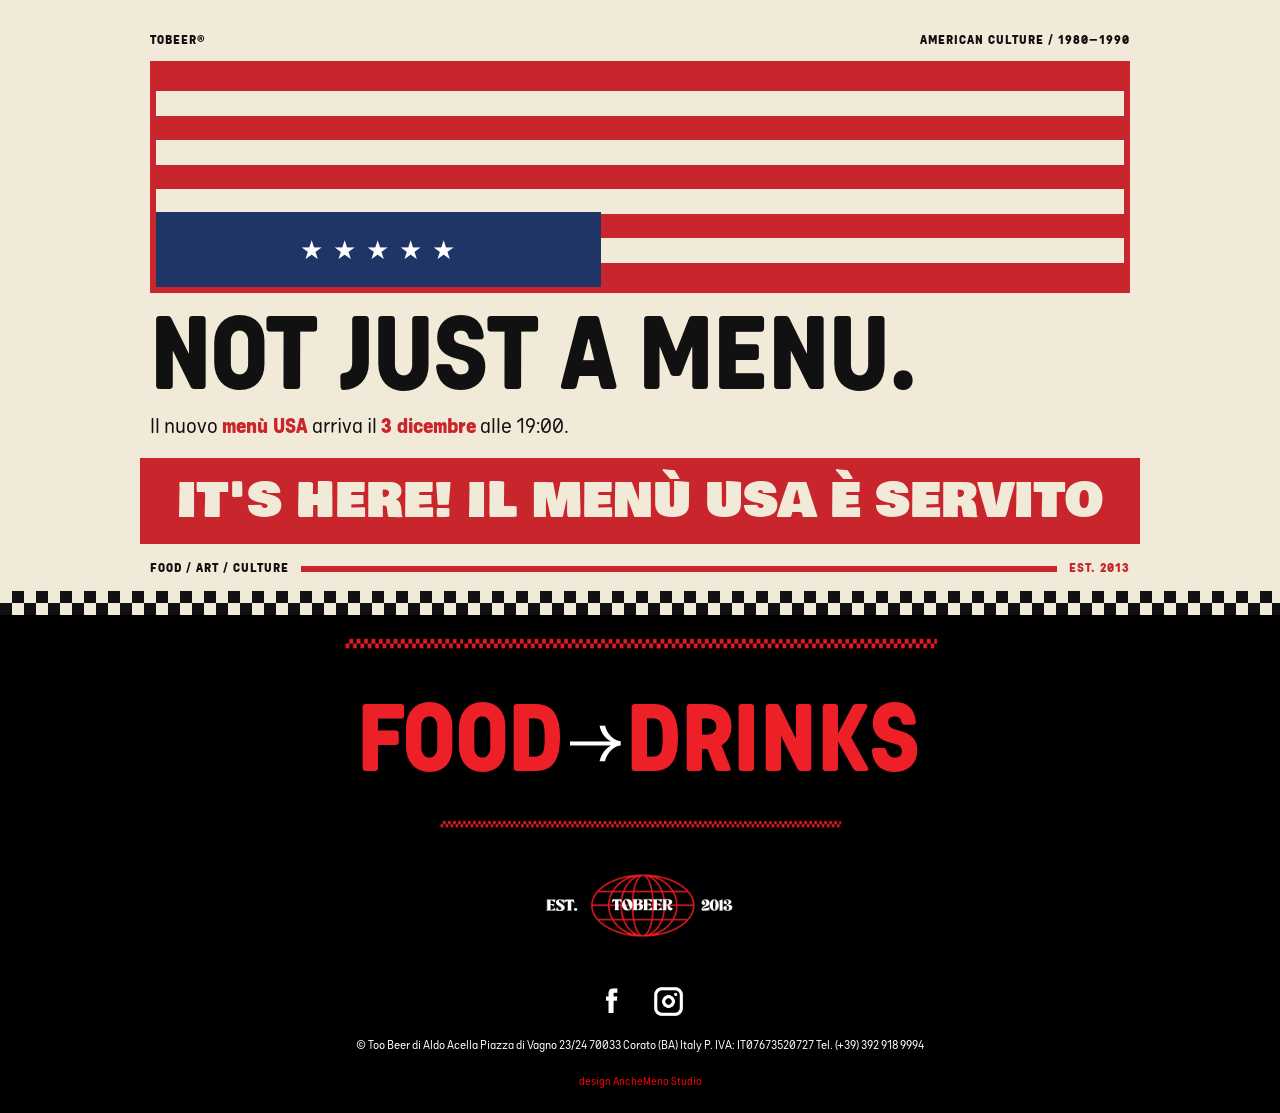
<file: sito/index.html>
<!doctype html>
<html class="no-js" lang="it">

<head>

    <title>TO BEER - FRATERNITY HOUSE | CORATO</title>

    <meta charset="utf-8">
    <meta http-equiv="X-UA-Compatible" content="IE=edge" />
    <meta name="viewport" content="width=device-width,initial-scale=1.0,maximum-scale=100" />

    <meta name="author" content="AncheMeno Studio">

    <meta name="description" content="TO BEER - FRATERNITY HOUSE | CORATO">

    <meta name="keywords" content="beer, corato, fraternity house, birre artigianali, cucina dal mondo">

    <meta property="og:description" content="TO BEER - FRATERNITY HOUSE | CORATO" />

    <meta property="og:image" content="immagini/ogimage.jpg" />

    <meta property="og:url" content="https://tobeerfraternityhouse.it/" />

    <meta property="og:title" content="TO BEER - Fraternity House. E' online il nuovo menù!" />

    <link rel="shortcut icon" href="immagini/favicon3.png">

    <link rel="stylesheet" href="css/style.css?2" type="text/css" charset="utf-8" />

</head>

<body>

<style type="text/css">

@font-face {
    font-family: 'Gravitica';
    src: url('font/GraviticaRounded-Regular.otf') format('opentype');
}

@font-face {
    font-family: 'GraviticaBlack';
    src: url('font/GraviticaRounded-Black.otf') format('opentype');
}

@font-face {
    font-family: 'Bowlby';
    src: url('font/BowlbyOneSC-Regular.ttf') format('truetype');
}

body {
    margin:0;
    background:#000000;
    width:100%;
    height:100%;
    font-family:'Gravitica', sans-serif;
}

.navigation {
    background-color:#000000;
}

.navigation a,
.navigation2 a {
    color:#ee2027;
    font-family:'GraviticaBlack', sans-serif;
    text-transform:uppercase;
}

.navigation a:after {
    color:white;
}

.ricetta span.small {
    font-style:italic;
    font-size:70%;
}

.ricetta span.small:before {
    margin-right:9px;
}

</style>
<link rel="stylesheet" href="css/responsive.css?v=3" type="text/css" />


<div class="container">
<link rel="stylesheet" href="css/countdown-usa.css?v=1" type="text/css" />

<!-- ===== COUNTDOWN MENU USA (3 dicembre 2026, 19:00) ===== -->
<section class="usa-cd" id="usa-countdown" aria-label="Countdown nuovo menù USA">
    <div class="usa-cd__top"><span>Tobeer®</span><span>American Culture / 1980—1990</span></div>
    <div class="usa-cd__flag" aria-hidden="true"><div class="usa-cd__stars">★ ★ ★ ★ ★</div></div>
    <h2 class="usa-cd__title">Not just a menu.</h2>
    <p class="usa-cd__sub">Il nuovo <strong>menù USA</strong> arriva il <strong>3 dicembre</strong> alle 19:00.</p>
    <div class="usa-cd__clock" role="timer" aria-live="off">
        <div class="usa-cd__cell"><span class="usa-cd__num" data-u="d">--</span><span class="usa-cd__lab">Giorni</span></div>
        <div class="usa-cd__cell"><span class="usa-cd__num" data-u="h">--</span><span class="usa-cd__lab">Ore</span></div>
        <div class="usa-cd__cell"><span class="usa-cd__num" data-u="m">--</span><span class="usa-cd__lab">Min</span></div>
        <div class="usa-cd__cell"><span class="usa-cd__num" data-u="s">--</span><span class="usa-cd__lab">Sec</span></div>
    </div>
    <div class="usa-cd__live">It's here! Il menù USA è servito</div>
    <div class="usa-cd__bottom"><span>Food / Art / Culture</span><i></i><span>Est. 2013</span></div>
    <div class="usa-cd__checker" aria-hidden="true"></div>
</section>
<script>
(function () {
    var target = new Date("2026-12-03T19:00:00+01:00").getTime();
    var box = document.getElementById("usa-countdown");
    if (!box) return;
    var el = {};
    ["d","h","m","s"].forEach(function (k) { el[k] = box.querySelector('[data-u="' + k + '"]'); });
    function pad(n) { return (n < 10 ? "0" : "") + n; }
    function tick() {
        var diff = target - Date.now();
        if (diff <= 0) { box.classList.add("is-live"); return; }
        var s = Math.floor(diff / 1000);
        el.d.textContent = pad(Math.floor(s / 86400));
        el.h.textContent = pad(Math.floor(s % 86400 / 3600));
        el.m.textContent = pad(Math.floor(s % 3600 / 60));
        el.s.textContent = pad(s % 60);
        setTimeout(tick, 1000 - (Date.now() % 1000));
    }
    tick();
})();
</script>
<!-- ===== FINE COUNTDOWN ===== -->

    <div class="immagine">

        <img src="immagini/toober-menu-2025-separatore.jpg?123123">

    </div>

    <div class="navigation2">
        <a href="food.html">food</a>
        <a href="drinks.html">drinks</a>
    </div>

    <div class="container" style="background:#000;">

        <img src="immagini/tobeer-logo-2.jpg" style="margin-bottom:30px;">

        <div class="prefooter">

            <div class="fb">
                <a href="https://www.facebook.com/tobeercorato/" target="_blank">
                    <img src="immagini/fb.png">
                </a>
            </div>

            <div class="ig">
                <a href="https://www.instagram.com/tobeer_fraternityhouse/" target="_blank">
                    <img src="immagini/ig.png">
                </a>
            </div>

        </div>

        <div class="footer">

            ©

            <a href="https://maps.app.goo.gl/DpoAVaahCA1fSG4W6" target="_blank">
                Too Beer di Aldo Acella
                Piazza di Vagno 23/24
                70033 Corato (BA) Italy
            </a>

            P. IVA: IT07673520727

            <a href="tel:+393929189994">
                Tel. (+39) 392 918 9994
            </a>

        </div>

        <div class="credits">
            <p>
                <a href="#" target="_blank">
                    design AncheMeno Studio
                </a>
            </p>
        </div>

    </div>

</div>

</body>

</html>
</file>
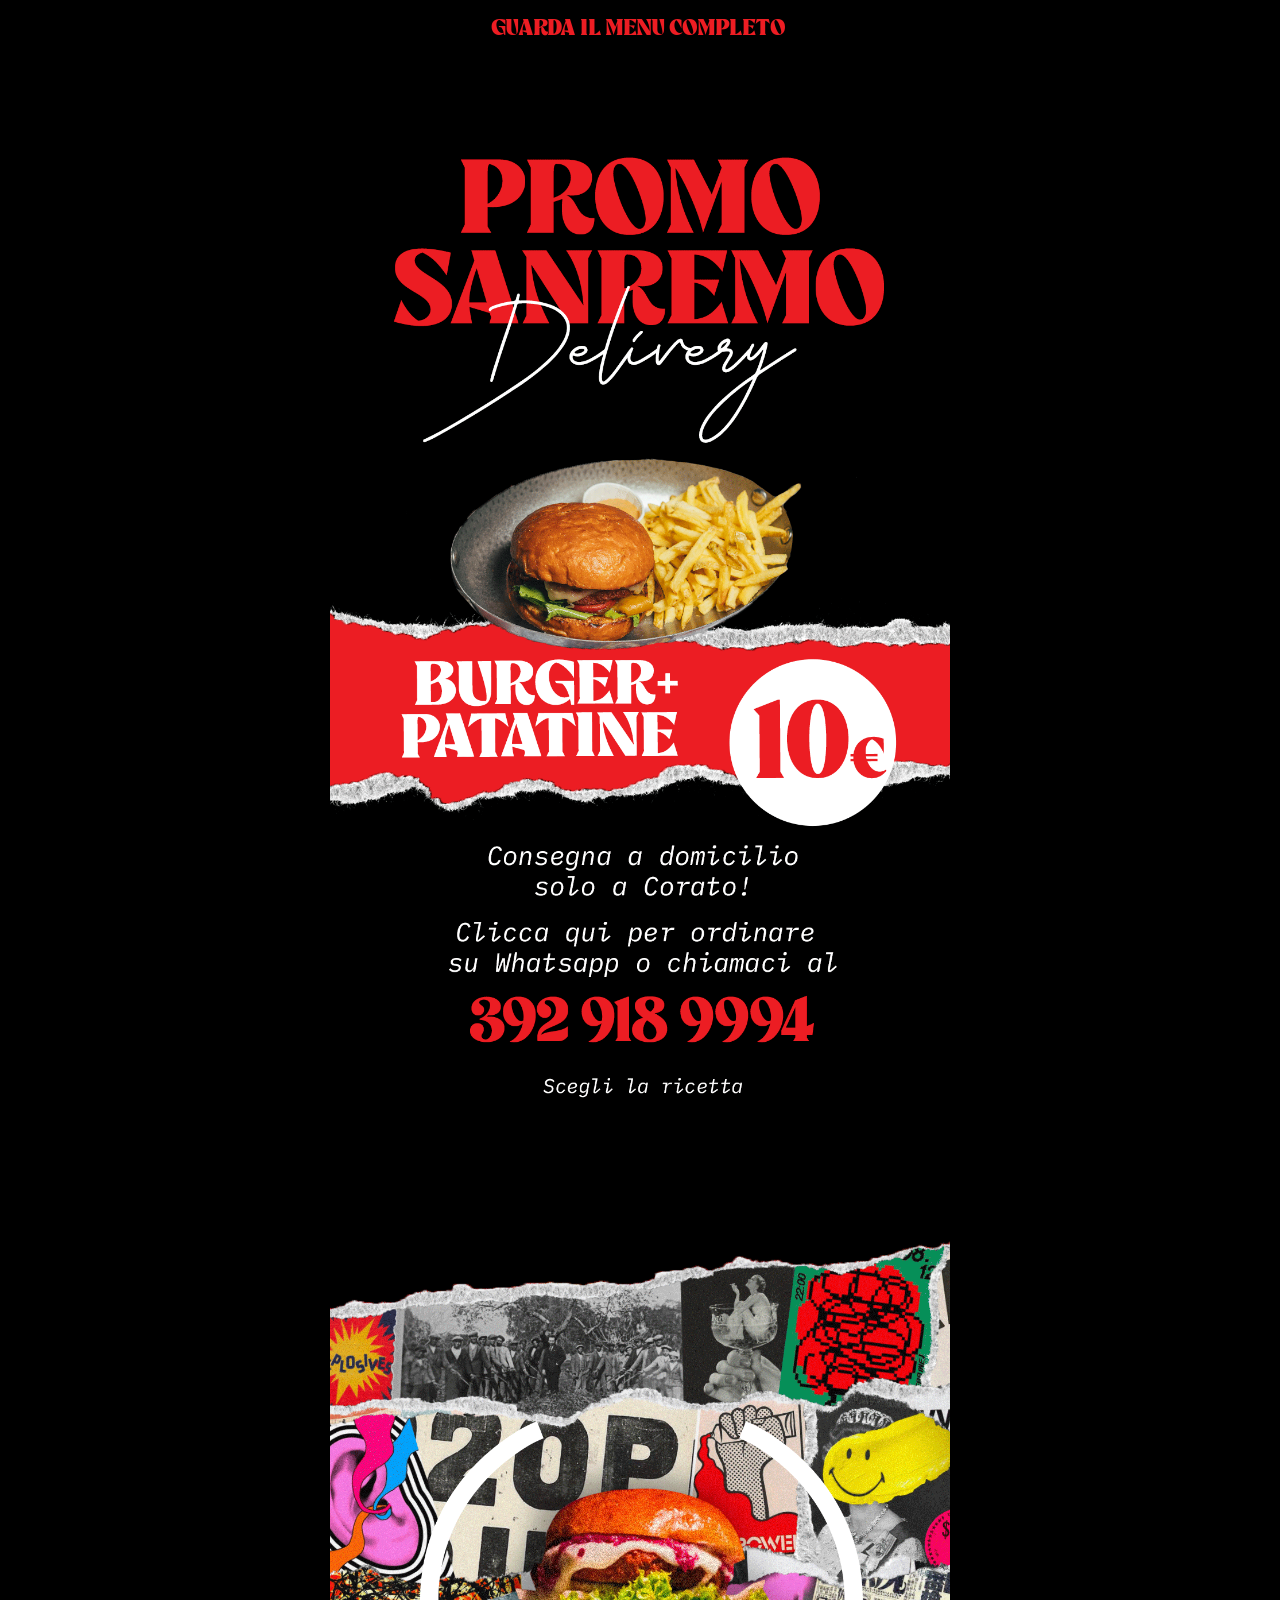
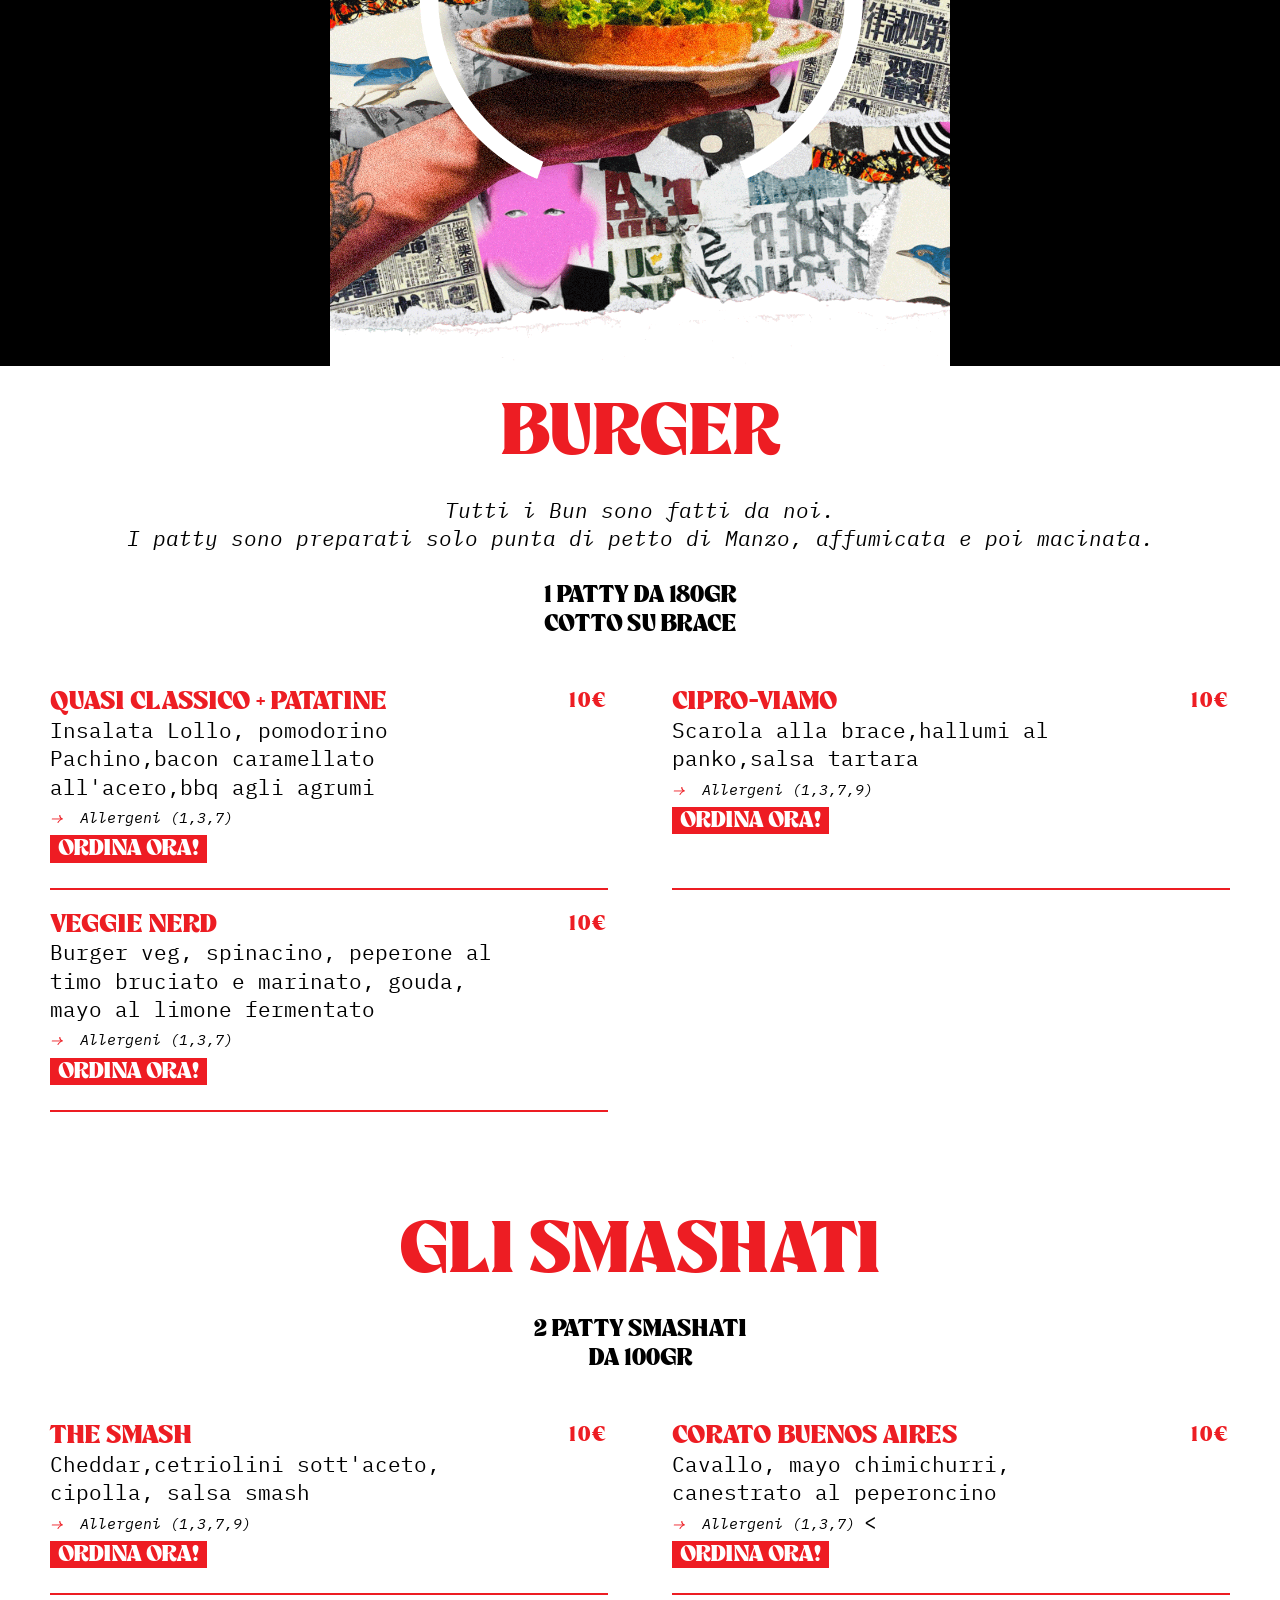
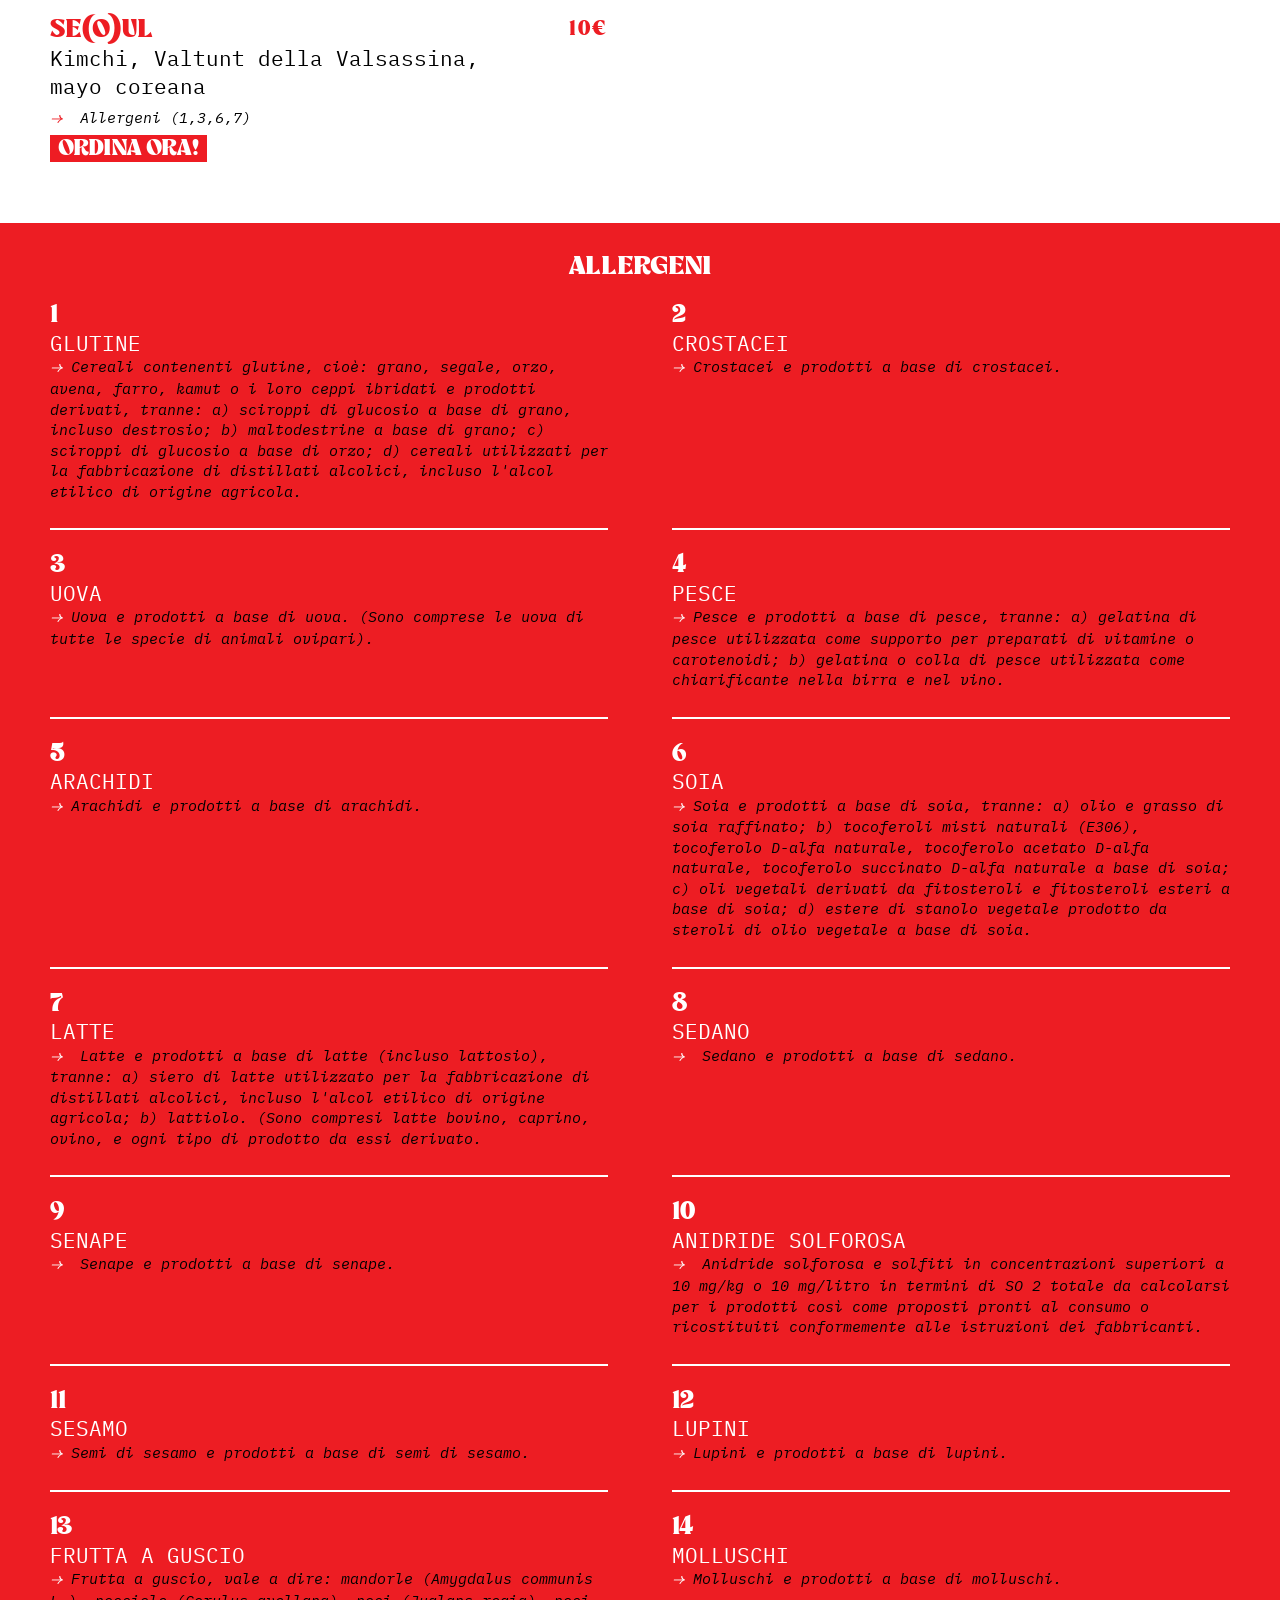
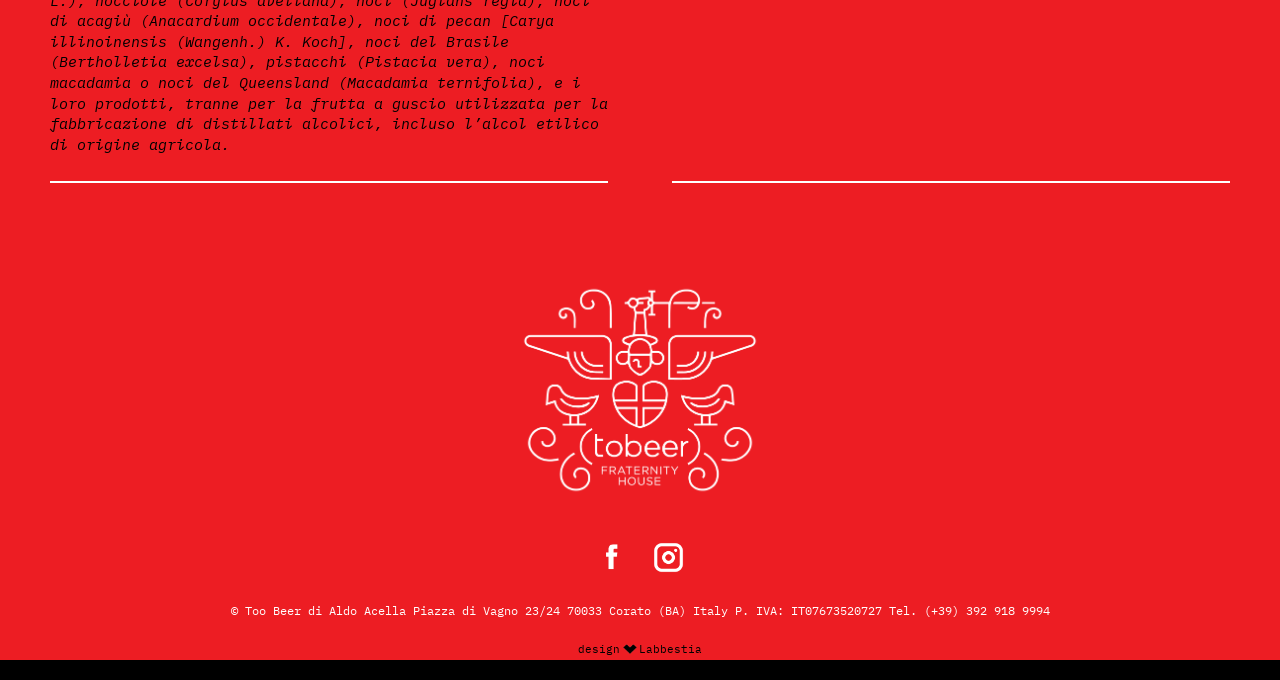
<file: sito/sanremo-delivery/index.html>
<!doctype html>
<html class="no-js" lang="it">
    <head>
        <!-- title -->
        <title>TO BEER - SPECIAL DELIVERY SANREMO | CORATO</title>
        <meta charset="utf-8">
        <meta http-equiv="X-UA-Compatible" content="IE=edge" />
        <meta name="viewport" content="width=device-width,initial-scale=1.0,maximum-scale=100" />
        <meta name="author" content="labbestia">
        <!-- description -->
        <meta name="description" content="TO BEER - FRATERNITY HOUSE | CORATO">
        <!-- keywords -->
        <meta name="keywords" content="beer, corato, fraternity house, birre artigianali, cucina dal mondo, ">
        <!-- og -->
        <meta property="og:description" content="TO BEER - FRATERNITY HOUSE | CORATO" />
       

        <meta property="og:image" content="immagini/ogimage.jpg" /> <!-- DA AGGIORNARE -->

        <meta property="og:url" content="https://tobeerfraternityhouse.it/" /> 
        <meta property="og:title" content="TO BEER - Fraternity House. E' online il nuovo menù! " />
        <!-- favicon -->
       <link rel="shortcut icon" href="immagini/favicon3.png">
      
        <!-- animation -->
        <link rel="stylesheet" href="css/style.css" type="text/css" charset="utf-8"/>
       
    </head>
    
    <body>

        <style type="text/css">

        body {
     margin:0 0 0 0px;
     /*background: #ed1d23;*/
     background: #000000;
     width: 100%;  
     height: 100%;          
     font-family: 'IBM Plex Mono', monospace;
     
}
.sanremo {
    color: white;
    background: #ee1c23;
    padding: 0 8px;
    display: inline-block;
    font-size: 108% !important;
    margin: 6px 0 -7px 0;
}
            

            .navigation {
   
    background-color:#000000;
   
}
.navigation a {
    color: #ed1d23;
    
}


.navigation a:after {
    color: white;
   
}

.ricetta span.small {
    font-style: italic;
    font-size: 70%;
}
.ricetta span.small:before {

    margin-right: 9px;
}
        </style>


         

        <div class="container">

            <div class="navigation"> 
                <a href="https://www.tobeerfraternityhouse.it/" target="_blank">guarda il menu completo</a> 
            </div>


            <div class="immagine" style="padding-top:100px"><a href="https://api.whatsapp.com/send?phone=393929189994&amp;text=Ciao, vorrei effettuare una prenotazione per lo special delivery di Sanremo..." title="Whatsapp" target="_blank"><img src="immagini/to-beer-special-sanremo.gif"></a></div>




             

           <div id="burger" class="immagine"><img src="immagini/to-beer-fraternity-house-menu-6.gif?123"></div>



              <!-- BURGER -->

             <div class="d bgwhite burger">
                
                <h2>BURGER</h2>
                <p class="center"><br>Tutti i Bun sono fatti da noi.<br>I patty sono preparati solo punta di petto di Manzo, affumicata e poi macinata.<br><br>
                    </p>

                    <h4 class="center">1 patty da 180gr<br> cotto su brace<br><br></h4>


                <div class="ricetta">
                 
                    <div class="sx">
                        <h3>QUASI CLASSICO + PATATINE</h3>
                        <p>Insalata Lollo, pomodorino Pachino,bacon caramellato all'acero,bbq agli agrumi
                            <br><span class="small"> Allergeni (1,3,7) </span></p>
                            <a href="https://api.whatsapp.com/send?phone=393929189994&amp;text=Ciao, vorrei effettuare una prenotazione per lo special delivery di Sanremo..." title="Whatsapp" target="_blank">  <h4 class="sanremo">ORDINA ORA!</h4></a>

                    </div>
                    <div class="dx">
                        <p>10€</p>
                    </div>



                </div>


                <div class="ricetta">
                    
                    <div class="sx">
                        <h3>CIPRO-VIAMO</h3>
                        <p>Scarola alla brace,hallumi al panko,salsa tartara
                            <br><span class="small"> Allergeni (1,3,7,9) </span></p>
                                                        <a href="https://api.whatsapp.com/send?phone=393929189994&amp;text=Ciao, vorrei effettuare una prenotazione per lo special delivery di Sanremo..." title="Whatsapp" target="_blank">  <h4 class="sanremo">ORDINA ORA!</h4></a>

                    </div>
                    <div class="dx">
                        <p>10€</p>
                    </div>
                    

                </div>


               

                 <div class="ricetta">
                    
                    <div class="sx">
                        <h3>VEGGIE NERD</h3>
                        <p>Burger veg, spinacino, peperone al timo bruciato e marinato, gouda, mayo al limone fermentato
                            <br><span class="small"> Allergeni (1,3,7) </span></p>
                                                        <a href="https://api.whatsapp.com/send?phone=393929189994&amp;text=Ciao, vorrei effettuare una prenotazione per lo special delivery di Sanremo..." title="Whatsapp" target="_blank">  <h4 class="sanremo">ORDINA ORA!</h4></a>

                    </div>
                    <div class="dx">
                        <p>10€</p>
                    </div>
                    

                </div>


                 <h2><br>GLI SMASHATI</h2>

                  <h4 class="center"><br>2 patty smashati<br> da 100gr<br><br></h4>



                 <div class="ricetta">
                    
                    <div class="sx">
                        <h3>THE SMASH</h3>
                        <p>Cheddar,cetriolini sott'aceto, cipolla, salsa smash
                            <br><span class="small"> Allergeni (1,3,7,9) </span></p>
                                                        <a href="https://api.whatsapp.com/send?phone=393929189994&amp;text=Ciao, vorrei effettuare una prenotazione per lo special delivery di Sanremo..." title="Whatsapp" target="_blank">  <h4 class="sanremo">ORDINA ORA!</h4></a>

                    </div>
                    <div class="dx">
                        <p>10€</p>
                    </div>
                    

                </div>


                <div class="ricetta">
                    
                    <div class="sx">
                        <h3>CORATO BUENOS AIRES</h3>
                        <p>Cavallo, mayo chimichurri, canestrato al peperoncino
                            <br><span class="small"> Allergeni (1,3,7) </span><</p>
                                                        <a href="https://api.whatsapp.com/send?phone=393929189994&amp;text=Ciao, vorrei effettuare una prenotazione per lo special delivery di Sanremo..." title="Whatsapp" target="_blank">  <h4 class="sanremo">ORDINA ORA!</h4></a>

                    </div>
                    <div class="dx">
                        <p>10€</p>
                    </div>
                 

                </div>

                <div class="ricetta">
                    
                    <div class="sx">
                        <h3>Se(o)ul</h3>
                        <p>Kimchi, Valtunt della Valsassina, mayo coreana
                        <br><span class="small"> Allergeni (1,3,6,7) </span></p>
                                                    <a href="https://api.whatsapp.com/send?phone=393929189994&amp;text=Ciao, vorrei effettuare una prenotazione per lo special delivery di Sanremo..." title="Whatsapp" target="_blank">  <h4 class="sanremo">ORDINA ORA!</h4></a>

                    </div>
                    <div class="dx">
                        <p>10€</p>
                    </div>
                    
            

                </div>

                

            


            </div>







             <!-- DESSERT -->

             <div class="d bgred dessert" style="background: #ed1d23;">
                
               
              
         




                <h3 style="text-align: center;"><br>ALLERGENI</h3>


                <style type="text/css">
                .cento {width: 100% !important;}
                .xxs { display: block; line-height: 1.4; color: black;}
                .uait {color: white;}
                    

                </style>
<link rel="stylesheet" href="../css/responsive.css?v=3" type="text/css" />


                <div class="ricetta">
                    
                    <div class="sx cento">
                        <h3> 1 </h3>
                        <p class="uait"> GLUTINE
                        <br><span class="small xxs">Cereali contenenti glutine, cioè: grano, segale, orzo, avena, farro, kamut o i loro ceppi ibridati e prodotti derivati, tranne:
a) sciroppi di glucosio a base di grano, incluso destrosio;
b) maltodestrine a base di grano;
c) sciroppi di glucosio a base di orzo;
d) cereali utilizzati per la fabbricazione di distillati alcolici, incluso l'alcol etilico di origine agricola.</span></p>
                    </div>
                </div>

                <div class="ricetta">
                      <div class="sx cento">
                        <h3> 2 </h3>
                        <p class="uait"> CROSTACEI
                        <br><span class="small xxs">Crostacei e prodotti a base di crostacei.</span></p>
                    </div>
                </div>


                <div class="ricetta">
                      <div class="sx cento">
                        <h3> 3 </h3>
                        <p class="uait"> UOVA
                        <br><span class="small xxs">Uova e prodotti a base di uova. (Sono comprese le uova di tutte le specie di animali ovipari).</span></p>
                    </div>
                </div>


                <div class="ricetta">
                      <div class="sx cento">
                        <h3> 4 </h3>
                        <p class="uait"> PESCE
                        <br><span class="small xxs">Pesce e prodotti a base di pesce, tranne:
a) gelatina di pesce utilizzata come supporto per preparati di vitamine o carotenoidi;
b) gelatina o colla di pesce utilizzata come chiarificante nella birra e nel vino.</span></p>
                    </div>
                </div>


                <div class="ricetta">
                      <div class="sx cento">
                        <h3> 5 </h3>
                        <p class="uait"> ARACHIDI
                        <br><span class="small xxs">Arachidi e prodotti a base di arachidi.</span></p>
                    </div>
                </div>


                <div class="ricetta">
                      <div class="sx cento">
                        <h3> 6 </h3>
                        <p class="uait"> SOIA
                        <br><span class="small xxs">Soia e prodotti a base di soia, tranne:
a) olio e grasso di soia raffinato;
b) tocoferoli misti naturali (E306), tocoferolo D-alfa naturale, tocoferolo acetato D-alfa naturale, tocoferolo succinato D-alfa naturale a base di soia;
c) oli vegetali derivati da fitosteroli e fitosteroli esteri a base di soia;
d) estere di stanolo vegetale prodotto da steroli di olio vegetale a base di soia.</span></p>
                    </div>
                </div>

                <div class="ricetta">
                      <div class="sx cento">
                        <h3> 7 </h3>
                        <p class="uait"> LATTE
                        <br><span class="small xxs"> Latte e prodotti a base di latte (incluso lattosio), tranne:
a) siero di latte utilizzato per la fabbricazione di distillati alcolici, incluso l'alcol etilico di origine agricola;
b) lattiolo. (Sono compresi latte bovino, caprino, ovino, e ogni tipo di prodotto da essi derivato.</span></p>
                    </div>
                </div>

                <div class="ricetta">
                      <div class="sx cento">
                        <h3> 8 </h3>
                        <p class="uait"> SEDANO
                        <br><span class="small xxs"> Sedano e prodotti a base di sedano.</span></p>
                    </div>
                </div>

                 <div class="ricetta">
                      <div class="sx cento">
                        <h3> 9 </h3>
                        <p class="uait"> SENAPE
                        <br><span class="small xxs"> Senape e prodotti a base di senape.</span></p>
                    </div>
                </div>

                <div class="ricetta">
                      <div class="sx cento">
                        <h3> 10 </h3>
                        <p class="uait"> ANIDRIDE SOLFOROSA
                        <br><span class="small xxs"> Anidride solforosa e solfiti in concentrazioni superiori a 10 mg/kg o 10 mg/litro in termini di SO 2 totale da calcolarsi per i prodotti così
come proposti pronti al consumo o ricostituiti conformemente alle istruzioni dei fabbricanti.</span></p>
                    </div>
                </div>


                 <div class="ricetta">
                      <div class="sx cento">
                        <h3> 11 </h3>
                        <p class="uait"> SESAMO
                        <br><span class="small xxs">Semi di sesamo e prodotti a base di semi di sesamo.</span></p>
                    </div>
                </div>

                 <div class="ricetta">
                      <div class="sx cento">
                        <h3> 12 </h3>
                        <p class="uait"> LUPINI
                        <br><span class="small xxs">Lupini e prodotti a base di lupini.</span></p>
                    </div>
                </div>


                  <div class="ricetta">
                      <div class="sx cento">
                        <h3> 13 </h3>
                        <p class="uait"> FRUTTA A GUSCIO
                        <br><span class="small xxs">Frutta a guscio, vale a dire: mandorle (Amygdalus communis L.), nocciole (Corylus avellana), noci (Juglans regia), noci di acagiù
(Anacardium occidentale), noci di pecan [Carya illinoinensis (Wangenh.) K. Koch], noci del Brasile (Bertholletia excelsa), pistacchi
(Pistacia vera), noci macadamia o noci del Queensland (Macadamia ternifolia), e i loro prodotti, tranne per la frutta a guscio utilizzata per
la fabbricazione di distillati alcolici, incluso l’alcol etilico di origine agricola.</span></p>
                    </div>
                </div>


                <div class="ricetta">
                      <div class="sx cento">
                        <h3> 14 </h3>
                        <p class="uait"> MOLLUSCHI
                        <br><span class="small xxs">Molluschi e prodotti a base di molluschi.</span></p>
                    </div>
                </div>
                    
                    




                <div class="ricetta">
                    
                    <div class="sx">
                        <h3>  </h3>
                        <p> </p>
                    </div>

                    <div class="dx">
                        <p></p>
                    </div>
                    
                    

                </div>






              
            


            </div>
            </div>
            <div class="container" style="background: #ed1d23;">
            <img id="logo" src="immagini/tobeer-logo-red.png" >
            
            <div class="prefooter">
                <div class="fb"><a href="https://www.facebook.com/tobeercorato/" target="_blank"><img src="immagini/fb.png"></a></div>
                <div class="ig"><a href="https://www.instagram.com/tobeer_fraternityhouse/"><img src="immagini/ig.png"></a></div>
                

                
            </div>
            <div class="footer">© <a href="https://maps.app.goo.gl/DpoAVaahCA1fSG4W6" target="_blank">Too Beer di Aldo Acella Piazza di Vagno 23/24 70033 Corato (BA) Italy</a> P. IVA: IT07673520727 <a href="tel:+393929189994">Tel. (+39) 392 918 9994</a>
            </div>

            <div class="credits"><p><a href="https://www.labbestia.com" target="_blank">design<img src="immagini/labbestia.png" style="width: 14px;margin: 0 2px -1px 3px;">Labbestia </a></p></div>


        </div>


    </body>
</html>
</file>
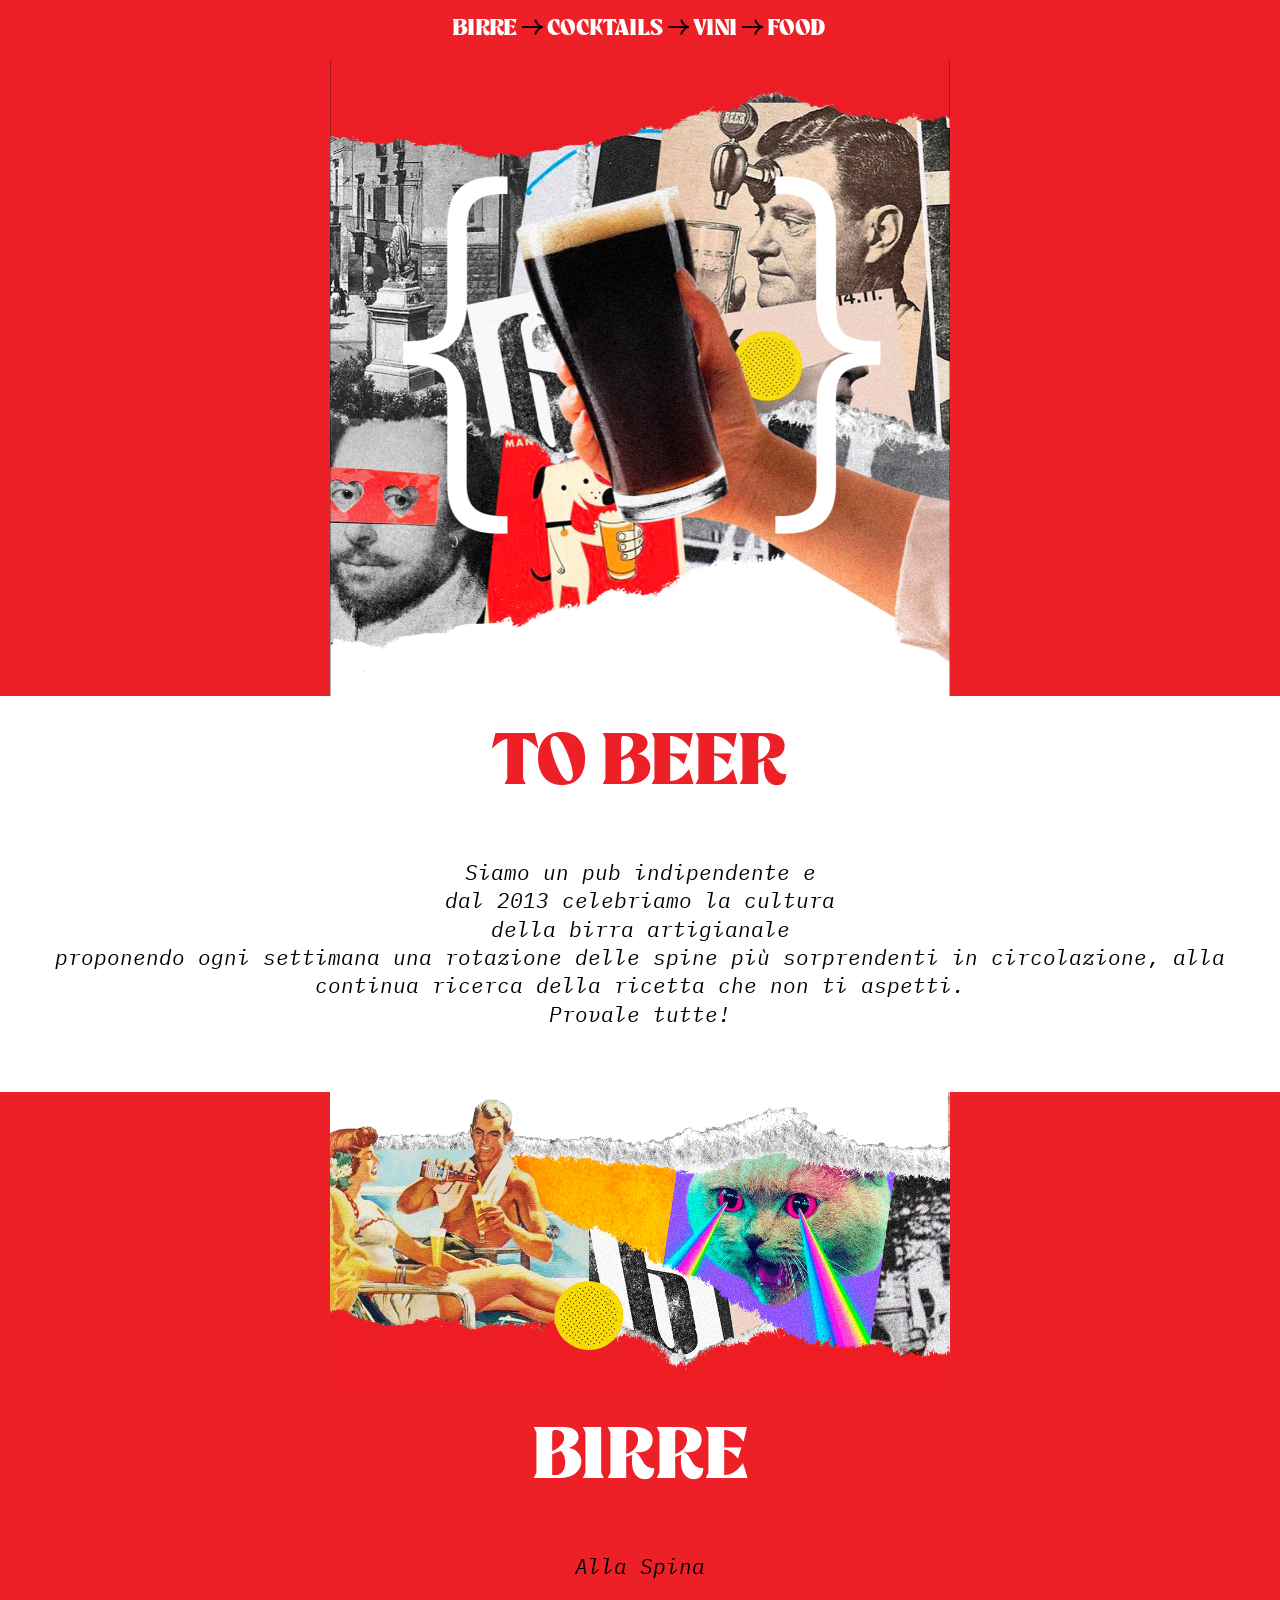
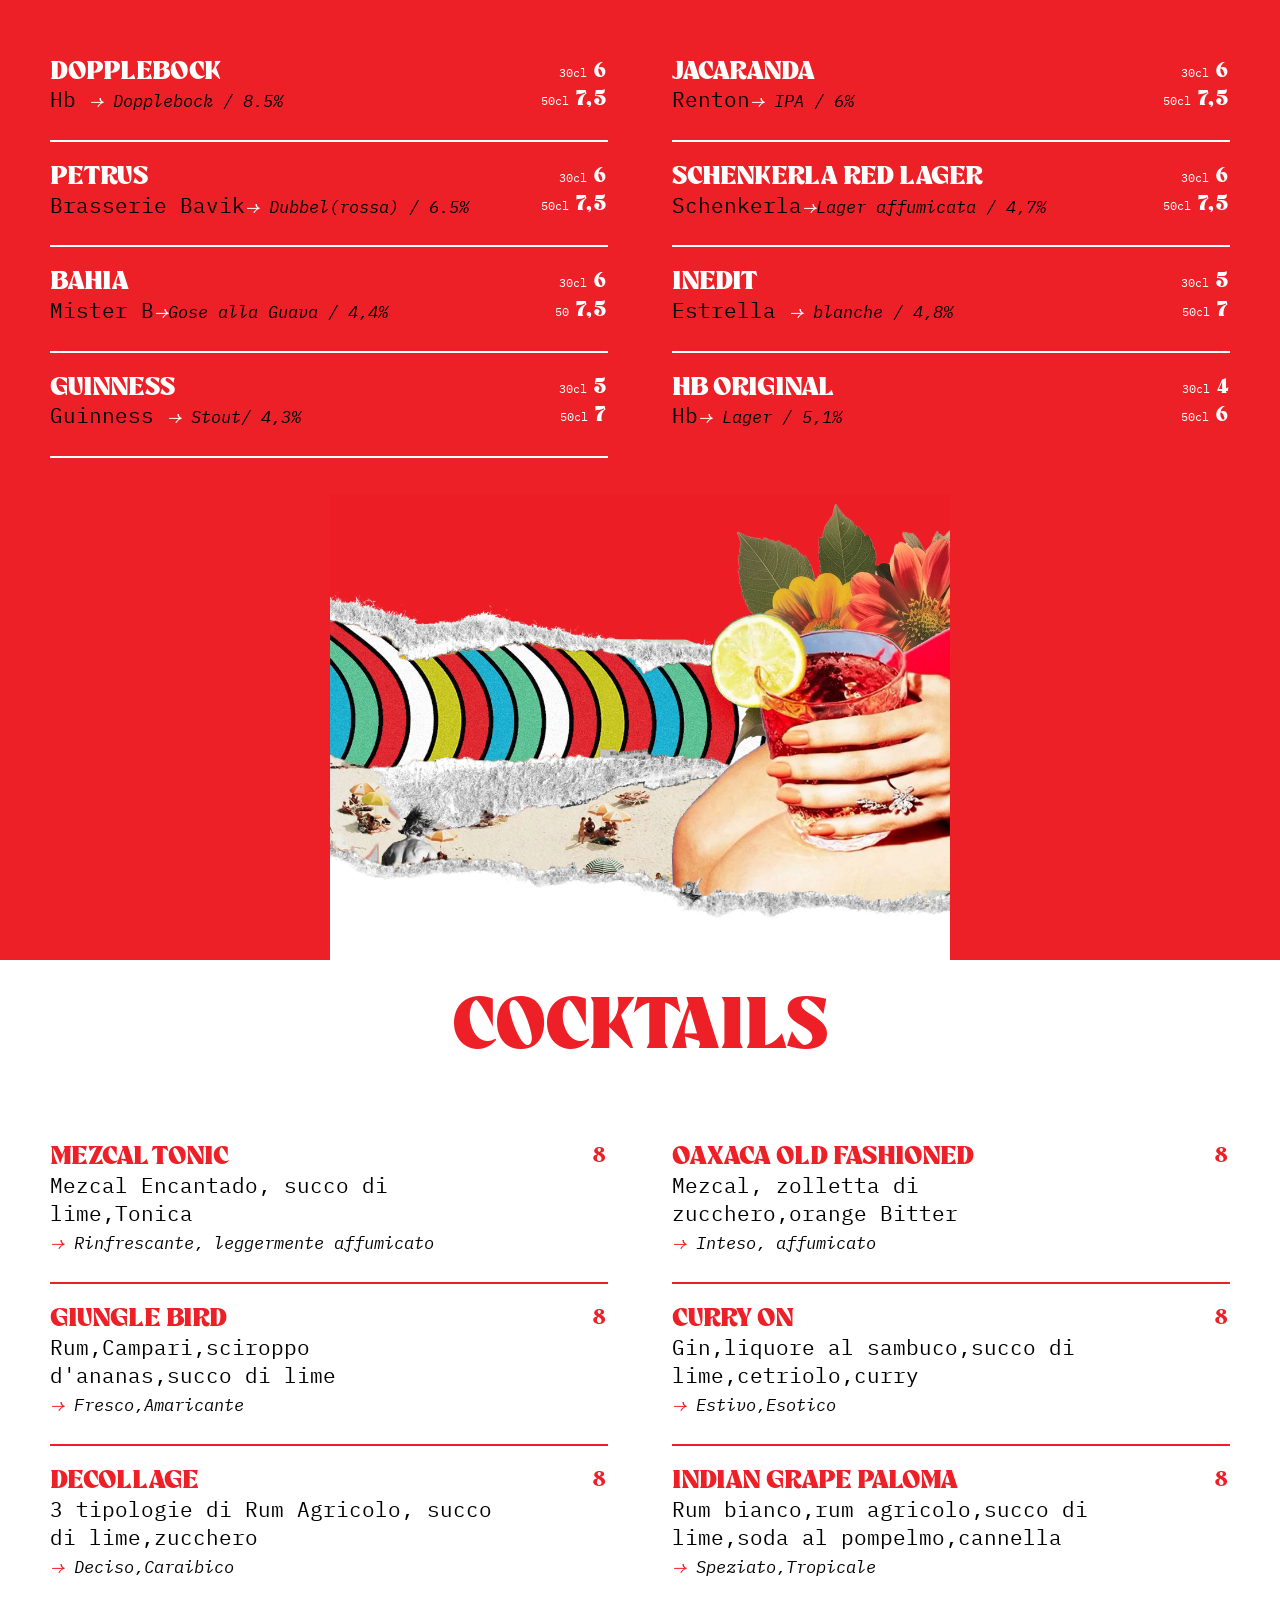
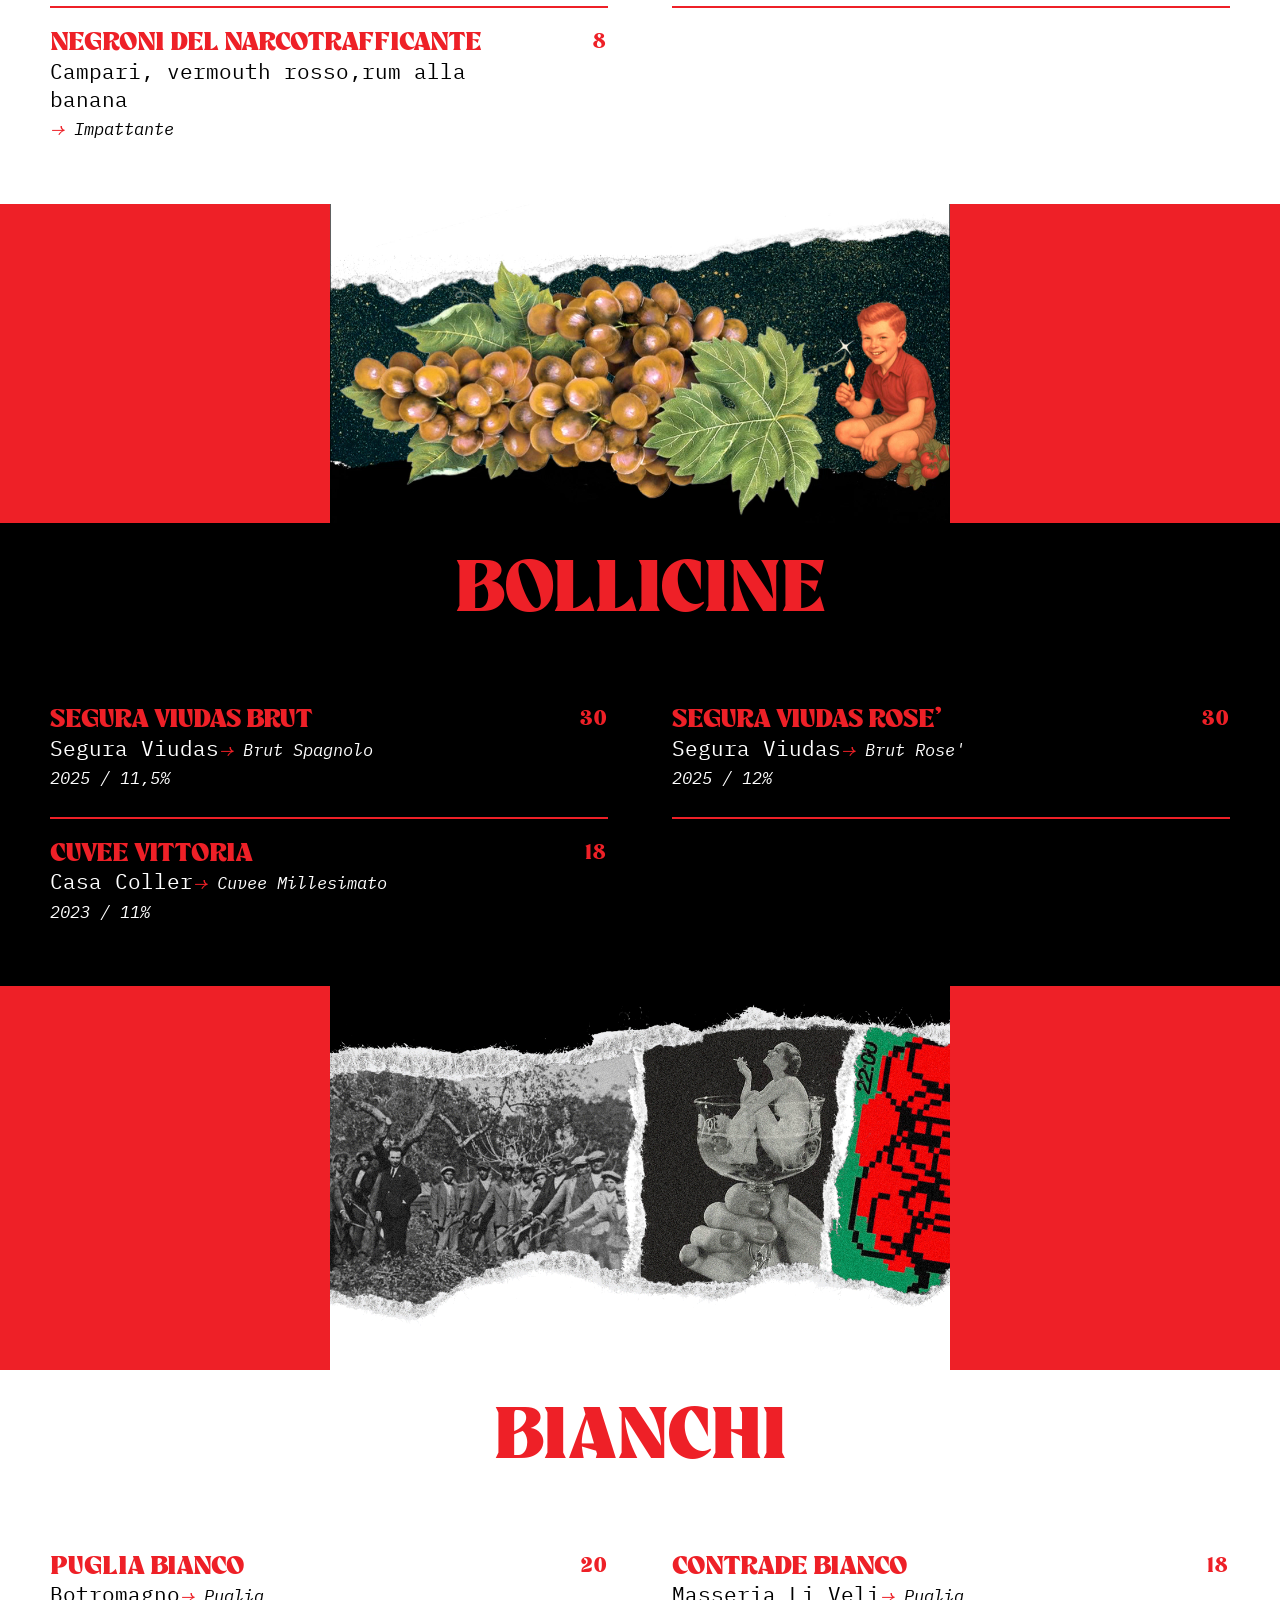
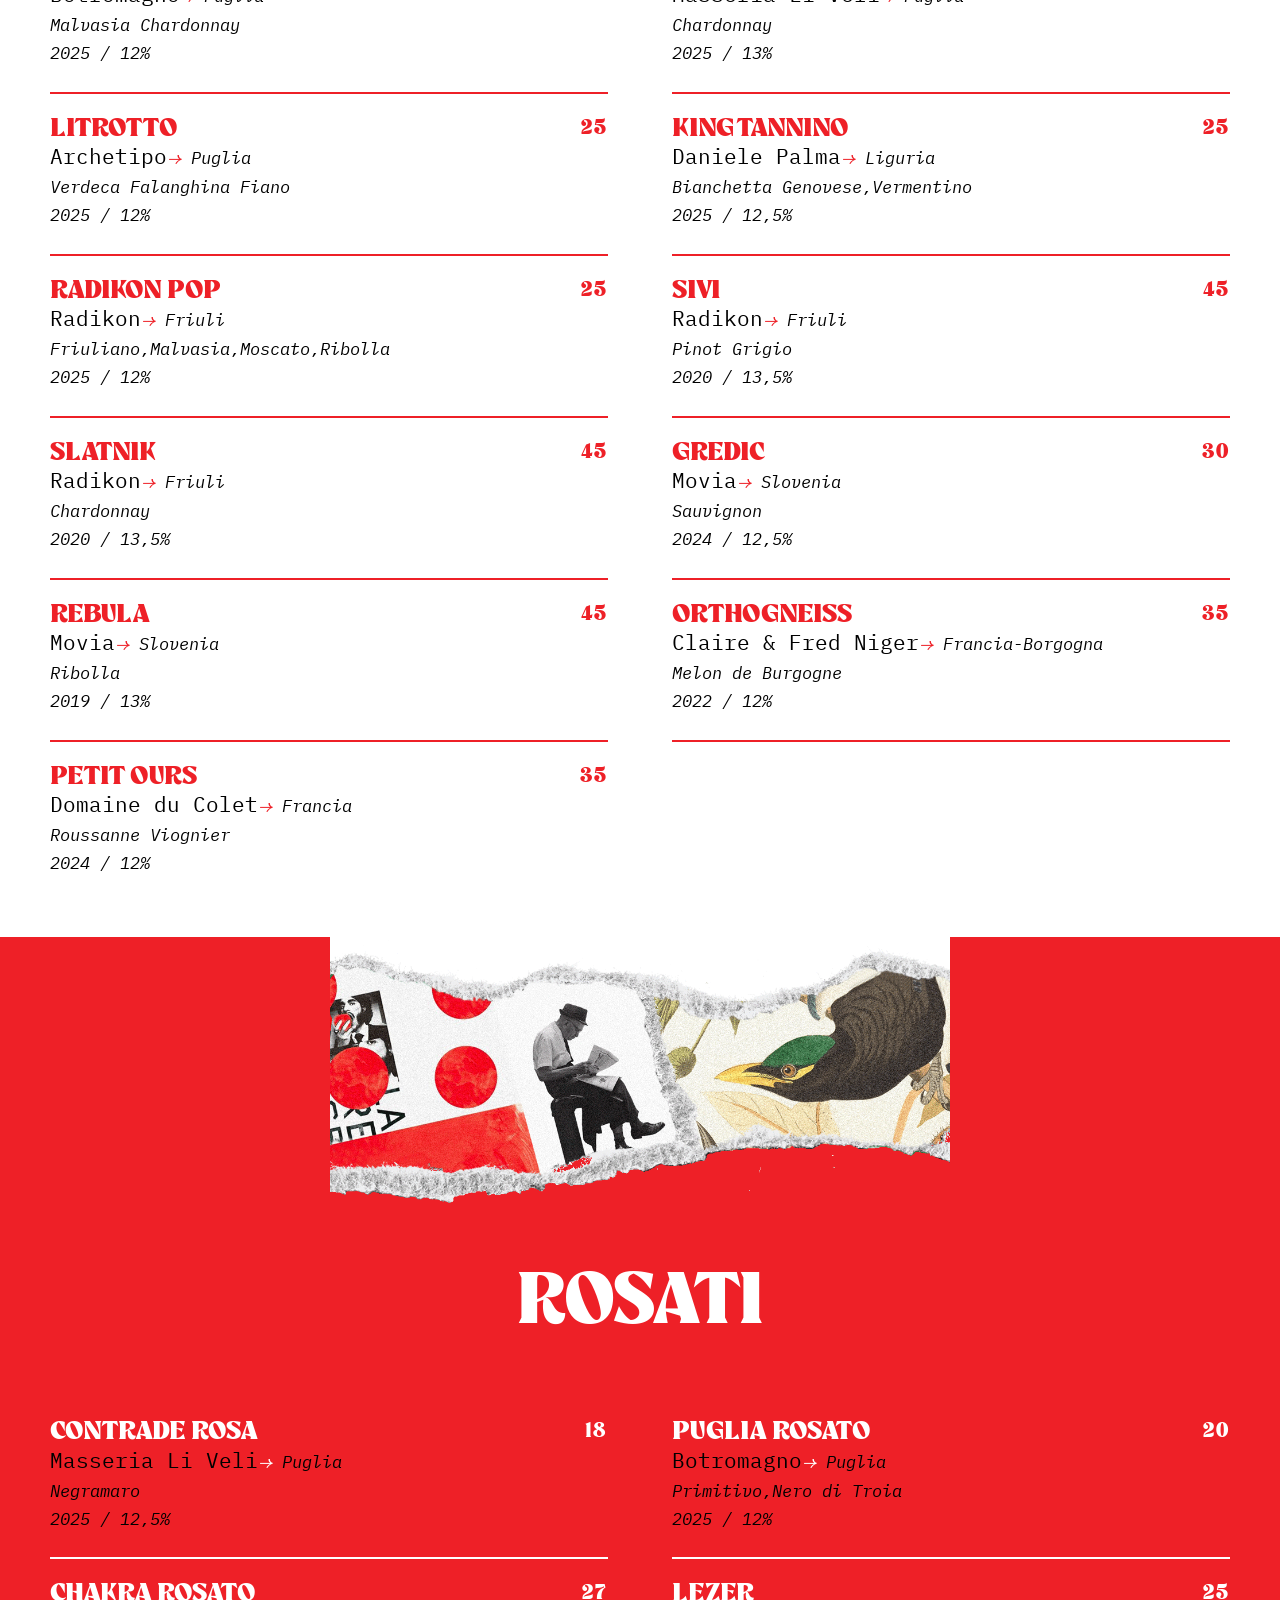
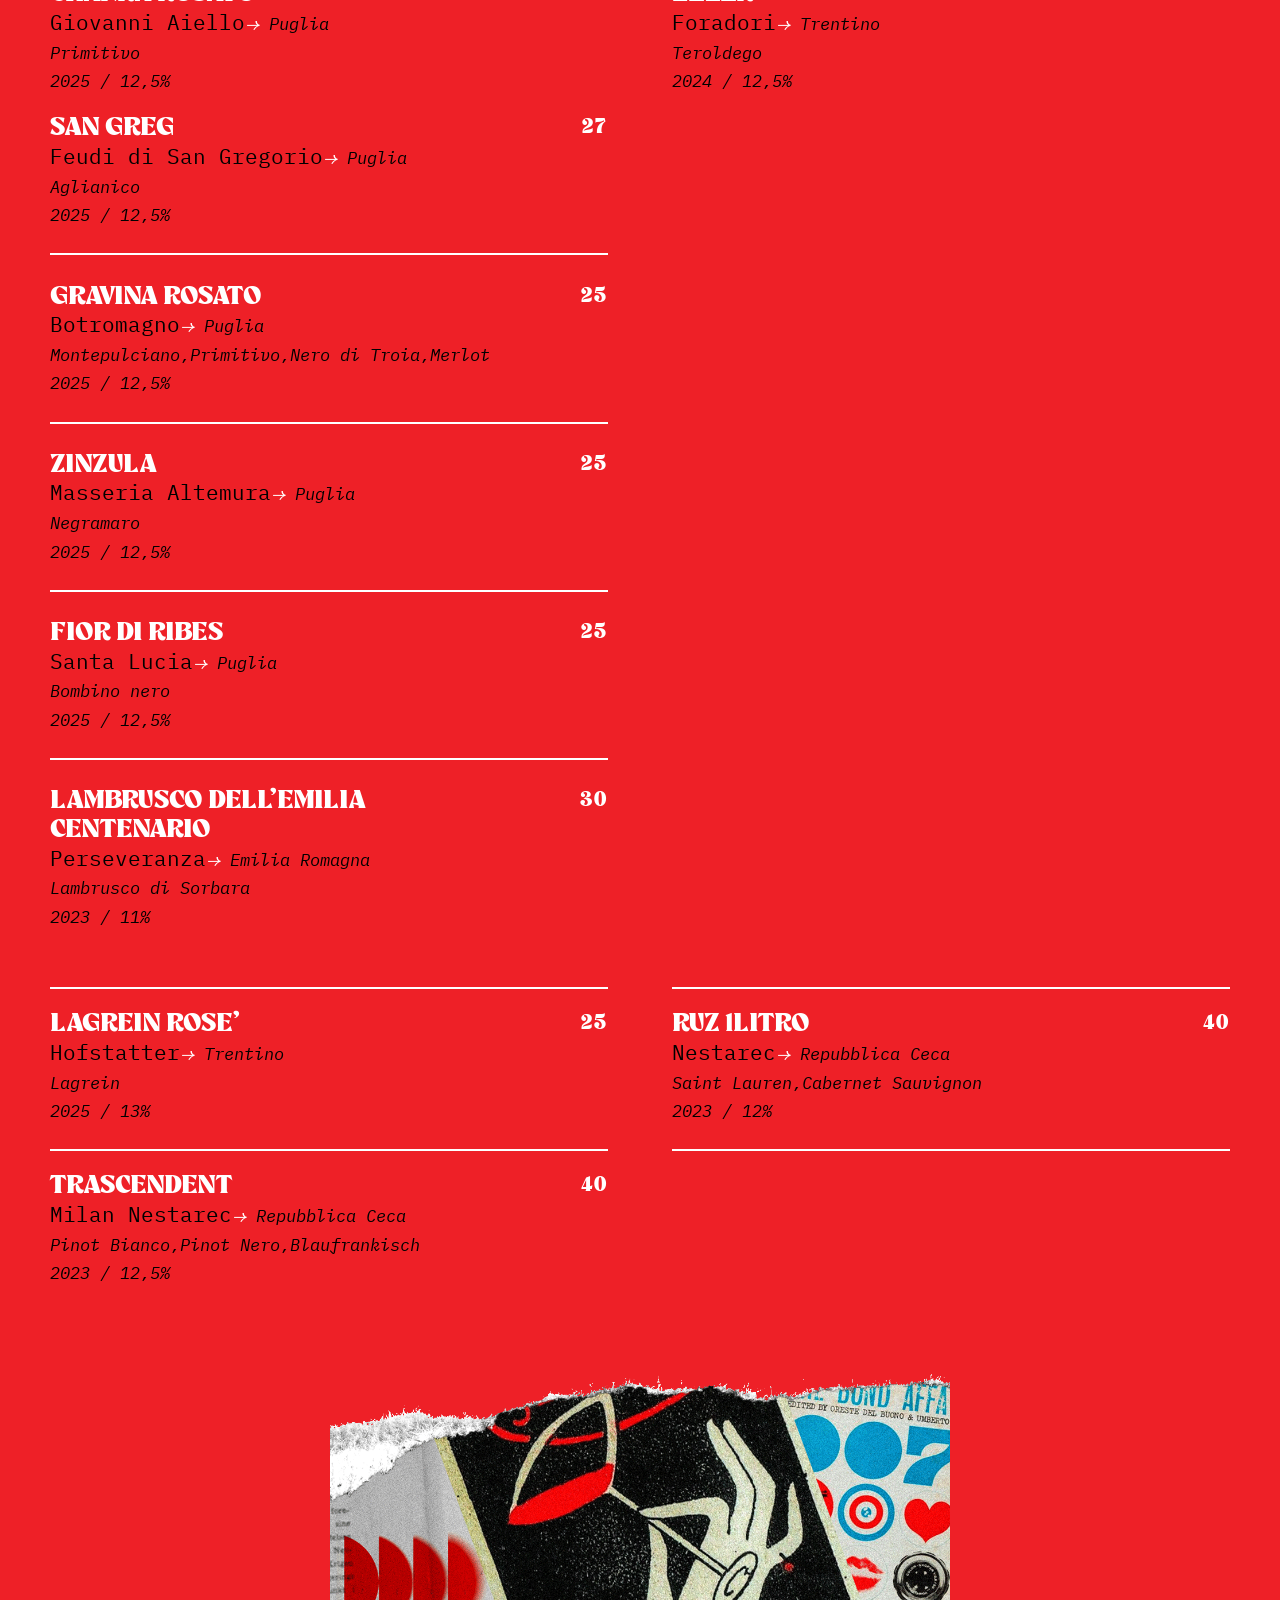
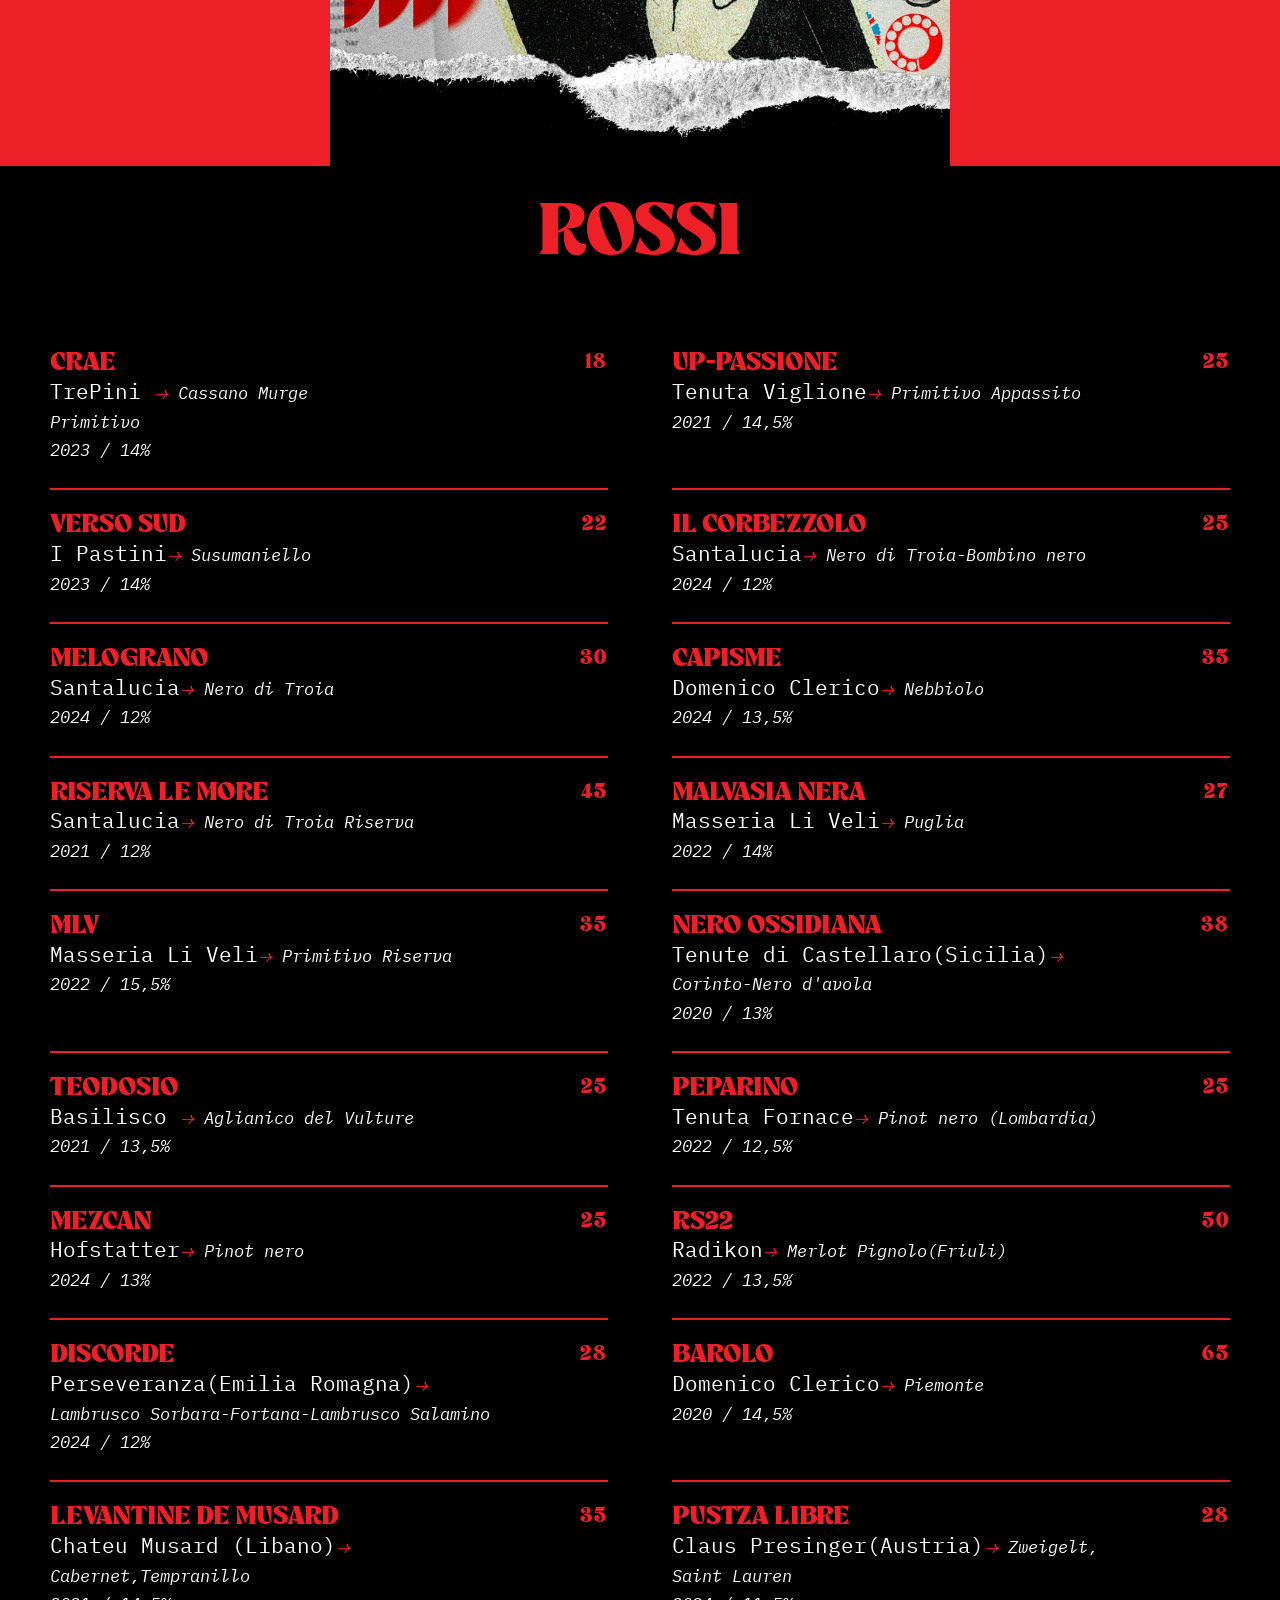
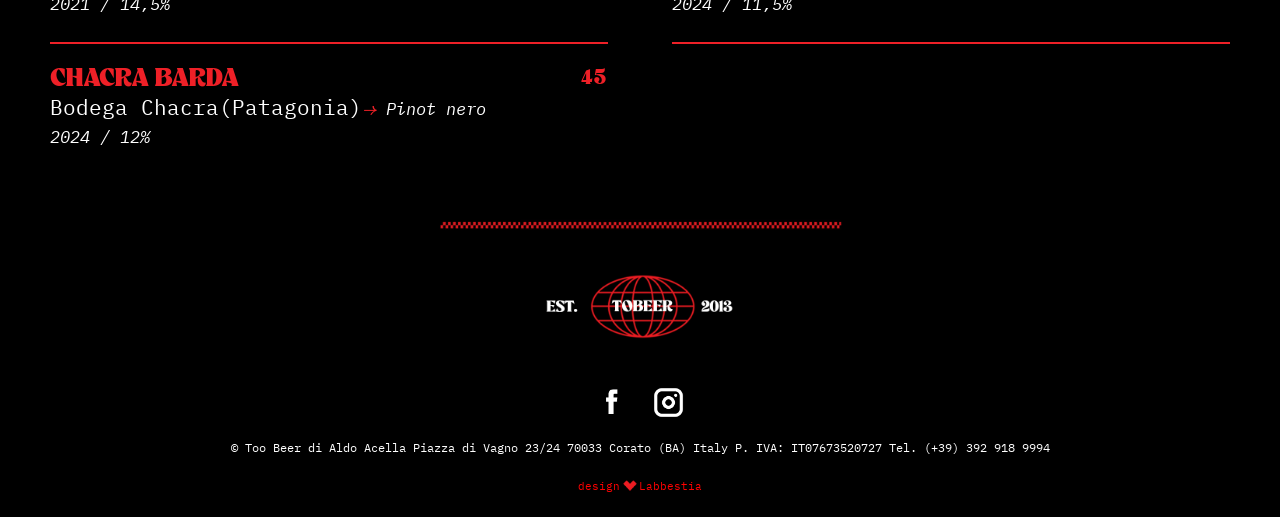
<file: sito/drinks.html>
<!doctype html>
<html class="no-js" lang="it">
    <head>
        <!-- title -->
        <title>TO BEER - FRATERNITY HOUSE | CORATO</title>
        <meta charset="utf-8">
        <meta http-equiv="X-UA-Compatible" content="IE=edge" />
        <meta name="viewport" content="width=device-width,initial-scale=1.0,maximum-scale=100" />
        <meta name="author" content="labbestia">
        <!-- description -->
        <meta name="description" content="TO BEER - FRATERNITY HOUSE | CORATO">
        <!-- keywords -->
        <meta name="keywords" content="beer, corato, fraternity house, birre artigianali, cucina dal mondo, ">
        <!-- og -->
        <meta property="og:description" content="TO BEER - FRATERNITY HOUSE | CORATO" />
       

         <meta property="og:image" content="immagini/ogimage.jpg" /> <!-- DA AGGIORNARE -->

        <meta property="og:url" content="https://tobeerfraternityhouse.it/" /> 
        <meta property="og:title" content="TO BEER - Fraternity House. E' online il nuovo menù! " />
        <!-- favicon -->
       <link rel="shortcut icon" href="immagini/favicon3.png">
      
        <!-- animation -->
        <link rel="stylesheet" href="css/style.css" type="text/css" charset="utf-8"/>
       
    
<link rel="stylesheet" href="css/responsive.css?v=3" type="text/css" />
</head>
    
    <body>


         

        <div class="container">

            <div class="navigation"> 
                <a href="#birre">birre</a> <a href="#cocktails">cocktails</a> <a href="#vini">vini</a> <a href="food.html">food</a>
            </div>

           <div id="birre" class="immagine"><br><br><br>
                 
                 <video autoplay muted loop playsinline preload="metadata" poster="immagini/drink-header-preview.jpg">
                  <source src="immagini/drink-header.webm" type="video/webm">
                  <source src="immagini/drink-header.mp4" type="video/mp4">
                </video>
             </div>

            <!-- INTRO -->

                   
            <!-- DELLA SETTIMANA -->


             <div id="birre" class="d bgwhite week">
                
                <h2>To Beer</h2>
                <p class="center">Siamo un pub indipendente e <br>dal 2013 celebriamo la cultura<br> della birra artigianale <br>proponendo ogni settimana una rotazione delle spine più sorprendenti in circolazione, alla continua ricerca della ricetta che non ti aspetti.  <br>Provale tutte!<br><br> </p>
              
            

            </div>

            <div id="birre" class="immagine"><img src="immagini/to-beer-fraternity-house-menu-15.gif"></div>

            <!-- ALLA SPINA -->

               <div  class="d bgred spina">
                
                <h2>BIRRE</h2>
                <p class="center">Alla Spina <br><br><br> </p>
              

                <div class="ricetta">
                    
                    <div class="sx">
                        <h3>Dopplebock</h3>
                        <p> Hb <span class="small"> Dopplebock  / 8.5%</span></p>
                    </div>
                    
                    <div class="dx">
                        <p class="prezzo"><span>30cl </span>6</p>
                        <p class="prezzo"><span>50cl </span>7,5</p>
                    </div>

                </div>
                
                

                 <div class="ricetta">
                    
                    <div class="sx">
                        <h3> jacaranda<br></h3>
                        <p>Renton<span class="small">  IPA / 6%
                </span></p>
                    </div>
                    
                    <div class="dx">
                        <p class="prezzo"><span>30cl </span>6</p>
                        <p class="prezzo"><span>50cl </span>7,5</p>
                    </div>

                </div>


                <div class="ricetta">
                    
                    <div class="sx">
                        <h3> Petrus <br></h3>
                        <p>Brasserie Bavik<span class="small"> Dubbel(rossa)  / 6.5%
                </span></p>
                    </div>
                    
                    <div class="dx">
                        <p class="prezzo"><span>30cl </span>6</p>
                        <p class="prezzo"><span>50cl </span>7,5</p>
                        
                    </div>

                </div>


                <div class="ricetta">
                    
                    <div class="sx">
                        <h3>Schenkerla Red Lager <br></h3>
                        <p>Schenkerla<span class="small">Lager affumicata / 4,7%
                </span></p>
                    </div>
                    
                    <div class="dx">
                        <p class="prezzo"><span>30cl </span>6</p>
                        <p class="prezzo"><span>50cl </span>7,5</p>
                    </div>

                </div>

                 <div class="ricetta">
                    
                    <div class="sx">
                        <h3>Bahia  <br></h3>
                        <p>Mister B<span class="small">Gose alla Guava / 4,4%
                </span></p>
                    </div>
                    
                    <div class="dx">
                        <p class="prezzo"><span>30cl </span>6</p>
                        <p class="prezzo"><span>50 </span>7,5</p>
                    </div>

                </div>

                <div class="ricetta">
                    
                    <div class="sx">
                        <h3>Inedit<br></h3>
                        <p>Estrella <span class="small"> blanche  / 4,8%
                </span></p>
                    </div>
                    
                    <div class="dx">
                        <p class="prezzo"><span>30cl </span>5</p>
                        <p class="prezzo"><span>50cl </span>7</p>
                    </div>

                </div>


                


                 <div class="ricetta">
                    
                    <div class="sx">
                        <h3> Guinness <br></h3>
                        <p>Guinness <span class="small"> Stout/ 4,3%</span></p>
                    </div>
                    
                    <div class="dx">
                        
                        <p class="prezzo"><span>30cl </span>5</p>
                        <p class="prezzo"><span>50cl </span>7</p>
                   
                    </div>

                </div>


                 
                



                

                <div class="ricetta">
                    
                    <div class="sx">
                        <h3>Hb Original </h3>
                        <p>Hb<span class="small"> Lager  / 5,1%</span></p>
                    </div>
                    
                    <div class="dx">

                        <p class="prezzo"><span>30cl </span>4</p>
                        <p class="prezzo"><span>50cl </span>6</p>
                    </div>

                </div>


                

                

            

            


            </div>



              <div  class="immagine">
                 

               <video autoplay muted loop playsinline preload="metadata" poster="immagini/drink-list-preview.jpg">
                  <source src="immagini/drink-list.webm" type="video/webm">
                  <source src="immagini/drink-list.mp4" type="video/mp4">
                </video>

                 
             </div>



              <!-- VINI BIANCHI -->

             <div id="cocktails" class="d bgwhite ">
                
                <h2> COCKTAILS</h2>

                 <div class="ricetta">
                    
                    <div class="sx">
                        <h3>Mezcal Tonic</h3>
                        <p>Mezcal Encantado, succo di lime,Tonica
                            <br><span class="small"> Rinfrescante, leggermente affumicato</span></p>
                    </div>
                    
                    <div class="dx">
                        <p>8</p>
                    </div>
                </div>


                <div class="ricetta">
                    
                    <div class="sx">
                        <h3>Oaxaca Old Fashioned</h3>
                        <p>Mezcal, zolletta di zucchero,orange Bitter
                            <br><span class="small"> Inteso, affumicato</span></p>
                    </div>
                    
                    <div class="dx">
                        <p>8</p>
                    </div>

                </div>


                  <div class="ricetta">
                    
                    <div class="sx">
                        <h3>giungle bird</h3>
                        <p>Rum,Campari,sciroppo d'ananas,succo di lime
                            <br><span class="small"> Fresco,Amaricante</span></p>
                    </div>
                    
                    <div class="dx">
                        <p>8</p>
                    </div>

                </div>

                 <div class="ricetta">
                    
                    <div class="sx">
                        <h3>Curry on</h3>
                        <p>Gin,liquore al sambuco,succo di lime,cetriolo,curry
                            <br><span class="small"> Estivo,Esotico</span></p>
                    </div>
                    
                    <div class="dx">
                        <p>8</p>
                    </div>

                </div>


                <div class="ricetta">
                    
                    <div class="sx">
                        <h3>Decollage</h3>
                        <p>3 tipologie di Rum Agricolo, succo di lime,zucchero
                            <br><span class="small"> Deciso,Caraibico</span></p>
                    </div>
                    
                    <div class="dx">
                        <p>8</p>
                    </div>

                </div>

                <div class="ricetta">
                    
                    <div class="sx">
                        <h3>Indian Grape Paloma</h3>
                        <p>Rum bianco,rum agricolo,succo di lime,soda al pompelmo,cannella
                            <br><span class="small"> Speziato,Tropicale</span></p>
                    </div>
                    
                    <div class="dx">
                        <p>8</p>
                    </div>

                </div>

                <div class="ricetta">
                    
                    <div class="sx">
                        <h3>Negroni del Narcotrafficante</h3>
                        <p>Campari, vermouth rosso,rum alla banana
                            <br><span class="small"> Impattante</span></p>
                    </div>
                    
                    <div class="dx">
                        <p>8</p>
                    </div>

                </div>

            </div>





           <div id="vini" class="immagine">
                
                <video autoplay muted loop playsinline preload="metadata" poster="immagini/vino-preview.jpg">
                  <source src="immagini/vino.webm" type="video/webm">
                  <source src="immagini/vino.mp4" type="video/mp4">
                </video>


            </div>

             <!-- BOLLICINE -->

             <div  class="d bgblack bollicine">
                
                <h2>Bollicine</h2>

                <div class="ricetta">
                    
                    <div class="sx">
                        <h3>Segura Viudas Brut</h3>
                        <p>Segura Viudas<span class="small"> Brut Spagnolo <br>2025 / 11,5% </span></p>
                    </div>
                    
                    <div class="dx">
                        <p>30</p>
                    </div>

                </div>

                

                <div class="ricetta">
                    
                    <div class="sx">
                        <h3>Segura Viudas Rose'</h3>
                        <p>Segura Viudas<span class="small"> Brut Rose' <br>2025 / 12% </span></p>
                    </div>
                    
                    <div class="dx">
                        <p>30</p>
                    </div>

                </div>


                 <div class="ricetta">
                    
                    <div class="sx">
                        <h3>Cuvee Vittoria</h3>
                        <p>Casa Coller<span class="small"> Cuvee Millesimato <br>2023 / 11% </span></p>
                    </div>
                    
                    <div class="dx">
                        <p>18</p>
                    </div>

                </div>

                

              



            </div>


            <div class="immagine"><img src="immagini/to-beer-fraternity-house-menu-10.gif"></div>



              <!-- VINI BIANCHI -->

             <div class="d bgwhite ">
                
                <h2> BIANCHI</h2>

                 <div class="ricetta">
                    
                    <div class="sx">
                        <h3>Puglia Bianco</h3>
                        <p>Botromagno<span class="small"> Puglia <br>Malvasia Chardonnay
                        <br>2025 / 12%</span></p>
                    </div>
                    
                    <div class="dx">
                        <p>20</p>
                    </div>

                </div>

                     
 <div class="ricetta">
                    
                    <div class="sx">
                        <h3>Contrade Bianco</h3>
                        <p>Masseria Li Veli<span class="small"> Puglia <br>Chardonnay
                        <br>2025 / 13%</span></p>
                    </div>
                    
                    <div class="dx">
                        <p>18</p>
                    </div>

                </div>

                <div class="ricetta">
                    
                    <div class="sx">
                        <h3>Litrotto </h3>
                        <p>Archetipo<span class="small"> Puglia <br>Verdeca Falanghina Fiano
                        <br>2025 / 12%</span></p>
                    </div>
                    
                    <div class="dx">
                        <p>25</p>
                    </div>

                </div>

                <div class="ricetta">
                    
                    <div class="sx">
                        <h3>king Tannino</h3>
                        <p>Daniele Palma<span class="small"> Liguria <br>Bianchetta Genovese,Vermentino
                        <br>2025 / 12,5%</span></p>
                    </div>
                    
                    <div class="dx">
                        <p>25</p>
                    </div>

                </div>

                <div class="ricetta">
                    
                    <div class="sx">
                        <h3>Radikon Pop</h3>
                        <p>Radikon<span class="small"> Friuli <br>Friuliano,Malvasia,Moscato,Ribolla
                        <br>2025 / 12%</span></p>
                    </div>
                    
                    <div class="dx">
                        <p>25</p>
                    </div>

                </div>

                <div class="ricetta">
                    
                    <div class="sx">
                        <h3>Sivi</h3>
                        <p>Radikon<span class="small"> Friuli <br>Pinot Grigio
                        <br>2020 / 13,5%</span></p>
                    </div>
                    
                    <div class="dx">
                        <p>45</p>
                    </div>

                </div>

                <div class="ricetta">
                    
                    <div class="sx">
                        <h3>Slatnik</h3>
                        <p>Radikon<span class="small"> Friuli <br>Chardonnay
                        <br>2020 / 13,5%</span></p>
                    </div>
                    
                    <div class="dx">
                        <p>45</p>
                    </div>

                </div>

                <div class="ricetta">
                    
                    <div class="sx">
                        <h3>Gredic</h3>
                        <p>Movia<span class="small"> Slovenia <br>Sauvignon
                        <br>2024 / 12,5%</span></p>
                    </div>
                    
                    <div class="dx">
                        <p>30</p>
                    </div>

                </div>

                <div class="ricetta">
                    
                    <div class="sx">
                        <h3>Rebula</h3>
                        <p>Movia<span class="small"> Slovenia <br>Ribolla
                        <br>2019 / 13%</span></p>
                    </div>
                    
                    <div class="dx">
                        <p>45</p>
                    </div>

                </div>

                <div class="ricetta">
                    
                    <div class="sx">
                        <h3>Orthogneiss</h3>
                        <p>Claire & Fred Niger<span class="small"> Francia-Borgogna <br> Melon de Burgogne
                        <br>2022 / 12%</span></p>
                    </div>
                    
                    <div class="dx">
                        <p>35</p>
                    </div>

                </div>


                <div class="ricetta">
                    
                    <div class="sx">
                        <h3>Petit Ours</h3>
                        <p>Domaine du Colet<span class="small"> Francia <br> Roussanne Viognier
                        <br>2024 / 12%</span></p>
                    </div>
                    
                    <div class="dx">
                        <p>35</p>
                    </div>

                </div>
                
                


                

                

               
                


                


            </div>

            <!-- VINI NATURALI BIANCHI-->

             

             <div class="immagine"><img src="immagini/to-beer-fraternity-house-menu-11.gif"></div>



              <!-- VINI ROSATI -->

             <div class="d bgred">
                
                <h2> rosati</h2>

                <div class="ricetta">   
                    <div class="sx">
                        <h3>Contrade Rosa</h3>
                        <p>Masseria Li Veli<span class="small"> Puglia <br>Negramaro <br> 2025 / 12,5%</span></p>
                    </div>
                    <div class="dx">
                        <p>18</p>
                    </div>

                </div>

                <div class="ricetta">
                    
                    <div class="sx">
                        <h3>Puglia Rosato</h3>
                        <p>Botromagno<span class="small"> Puglia <br>Primitivo,Nero di Troia
                        <br>2025 / 12%</span></p>
                    </div>
                    
                    <div class="dx">
                        <p>20</p>
                    </div>

                </div>

                

                

                <div class="ricetta">
                    
                    <div class="sx">
                        <h3>Chakra Rosato</h3>
                        <p>Giovanni Aiello<span class="small"> Puglia <br>Primitivo
                        <br>2025 / 12,5%</span></p>
                    </div>
                    
                    <div class="dx">
                        <p>27</p>
                    </div>

                    <div class="ricetta">
                    
                    <div class="sx">
                        <h3>San Greg</h3>
                        <p>Feudi di San Gregorio<span class="small"> Puglia <br>Aglianico
                        <br>2025 / 12,5%</span></p>
                    </div>
                    
                    <div class="dx">
                        <p>27</p>
                    </div>

                </div>

                <div class="ricetta">
                    
                    <div class="sx">
                        <h3>Gravina Rosato</h3>
                        <p>Botromagno<span class="small"> Puglia <br>Montepulciano,Primitivo,Nero di Troia,Merlot
                        <br>2025 / 12,5%</span></p>
                    </div>
                    
                    <div class="dx">
                        <p>25</p>
                    </div>

                </div>

                <div class="ricetta">
                    
                    <div class="sx">
                        <h3>zinzula</h3>
                        <p>Masseria Altemura<span class="small"> Puglia <br>Negramaro
                        <br>2025 / 12,5%</span></p>
                    </div>
                    
                    <div class="dx">
                        <p>25</p>
                    </div>

                </div>

                <div class="ricetta">
                    
                    <div class="sx">
                        <h3>Fior di Ribes</h3>
                        <p>Santa Lucia<span class="small"> Puglia <br>Bombino nero
                        <br>2025 / 12,5%</span></p>
                    </div>
                    
                    <div class="dx">
                        <p>25</p>
                    </div>

                </div>

                <div class="ricetta">
                    
                    <div class="sx">
                        <h3>Lambrusco dell'Emilia Centenario</h3>
                        <p>Perseveranza<span class="small"> Emilia Romagna <br>Lambrusco di Sorbara
                        <br>2023 / 11%</span></p>
                    </div>
                    
                    <div class="dx">
                        <p>30</p>
                    </div>

                </div>

                





                </div>

                <div class="ricetta">   
                    <div class="sx">
                        <h3>Lezer</h3>
                        <p>Foradori<span class="small"> Trentino <br>Teroldego <br> 2024 / 12,5%</span></p>
                    </div>
                    <div class="dx">
                        <p>25</p>
                    </div>

                </div>

                <div class="ricetta">
                    
                    <div class="sx">
                        <h3>Lagrein Rose'</h3>
                        <p>Hofstatter<span class="small"> Trentino <br>Lagrein
                        <br>2025 / 13%</span></p>
                    </div>
                    
                    <div class="dx">
                        <p>25</p>
                    </div>

                </div>

                


                 <div class="ricetta">   
                    <div class="sx">
                        <h3>Ruz 1Litro</h3>
                        <p>Nestarec<span class="small"> Repubblica Ceca <br>Saint Lauren,Cabernet Sauvignon <br> 2023 / 12%</span></p>
                    </div>
                    <div class="dx">
                        <p>40</p>
                    </div>

                </div>

                <div class="ricetta">
                    
                    <div class="sx">
                        <h3>Trascendent</h3>
                        <p>Milan Nestarec<span class="small"> Repubblica Ceca <br>Pinot Bianco,Pinot Nero,Blaufrankisch
                        <br>2023 / 12,5%</span></p>
                    </div>
                    
                    <div class="dx">
                        <p>40</p>
                    </div>

                </div>
                
                
                

                
            

                
                

                

                

                
                 



             
            </div>



            <div class="immagine"><img src="immagini/to-beer-fraternity-house-menu-12.gif"></div>


        

             <!-- VINI ROSSI -->

             <div class="d bgblack">
                
                <h2> ROSSI</h2>



                

                <div class="ricetta">
                    
                    <div class="sx">
                        <h3>Crae</h3>
                        <p>TrePini <span class="small"> Cassano Murge <br> Primitivo <br> 2023 / 14%</span></p>
                    </div>
                    
                    <div class="dx">
                        <p>18</p>
                    </div>

                </div>

                <div class="ricetta">
                    
                    <div class="sx">
                        <h3>Up-Passione</h3>
                        <p>Tenuta Viglione<span class="small"> Primitivo Appassito <br>2021 / 14,5% </span></p>
                    </div>
                    
                    <div class="dx">
                        <p>25</p>
                    </div>

                </div>

                 <div class="ricetta">
                    
                    <div class="sx">
                        <h3>Verso Sud</h3>
                        <p>I Pastini<span class="small"> Susumaniello <br>2023 / 14% </span></p>
                    </div>
                    
                    <div class="dx">
                        <p>22</p>
                    </div>

                </div>

                 <div class="ricetta">
                    
                    <div class="sx">
                        <h3>Il Corbezzolo</h3>
                        <p>Santalucia<span class="small"> Nero di Troia-Bombino nero <br>2024 / 12% </span></p>
                    </div>
                    
                    <div class="dx">
                        <p>25</p>
                    </div>

                </div>

                <div class="ricetta">
                    
                    <div class="sx">
                        <h3>Melograno</h3>
                        <p>Santalucia<span class="small"> Nero di Troia <br>2024 / 12% </span></p>
                    </div>
                    
                    <div class="dx">
                        <p>30</p>
                    </div>

                </div>

                <div class="ricetta">
                    
                    <div class="sx">
                        <h3>Capisme</h3>
                        <p>Domenico Clerico<span class="small"> Nebbiolo <br>2024 / 13,5% </span></p>
                    </div>
                    
                    <div class="dx">
                        <p>35</p>
                    </div>

                </div>

                <div class="ricetta">
                    
                    <div class="sx">
                        <h3>Riserva Le More</h3>
                        <p>Santalucia<span class="small"> Nero di Troia Riserva <br>2021 / 12% </span></p>
                    </div>
                    
                    <div class="dx">
                        <p>45</p>
                    </div>

                </div>

                 <div class="ricetta">
                    
                    <div class="sx">
                        <h3>Malvasia Nera</h3>
                        <p>Masseria Li Veli<span class="small"> Puglia <br>2022 / 14% </span></p>
                    </div>
                    
                    <div class="dx">
                        <p>27</p>
                    </div>

                </div>

                 

                 <div class="ricetta">
                    
                    <div class="sx">
                        <h3>MLV</h3>
                        <p>Masseria Li Veli<span class="small"> Primitivo Riserva <br>2022 / 15,5% </span></p>
                    </div>
                    
                    <div class="dx">
                        <p>35</p>
                    </div>

                </div>

                 <div class="ricetta">
                    
                    <div class="sx">
                        <h3>Nero Ossidiana</h3>
                        <p>Tenute di Castellaro(Sicilia)<span class="small"> Corinto-Nero d'avola <br>2020 / 13% </span></p>
                    </div>
                    
                    <div class="dx">
                        <p>38</p>
                    </div>

                </div>

                 

                 <div class="ricetta">
                    
                    <div class="sx">
                        <h3>Teodosio</h3>
                        <p>Basilisco <span class="small"> Aglianico del Vulture <br>2021 / 13,5% </span></p>
                    </div>
                    
                    <div class="dx">
                        <p>25</p>
                    </div>

                </div>

                 <div class="ricetta">
                    
                    <div class="sx">
                        <h3>Peparino</h3>
                        <p>Tenuta Fornace<span class="small"> Pinot nero (Lombardia) <br>2022 / 12,5% </span></p>
                    </div>
                    
                    <div class="dx">
                        <p>25</p>
                    </div>

                </div>

                  <div class="ricetta">
                    
                    <div class="sx">
                        <h3>Mezcan</h3>
                        <p>Hofstatter<span class="small"> Pinot nero <br>2024 / 13% </span></p>
                    </div>
                    
                    <div class="dx">
                        <p>25</p>
                    </div>

                </div>

                <div class="ricetta">
                    
                    <div class="sx">
                        <h3>Rs22</h3>
                        <p>Radikon<span class="small"> Merlot Pignolo(Friuli) <br>2022 / 13,5% </span></p>
                    </div>
                    
                    <div class="dx">
                        <p>50</p>
                    </div>

                </div>



                

                
             



                   


                

                <div class="ricetta">
                    
                    <div class="sx">
                        <h3>Discorde</h3>
                        <p>Perseveranza(Emilia Romagna)<span class="small"> Lambrusco Sorbara-Fortana-Lambrusco Salamino <br>2024 / 12% </span></p>
                    </div>
                    
                    <div class="dx">
                        <p>28</p>
                    </div>

                </div>

                

                <div class="ricetta">
                    
                    <div class="sx">
                        <h3>Barolo </h3>
                        <p>Domenico Clerico<span class="small"> Piemonte<br>2020 / 14,5% </span></p>
                    </div>
                    
                    <div class="dx">
                        <p>65</p>
                    </div>

                </div>

                 <div class="ricetta">
                    
                    <div class="sx">
                        <h3>Levantine de Musard</h3>
                        <p>Chateu Musard (Libano)<span class="small"> Cabernet,Tempranillo <br>2021 / 14,5% </span></p>
                    </div>
                    
                    <div class="dx">
                        <p>35</p>
                    </div>

                </div>

                <div class="ricetta">
                    
                    <div class="sx">
                        <h3>Pustza Libre</h3>
                        <p>Claus Presinger(Austria)<span class="small"> Zweigelt, Saint Lauren <br>2024 / 11,5% </span></p>
                    </div>
                    
                    <div class="dx">
                        <p>28</p>
                    </div>

                </div>



                <div class="ricetta">
                    
                    <div class="sx">
                        <h3>Chacra Barda</h3>
                        <p>Bodega Chacra(Patagonia)<span class="small"> Pinot nero <br>2024 / 12% </span></p>
                    </div>
                    
                    <div class="dx">
                        <p>45</p>
                    </div>

                </div>

                </div>







                 
                </div>
</p>
                    </div>

                </div>


               


            </div>
            </div>
                     

     
            <div class="container" style="background: #000;">
            <img  src="immagini/tobeer-logo-2.jpg"  style="margin-bottom: 30px;">
            
            <div class="prefooter">
                <div class="fb"><a href="https://www.facebook.com/tobeercorato/" target="_blank"><img src="immagini/fb.png"></a></div>
                <div class="ig"><a href="https://www.instagram.com/tobeer_fraternityhouse/"><img src="immagini/ig.png"></a></div>
                

                
            </div>
            <div class="footer">© <a href="https://maps.app.goo.gl/DpoAVaahCA1fSG4W6" target="_blank">Too Beer di Aldo Acella Piazza di Vagno 23/24 70033 Corato (BA) Italy</a> P. IVA: IT07673520727 <a href="tel:+393929189994">Tel. (+39) 392 918 9994</a>
            </div>

            <div class="credits"><p><a href="https://www.labbestia.com" target="_blank">design<img src="immagini/labbestia.png" style="width: 14px;margin: 0 2px -1px 3px;">Labbestia </a></p></div>


        </div>

<script>
  window.addEventListener('pageshow', function (event) {
    if (event.persisted || performance.getEntriesByType("navigation")[0].type === "back_forward") {
      location.reload();
    }
  });
</script>
    </body>
</html>
</file>
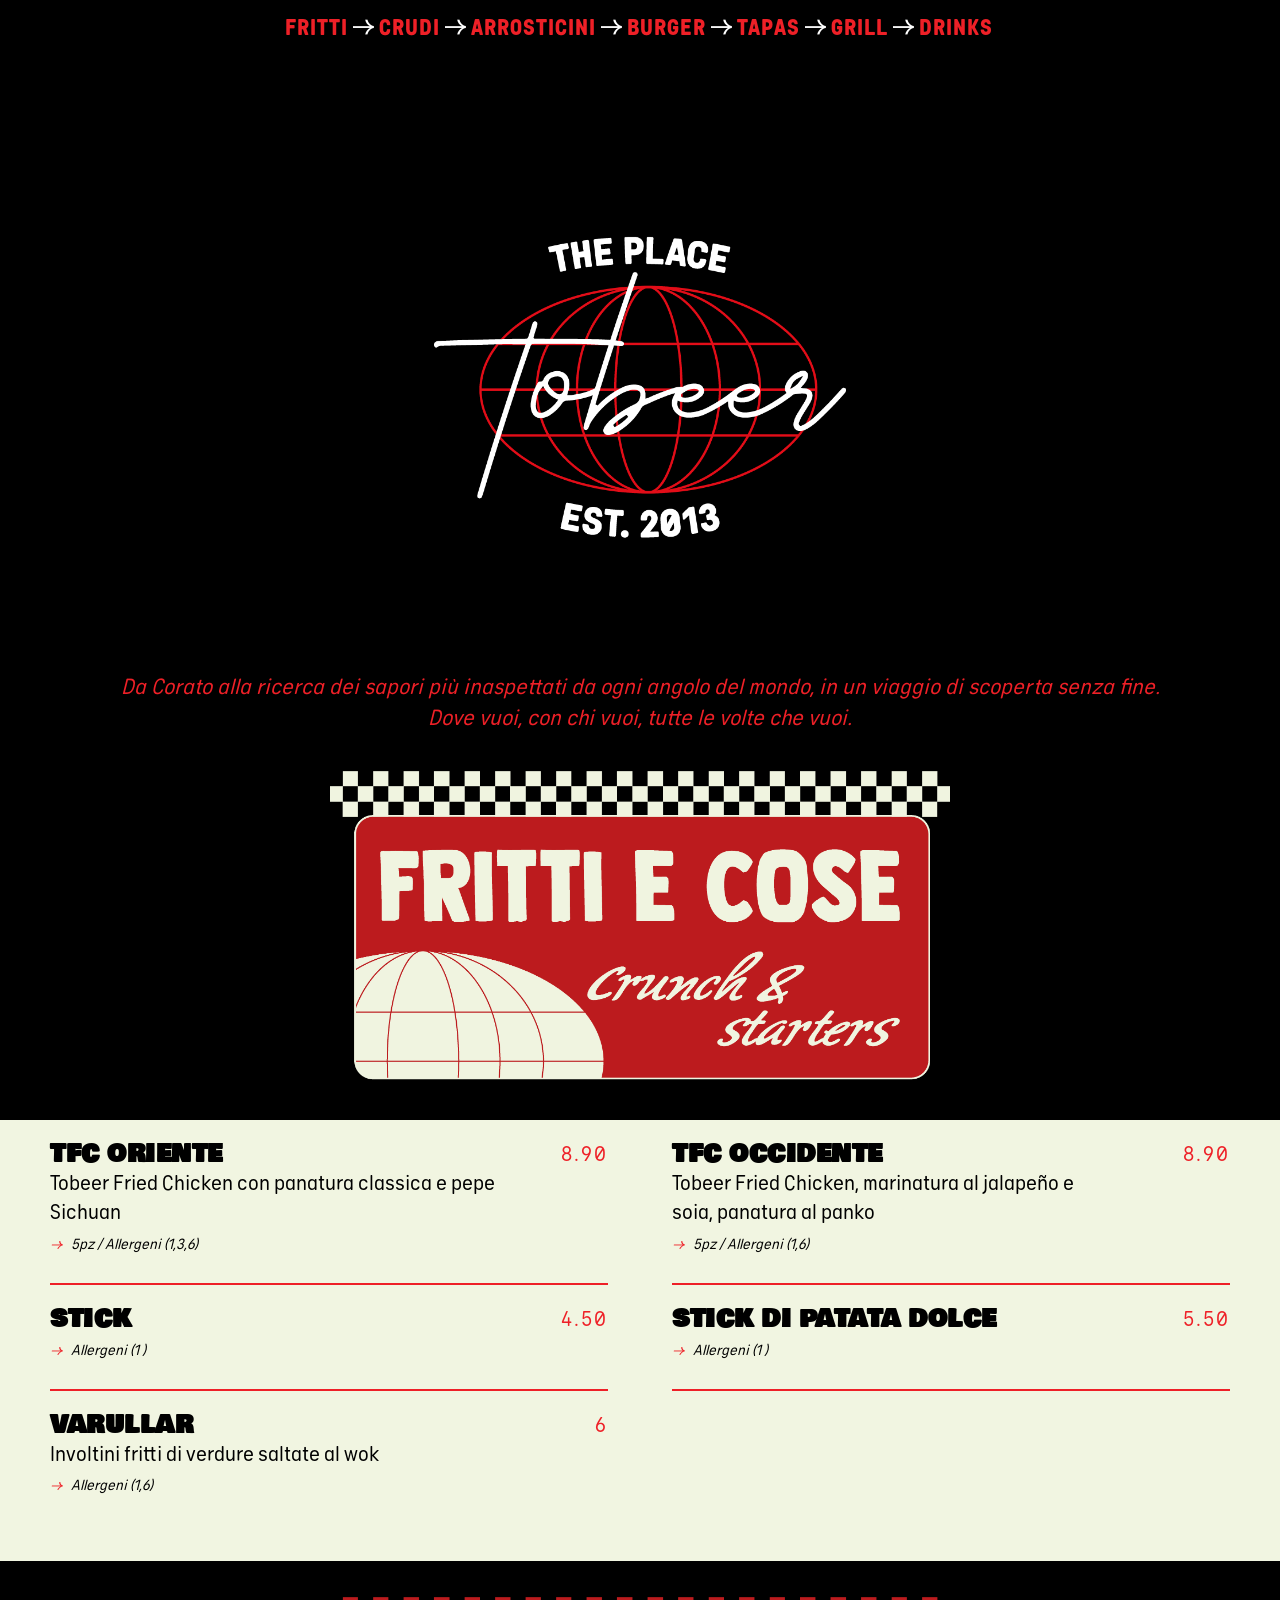
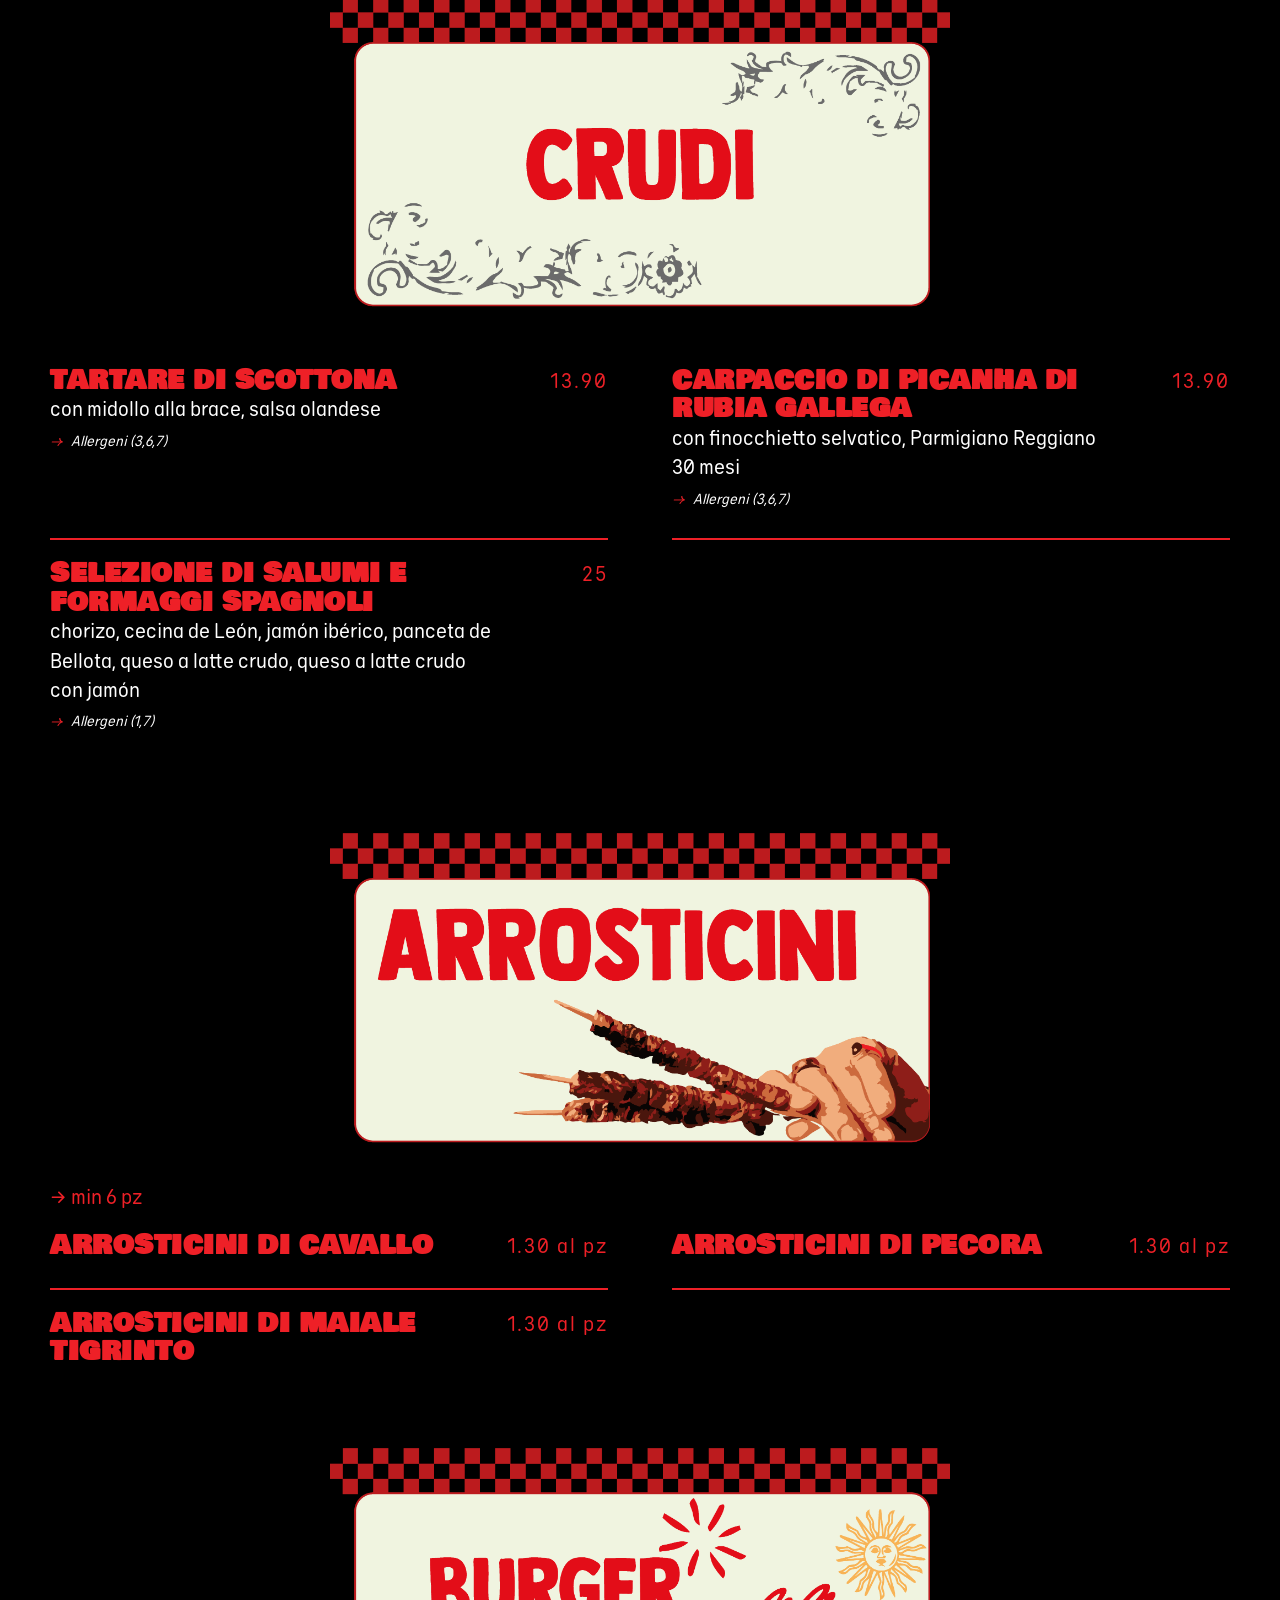
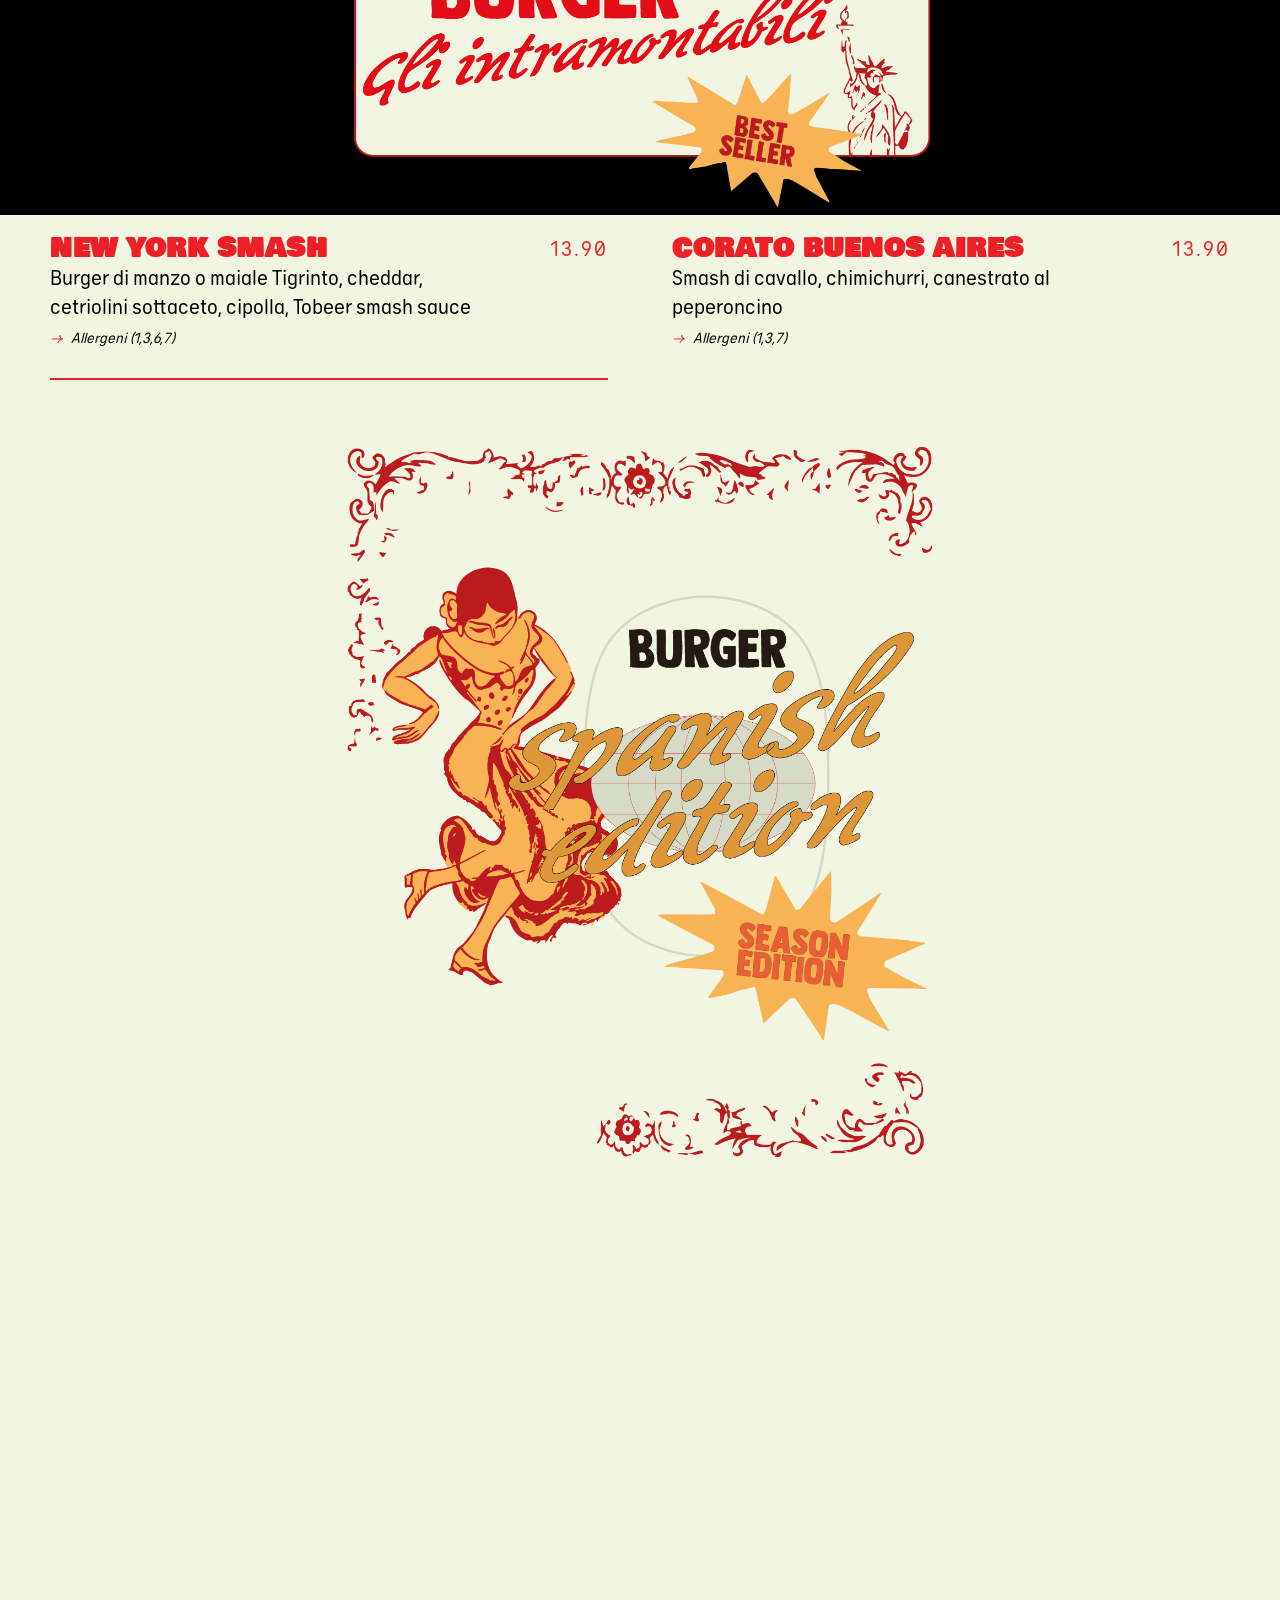
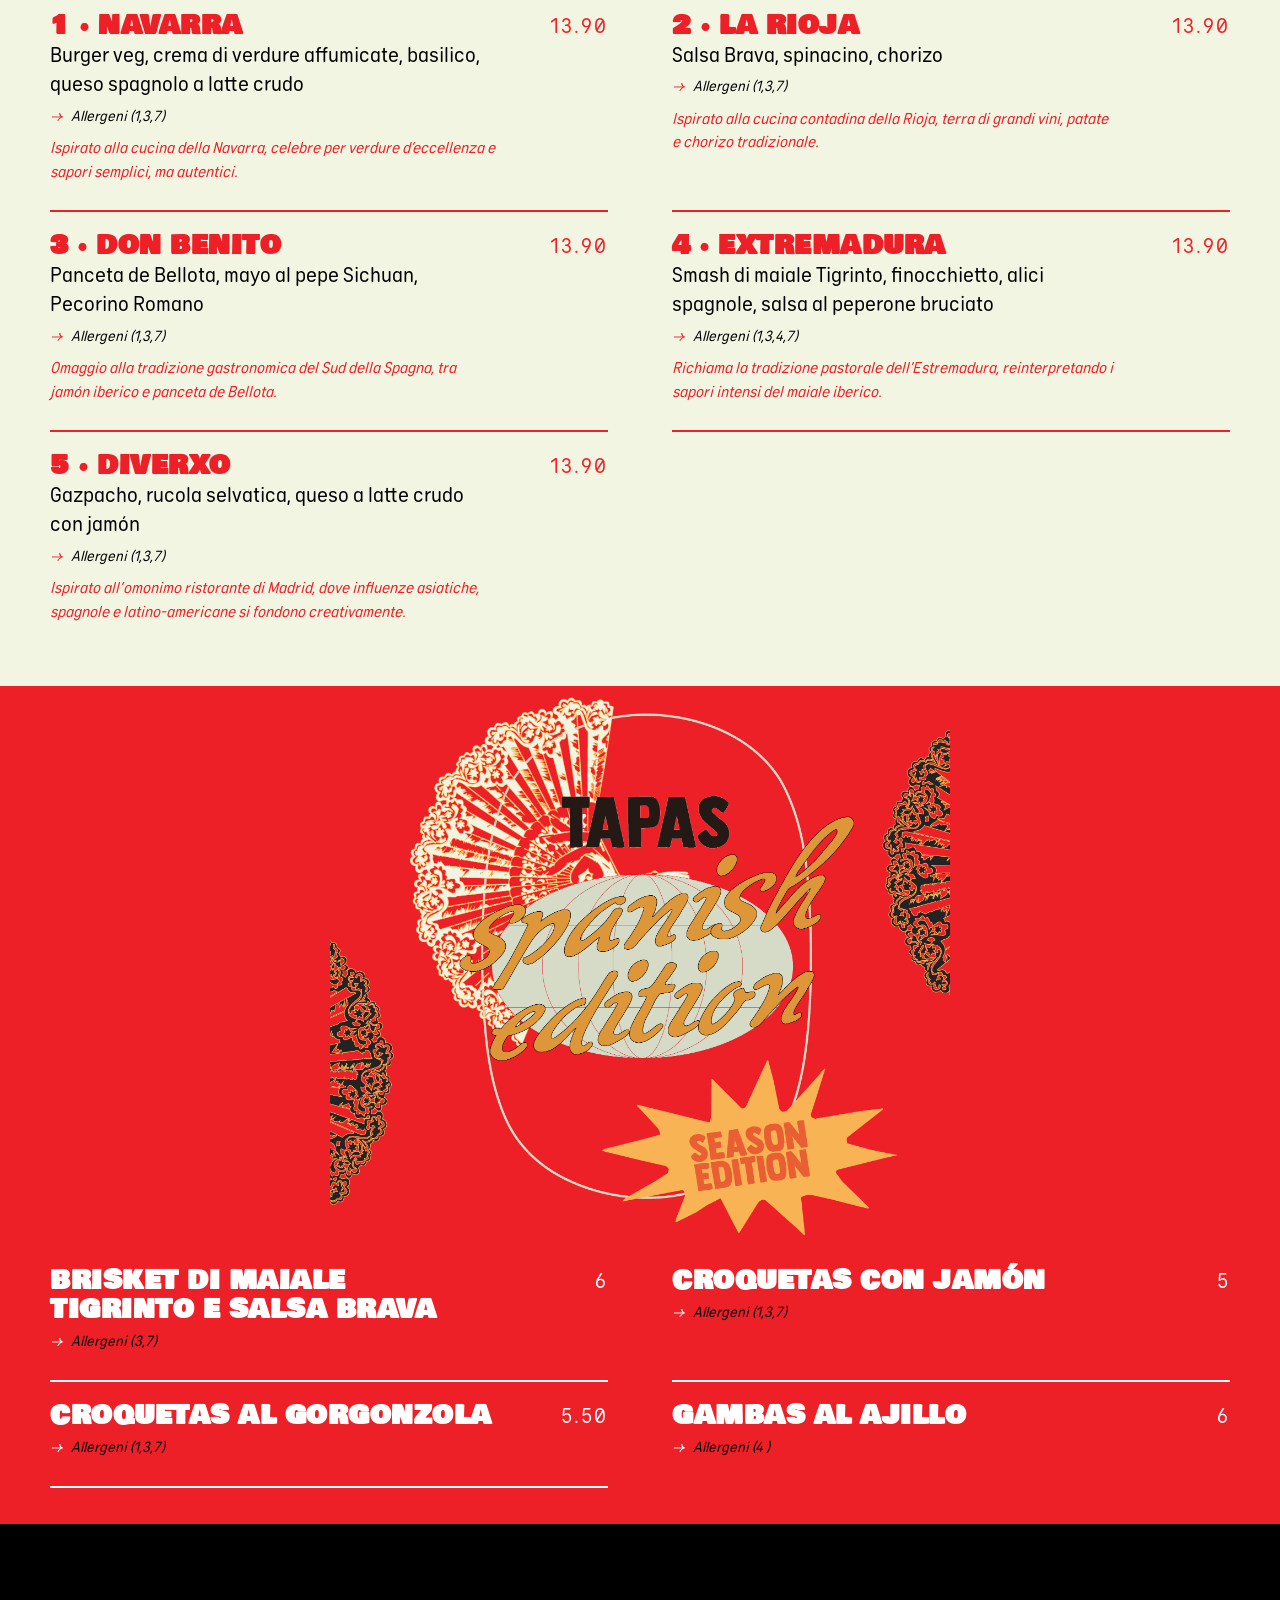
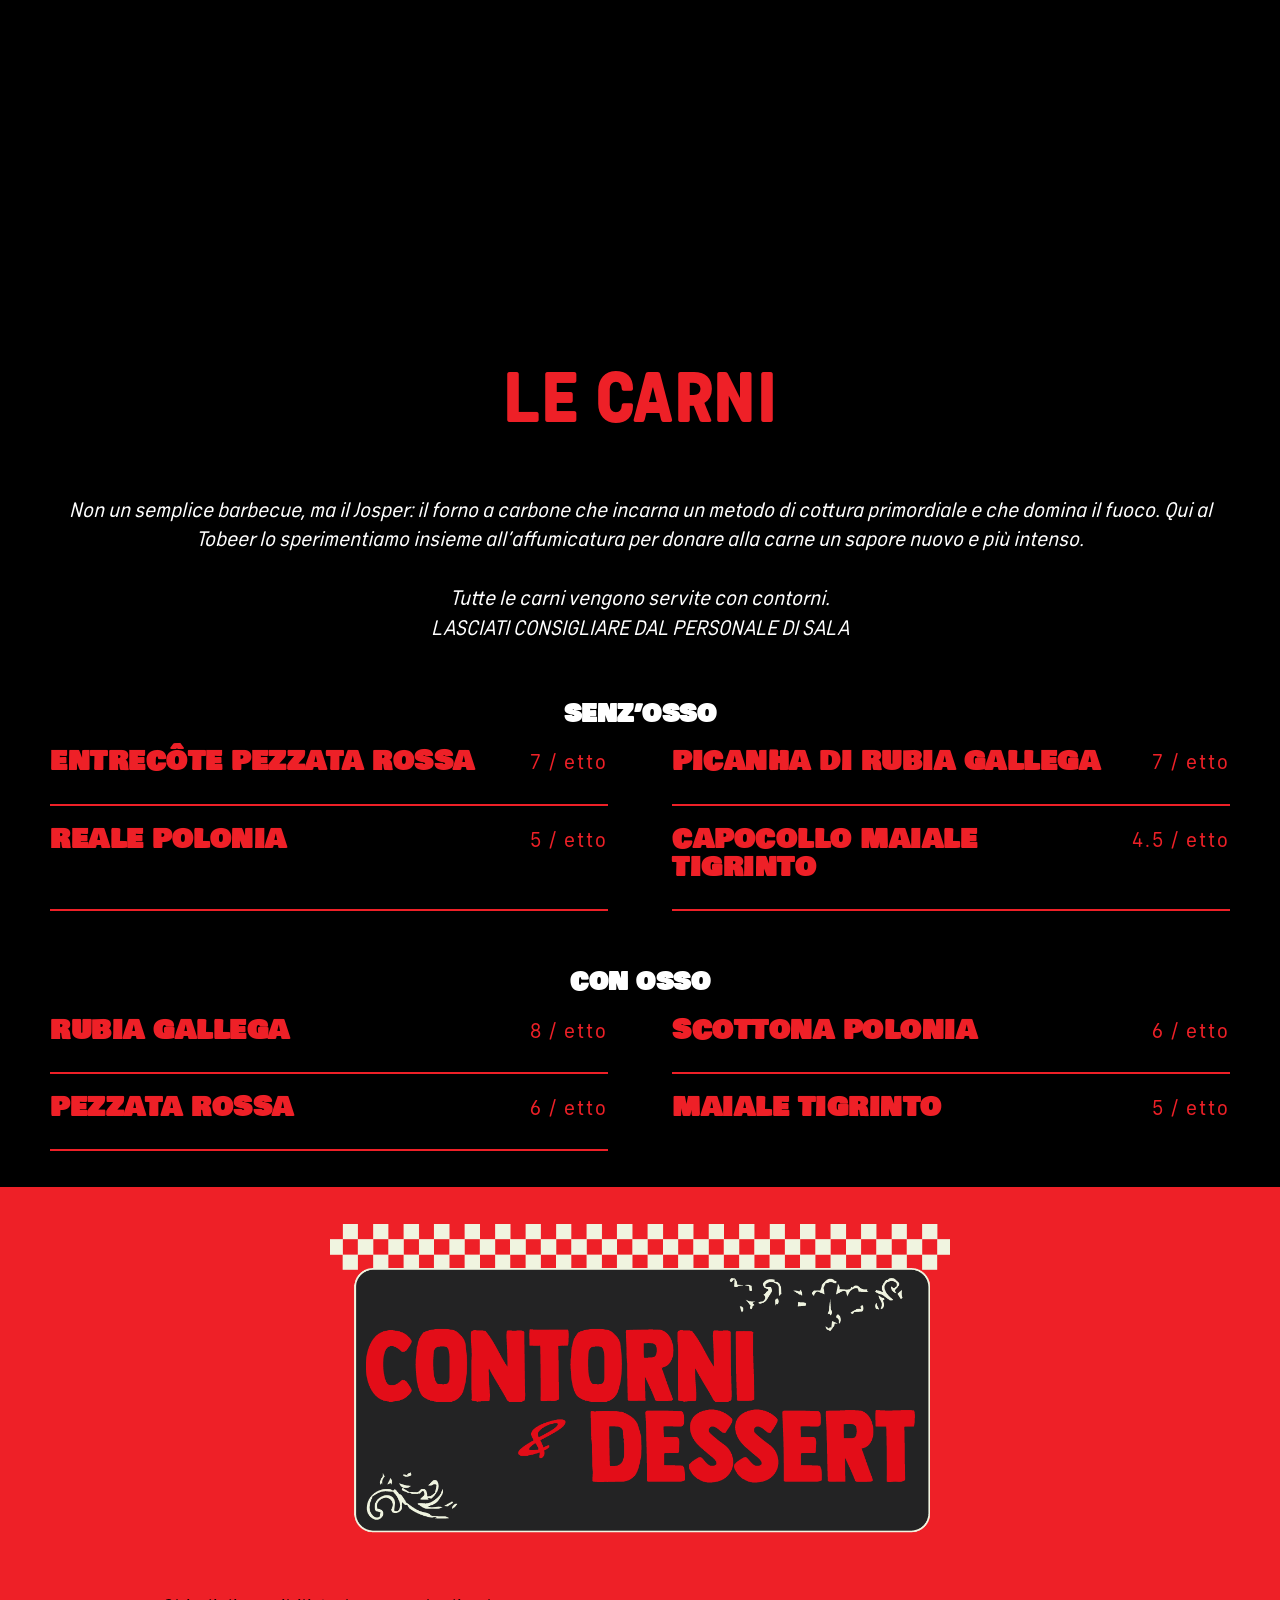
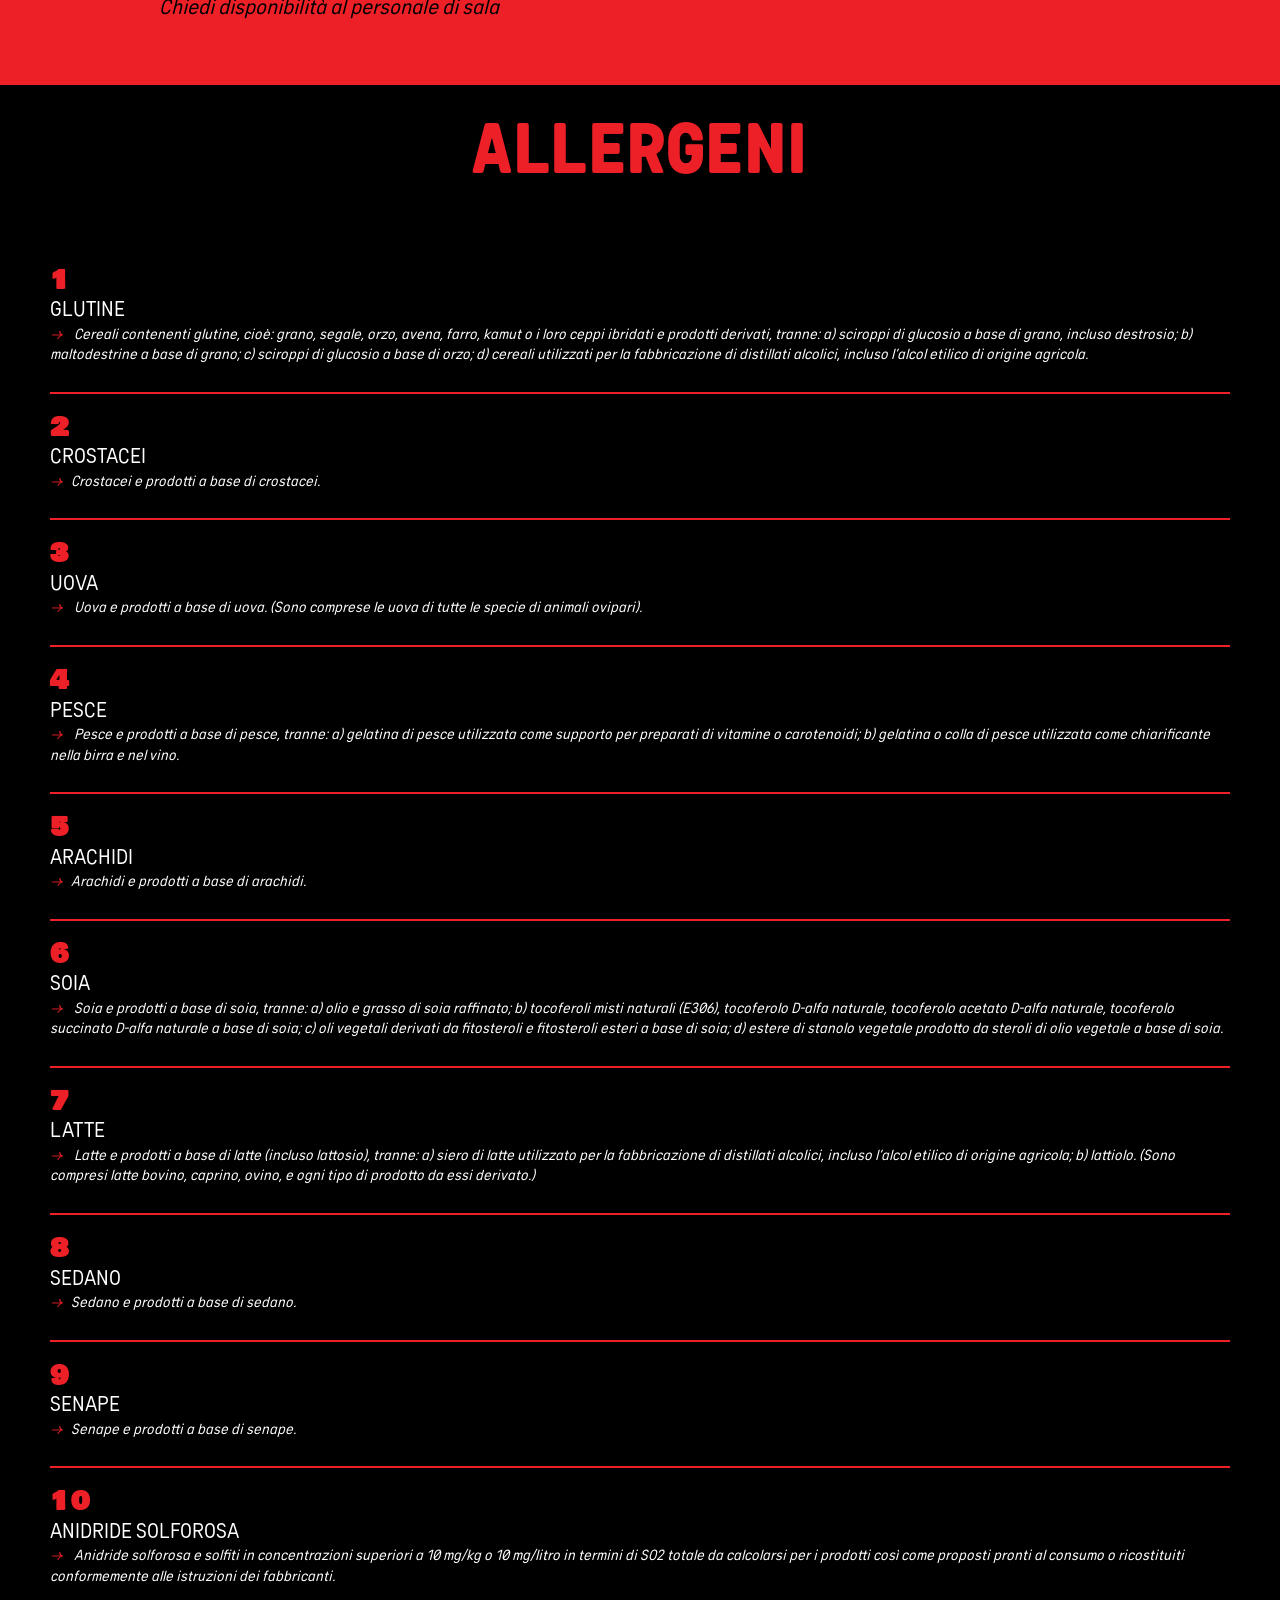
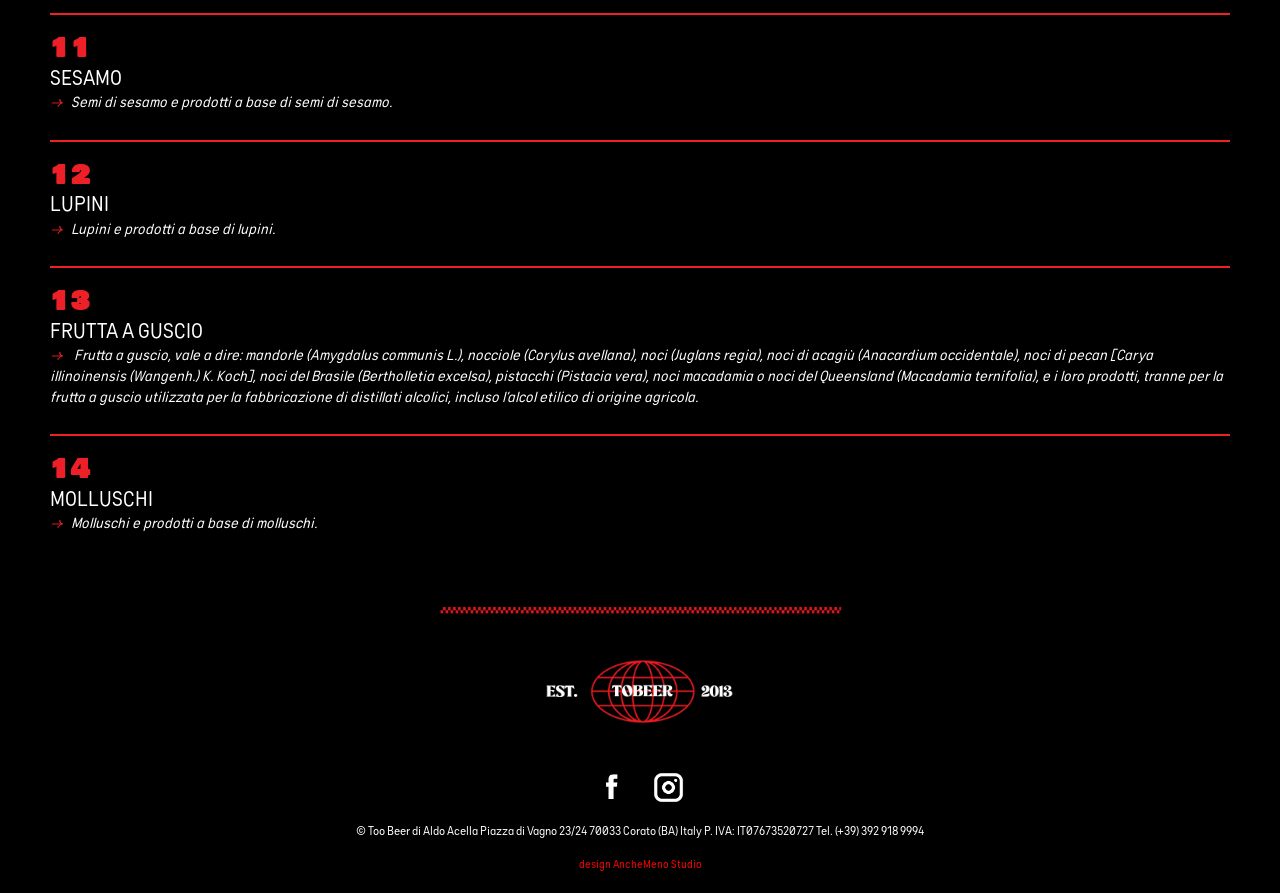
<file: sito/food.html>
<!doctype html>
<html class="no-js" lang="it">

<head>
    <title>TO BEER - FRATERNITY HOUSE | CORATO</title>

    <meta charset="utf-8">
    <meta http-equiv="X-UA-Compatible" content="IE=edge" />
    <meta name="viewport" content="width=device-width,initial-scale=1.0,maximum-scale=100" />

    <meta name="author" content="AncheMeno Studio">
    <meta name="description" content="TO BEER - FRATERNITY HOUSE | CORATO">

    <meta property="og:description" content="TO BEER - FRATERNITY HOUSE | CORATO" />
    <meta property="og:image" content="immagini/ogimage.jpg" />
    <meta property="og:url" content="https://tobeerfraternityhouse.it/" />
    <meta property="og:title" content="TO BEER - Fraternity House. È online il nuovo menù!" />

    <link rel="shortcut icon" href="immagini/favicon3.png">
    <link rel="stylesheet" href="css/style.css" type="text/css" charset="utf-8" />
</head>

<body>

<style type="text/css">

/* FONTS */

@font-face {
    font-family: 'Gravitica';
    src: url('font/GraviticaRounded-Regular.otf') format('opentype');
}

@font-face {
    font-family: 'GraviticaBlack';
    src: url('font/GraviticaRounded-Black.otf') format('opentype');
}
@font-face {
    font-family: 'Bowlby';
    src: url('font/BowlbyOneSC-Regular.ttf') format('truetype');
}
/* BODY */

body {
    margin:0;
    background:#000000;
    width:100%;
    height:100%;
    font-family:'Gravitica', sans-serif;
}

/* NAVIGATION */

.navigation {
    background-color:#000000;
}

.navigation a {
    color:#ee2027;
    font-family:'GraviticaBlack', sans-serif !important;
    text-transform:uppercase;
    letter-spacing:1px;
}

.navigation a:after {
    color:white;
}

/* TITOLI */

h1,
h2 {
    font-family:'GraviticaBlack', sans-serif !important;
    text-transform:uppercase;
    letter-spacing:0.5px;
}

h3,
h4 {
    font-family:'Bowlby', sans-serif !important;
    text-transform:uppercase;
    letter-spacing:0.5px;
}

h2 {
    font-size:52px;
}

h3 {
    font-size:28px;
}

h4 {
    font-size:22px;
}

/* TESTI */

p,
span,
.small {
    font-family:'Gravitica', sans-serif;
}

p {
    line-height:1.4;
}

.center {
    text-align:center;
}

/* SMALL */

.ricetta span.small {
    font-style:italic;
    font-size:70%;
}

.ricetta span.small:before {
    margin-right:9px;
}

/* COLORI GLOBALI */

.bgwhite {
    background:#f1f5e1 !important;
}

/* COLORI SEZIONI - DA QUI PUOI GESTIRE GLI SFONDI */

.sezione-fritti {
    background:#f1f5e1 !important;
    color:#000000;
}

.sezione-crudi {
    background:#000000 !important;
    color:#ffffff;
}

.sezione-arrosticini {
    background:#000000 !important;
    color:#ffffff;
}

.sezione-burger {
    background:#f1f5e1 !important;
    color:#000000;
}

.sezione-spanish {
    background:#f1f5e1 !important;
    color:#000000;
}

.sezione-tapas {
    background:#ee2027 !important;
    color:#000000;
}

.sezione-grill {
    background:#000000 !important;
    color:#ffffff;
}

.sezione-contorni {
    background:#ee2027 !important;
    color:#000000;
}

.sezione-dessert {
    background:#ee2027 !important;
    color:#000000;
}

.sezione-allergeni {
    background:#000000 !important;
    color:#ffffff;
}

/* SPANISH STORY */

.burger .story {
    color:#ee2027;
    font-style:italic;
    line-height:1.5;
    margin-top:8px;
    display:block;
    font-size:75%;
}

/* ALLERGENI */

.cento {
    width:100% !important;
}

.xxs {
    display:block;
    line-height:1.4;
    color:white;
}

.uait {
    color:white;
}

</style>
<link rel="stylesheet" href="css/responsive.css?v=3" type="text/css" />


<div class="container">

    <div class="navigation">
        <a href="#fritti">fritti</a>
        <a href="#crudi">crudi</a>
        <a href="#arrosticini">arrosticini</a>
        <a href="#burger">burger</a>
        <a href="#tapas">tapas</a>
        <a href="#meat">grill</a>
        <a href="drinks.html">drinks</a>
    </div>

<div class="immagine" style="padding-top:100px">
        <img src="immagini/logo-tobeer-menu.png">
</div>
    </div>

    <!-- INTRO -->

    <div class="d bgred intro">
        <p style="color:#ee2027;text-align: center;">
            <br>
            <em>
                Da Corato alla ricerca dei sapori più inaspettati da ogni angolo del mondo,
                in un viaggio di scoperta senza fine.
                <br>
                Dove vuoi, con chi vuoi, tutte le volte che vuoi.
            </em>
        </p>
    </div>

    <!-- FRITTI -->

    <div id="fritti" class="immagine">
        <img src="immagini/Fritti_e_cose.png">
    </div>

    <div class="d bgwhite sezione-fritti">

        <div class="ricetta">
            <div class="sx">
                <h4>TFC Oriente</h4>
                <p>
                    Tobeer Fried Chicken con panatura classica e pepe Sichuan
                    <br>
                    <span class="small">5pz / Allergeni (1,3,6)</span>
                </p>
            </div>

            <div class="dx">
                <p>8.90</p>
            </div>
        </div>

        <div class="ricetta">
            <div class="sx">
                <h4>TFC Occidente</h4>
                <p>
                    Tobeer Fried Chicken, marinatura al jalapeño e soia, panatura al panko
                    <br>
                    <span class="small">5pz / Allergeni (1,6)</span>
                </p>
            </div>

            <div class="dx">
                <p>8.90</p>
            </div>
        </div>

        <div class="ricetta">
            <div class="sx">
                <h4>STICK</h4>
                <p>
                    <span class="small">Allergeni (1 )</span>
                </p>
            </div>

            <div class="dx">
                <p>4.50</p>
            </div>
        </div>

        <div class="ricetta">
            <div class="sx">
                <h4>STICK DI PATATA DOLCE</h4>
                <p>
                    <span class="small">Allergeni (1 )</span>
                </p>
            </div>

            <div class="dx">
                <p>5.50</p>
            </div>
        </div>

        <div class="ricetta">
            <div class="sx">
                <h4>VARULLAR</h4>
                <p>
                    Involtini fritti di verdure saltate al wok
                    <br>
                    <span class="small">Allergeni (1,6)</span>
                </p>
            </div>

            <div class="dx">
                <p>6</p>
            </div>
        </div>

    </div>

    <!-- CRUDI -->

    <div id="crudi" class="immagine">
        <img src="immagini/Crudi.png">
    </div>

    <div class="d bgblack smorrebrod sezione-crudi">

        <div class="ricetta">
            <div class="sx">
                <h3>Tartare di Scottona</h3>
                <p>
                    con midollo alla brace, salsa olandese
                    <br>
                    <span class="small">Allergeni (3,6,7)</span>
                </p>
            </div>

            <div class="dx">
                <p>13.90</p>
            </div>
        </div>

        <div class="ricetta">
            <div class="sx">
                <h3>CARPACCIO DI PICANHA DI RUBIA GALLEGA</h3>
                <p>
                    con finocchietto selvatico,
                    Parmigiano Reggiano 30 mesi
                    <br>
                    <span class="small">Allergeni (3,6,7)</span>
                </p>
            </div>

            <div class="dx">
                <p>13.90</p>
            </div>
        </div>

        <div class="ricetta">
            <div class="sx">
                <h3>SELEZIONE DI SALUMI E FORMAGGI SPAGNOLI</h3>
                <p>
                    chorizo, cecina de León,
                    jamón ibérico, panceta de Bellota,
                    queso a latte crudo,
                    queso a latte crudo con jamón
                    <br>
                    <span class="small">Allergeni (1,7)</span>
                </p>
            </div>

            <div class="dx">
                <p>25</p>
            </div>
        </div>

    </div>

    <!-- ARROSTICINI -->

    <div id="arrosticini" class="immagine">
        <img src="immagini/Arrosticini.png">
    </div>

    <div class="d bgblack smorrebrod sezione-arrosticini">

        <p style="color:#ee2027;">
            → min 6 pz
        </p>

        <div class="ricetta">
            <div class="sx">
                <h3>ARROSTICINI DI CAVALLO</h3>
            </div>

            <div class="dx">
                <p>1.30 al pz</p>
            </div>
        </div>

        <div class="ricetta">
            <div class="sx">
                <h3>ARROSTICINI DI PECORA</h3>
            </div>

            <div class="dx">
                <p>1.30 al pz</p>
            </div>
        </div>

        <div class="ricetta">
            <div class="sx">
                <h3>ARROSTICINI DI MAIALE TIGRINTO</h3>
            </div>

            <div class="dx">
                <p>1.30 al pz</p>
            </div>
        </div>

    </div>

    <!-- BURGER -->

    <div id="burger" class="immagine">
        <img src="immagini/BURGER_INTRAMONTABILI.png">
    </div>

    <div class="d bgwhite burger sezione-burger">

        <div class="ricetta">
            <div class="sx">
                <h3>New York Smash</h3>
                <p>
                    Burger di manzo o maiale Tigrinto, cheddar, cetriolini sottaceto,
                    cipolla, Tobeer smash sauce
                    <br>
                    <span class="small">Allergeni (1,3,6,7)</span>
                </p>
            </div>

            <div class="dx">
                <p>13.90</p>
            </div>
        </div>

        <div class="ricetta">
            <div class="sx">
                <h3>Corato Buenos Aires</h3>
                <p>
                    Smash di cavallo, chimichurri, canestrato al peperoncino
                    <br>
                    <span class="small">Allergeni (1,3,7)</span>
                </p>
            </div>

            <div class="dx">
                <p>13.90</p>
            </div>
        </div>

    </div>

    <!-- SPANISH BURGER -->

    <div class="d bgwhite burger sezione-spanish">

        <div class="immagine">
            <img src="immagini/Spanish_Menu.png">
        </div>

      <div class="immagine" style="padding-top:100px">
            <video autoplay muted loop playsinline preload="metadata">
                <source src="immagini/SPAIN_MAP.mp4" type="video/mp4">
            </video>
        </div>

        <div class="ricetta">
            <div class="sx">
                <h3>1 · NAVARRA</h3>
                <p>
                    Burger veg, crema di verdure affumicate,
                    basilico, queso spagnolo a latte crudo
                    <br>
                    <span class="small">Allergeni (1,3,7)</span>
                </p>

                <p class="story">
                    Ispirato alla cucina della Navarra, celebre per verdure d’eccellenza e sapori semplici, ma autentici.
                </p>
            </div>

            <div class="dx">
                <p>13.90</p>
            </div>
        </div>

        <div class="ricetta">
            <div class="sx">
                <h3>2 · LA RIOJA</h3>
                <p>
                    Salsa Brava, spinacino, chorizo
                    <br>
                    <span class="small">Allergeni (1,3,7)</span>
                </p>

                <p class="story">
                    Ispirato alla cucina contadina della Rioja, terra di grandi vini, patate e chorizo tradizionale.
                </p>
            </div>

            <div class="dx">
                <p>13.90</p>
            </div>
        </div>

        <div class="ricetta">
            <div class="sx">
                <h3>3 · DON BENITO</h3>
                <p>
                    Panceta de Bellota, mayo al pepe Sichuan,
                    Pecorino Romano
                    <br>
                    <span class="small">Allergeni (1,3,7)</span>
                </p>

                <p class="story">
                    Omaggio alla tradizione gastronomica del Sud della Spagna, tra jamón iberico e panceta de Bellota.
                </p>
            </div>

            <div class="dx">
                <p>13.90</p>
            </div>
        </div>

        <div class="ricetta">
            <div class="sx">
                <h3>4 · EXTREMADURA</h3>
                <p>
                    Smash di maiale Tigrinto, finocchietto,
                    alici spagnole, salsa al peperone bruciato
                    <br>
                    <span class="small">Allergeni (1,3,4,7)</span>
                </p>

                <p class="story">
                    Richiama la tradizione pastorale dell’Estremadura, reinterpretando i sapori intensi del maiale iberico.
                </p>
            </div>

            <div class="dx">
                <p>13.90</p>
            </div>
        </div>

        <div class="ricetta" style="border-bottom:none;">
            <div class="sx">
                <h3>5 · DIVERXO</h3>
                <p>
                    Gazpacho, rucola selvatica,
                    queso a latte crudo con jamón
                    <br>
                    <span class="small">Allergeni (1,3,7)</span>
                </p>

                <p class="story">
                    Ispirato all'omonimo ristorante di Madrid, dove influenze asiatiche, spagnole e latino-americane si fondono creativamente.
                </p>
            </div>

            <div class="dx">
                <p>13.90</p>
            </div>
        </div>

    </div>

<!-- TAPAS -->

<div id="tapas" class="immagine sezione-tapas">
    <img src="immagini/Tapas.png">
</div>

<div class="d bgred sezione-tapas">

    <div class="ricetta">

        <div class="sx">

            <h3>Brisket di Maiale Tigrinto e salsa Brava</h3>

            <p>
                <span class="small">Allergeni (3,7)</span>
            </p>

        </div>

        <div class="dx">
            <p>6</p>
        </div>

    </div>

    <div class="ricetta">

        <div class="sx">

            <h3>Croquetas con Jamón</h3>

            <p>
                <span class="small">Allergeni (1,3,7)</span>
            </p>

        </div>

        <div class="dx">
            <p>5</p>
        </div>

    </div>

    <div class="ricetta">

        <div class="sx">

            <h3>Croquetas al Gorgonzola</h3>

            <p>
                <span class="small">Allergeni (1,3,7)</span>
            </p>

        </div>

        <div class="dx">
            <p>5.50</p>
        </div>

    </div>

    <div class="ricetta" style="border-bottom:none;">

        <div class="sx">

            <h3>Gambas al Ajillo</h3>

            <p>
                <span class="small">Allergeni (4 )</span>
            </p>

        </div>

        <div class="dx">
            <p>6</p>
        </div>

    </div>

</div>
    <!-- GRILL -->

<div id="meat" class="immagine" style="padding-top:100px">

    <video autoplay muted loop playsinline preload="metadata">
        <source src="immagini/Grill.mp4" type="video/mp4">
    </video>

</div>
    <div class="d bgblack meat sezione-grill">

        <h2>LE CARNI</h2>

        <p class="center">
        Non un semplice barbecue, ma il Josper: il forno a carbone che incarna un metodo di cottura primordiale e che domina il fuoco.
        Qui al Tobeer lo sperimentiamo insieme all'affumicatura per donare alla carne un sapore nuovo e più intenso.
<br><br>
Tutte le carni vengono  servite con contorni. <br>
            LASCIATI CONSIGLIARE DAL PERSONALE DI SALA
        </p>
        <br><br>

<h4 class="center grill-category">SENZ’OSSO</h4>

<div class="ricetta">

    <div class="sx">
        <h3>ENTRECÔTE PEZZATA ROSSA</h3>
    </div>

    <div class="dx">
        <p>7 / etto</p>
    </div>

</div>

<div class="ricetta">

    <div class="sx">
        <h3>PICANHA DI RUBIA GALLEGA</h3>
    </div>

    <div class="dx">
        <p>7 / etto</p>
    </div>

</div>

<div class="ricetta">

    <div class="sx">
        <h3>REALE POLONIA</h3>
    </div>

    <div class="dx">
        <p>5 / etto</p>
    </div>

</div>

<div class="ricetta">

    <div class="sx">
        <h3>CAPOCOLLO MAIALE TIGRINTO</h3>
    </div>

    <div class="dx">
        <p>4.5 / etto</p>
    </div>

</div>

<br><br>

<h4 class="center grill-category">CON OSSO</h4>

<div class="ricetta">

    <div class="sx">
        <h3>RUBIA GALLEGA</h3>
    </div>

    <div class="dx">
        <p>8 / etto</p>
    </div>

</div>

<div class="ricetta">

    <div class="sx">
        <h3>SCOTTONA POLONIA</h3>
    </div>

    <div class="dx">
        <p>6 / etto</p>
    </div>

</div>

<div class="ricetta">

    <div class="sx">
        <h3>PEZZATA ROSSA</h3>
    </div>

    <div class="dx">
        <p>6 / etto</p>
    </div>

    </div>

<div class="ricetta">

    <div class="sx">
        <h3>MAIALE TIGRINTO</h3>
    </div>

    <div class="dx">
        <p>5 / etto</p>
    </div>
    

    

</div>

    </div>

    <!-- CONTORNI -->

    <div class="immagine sezione-tapas">
    <img src="immagini/Contorni_Dessert.png">
</div>
<div id="contorni" class="d bgred dessert sezione-contorni">
        <div class="ricetta" style="border:none;">
            <div class="">
                <p class="center">
                    Chiedi disponibilità al personale di sala
                </p>
            </div>
            </div>

    </div>

    <!-- ALLERGENI -->

    <div class="d bgblack sezione-allergeni" style="color:white;">

        <h2 class="center">ALLERGENI</h2>

        <div class="ricetta">
            <div class="sx cento">
                <h3>1</h3>
                <p class="uait">
                    GLUTINE
                    <br>
                    <span class="small xxs">
                        Cereali contenenti glutine, cioè: grano, segale, orzo, avena, farro,
                        kamut o i loro ceppi ibridati e prodotti derivati, tranne:
                        a) sciroppi di glucosio a base di grano, incluso destrosio;
                        b) maltodestrine a base di grano;
                        c) sciroppi di glucosio a base di orzo;
                        d) cereali utilizzati per la fabbricazione di distillati alcolici,
                        incluso l'alcol etilico di origine agricola.
                    </span>
                </p>
            </div>
        </div>

        <div class="ricetta">
            <div class="sx cento">
                <h3>2</h3>
                <p class="uait">
                    CROSTACEI
                    <br>
                    <span class="small xxs">Crostacei e prodotti a base di crostacei.</span>
                </p>
            </div>
        </div>

        <div class="ricetta">
            <div class="sx cento">
                <h3>3</h3>
                <p class="uait">
                    UOVA
                    <br>
                    <span class="small xxs">
                        Uova e prodotti a base di uova.
                        (Sono comprese le uova di tutte le specie di animali ovipari).
                    </span>
                </p>
            </div>
        </div>

        <div class="ricetta">
            <div class="sx cento">
                <h3>4</h3>
                <p class="uait">
                    PESCE
                    <br>
                    <span class="small xxs">
                        Pesce e prodotti a base di pesce, tranne:
                        a) gelatina di pesce utilizzata come supporto
                        per preparati di vitamine o carotenoidi;
                        b) gelatina o colla di pesce utilizzata
                        come chiarificante nella birra e nel vino.
                    </span>
                </p>
            </div>
        </div>

        <div class="ricetta">
            <div class="sx cento">
                <h3>5</h3>
                <p class="uait">
                    ARACHIDI
                    <br>
                    <span class="small xxs">Arachidi e prodotti a base di arachidi.</span>
                </p>
            </div>
        </div>

        <div class="ricetta">
            <div class="sx cento">
                <h3>6</h3>
                <p class="uait">
                    SOIA
                    <br>
                    <span class="small xxs">
                        Soia e prodotti a base di soia, tranne:
                        a) olio e grasso di soia raffinato;
                        b) tocoferoli misti naturali (E306),
                        tocoferolo D-alfa naturale,
                        tocoferolo acetato D-alfa naturale,
                        tocoferolo succinato D-alfa naturale a base di soia;
                        c) oli vegetali derivati da fitosteroli
                        e fitosteroli esteri a base di soia;
                        d) estere di stanolo vegetale prodotto
                        da steroli di olio vegetale a base di soia.
                    </span>
                </p>
            </div>
        </div>

        <div class="ricetta">
            <div class="sx cento">
                <h3>7</h3>
                <p class="uait">
                    LATTE
                    <br>
                    <span class="small xxs">
                        Latte e prodotti a base di latte (incluso lattosio), tranne:
                        a) siero di latte utilizzato per la fabbricazione
                        di distillati alcolici, incluso l'alcol etilico di origine agricola;
                        b) lattiolo.
                        (Sono compresi latte bovino, caprino,
                        ovino, e ogni tipo di prodotto da essi derivato.)
                    </span>
                </p>
            </div>
        </div>

        <div class="ricetta">
            <div class="sx cento">
                <h3>8</h3>
                <p class="uait">
                    SEDANO
                    <br>
                    <span class="small xxs">Sedano e prodotti a base di sedano.</span>
                </p>
            </div>
        </div>

        <div class="ricetta">
            <div class="sx cento">
                <h3>9</h3>
                <p class="uait">
                    SENAPE
                    <br>
                    <span class="small xxs">Senape e prodotti a base di senape.</span>
                </p>
            </div>
        </div>

        <div class="ricetta">
            <div class="sx cento">
                <h3>10</h3>
                <p class="uait">
                    ANIDRIDE SOLFOROSA
                    <br>
                    <span class="small xxs">
                        Anidride solforosa e solfiti
                        in concentrazioni superiori a 10 mg/kg
                        o 10 mg/litro in termini di SO2 totale
                        da calcolarsi per i prodotti così come proposti
                        pronti al consumo o ricostituiti conformemente
                        alle istruzioni dei fabbricanti.
                    </span>
                </p>
            </div>
        </div>

        <div class="ricetta">
            <div class="sx cento">
                <h3>11</h3>
                <p class="uait">
                    SESAMO
                    <br>
                    <span class="small xxs">Semi di sesamo e prodotti a base di semi di sesamo.</span>
                </p>
            </div>
        </div>

        <div class="ricetta">
            <div class="sx cento">
                <h3>12</h3>
                <p class="uait">
                    LUPINI
                    <br>
                    <span class="small xxs">Lupini e prodotti a base di lupini.</span>
                </p>
            </div>
        </div>

        <div class="ricetta">
            <div class="sx cento">
                <h3>13</h3>
                <p class="uait">
                    FRUTTA A GUSCIO
                    <br>
                    <span class="small xxs">
                        Frutta a guscio, vale a dire: mandorle (Amygdalus communis L.),
                        nocciole (Corylus avellana), noci (Juglans regia),
                        noci di acagiù (Anacardium occidentale), noci di pecan [Carya illinoinensis (Wangenh.) K. Koch], noci del Brasile (Bertholletia excelsa),
                        pistacchi (Pistacia vera), noci macadamia o noci del Queensland (Macadamia ternifolia), e i loro prodotti, 
                        tranne per la frutta a guscio utilizzata per la fabbricazione di distillati alcolici, incluso l’alcol etilico di origine agricola.

                    </span>
                </p>
            </div>
        </div>

        <div class="ricetta">
            <div class="sx cento">
                <h3>14</h3>
                <p class="uait">
                    MOLLUSCHI
                    <br>
                    <span class="small xxs">Molluschi e prodotti a base di molluschi.</span>
                </p>
            </div>
        </div>

    </div>

</div>

<div class="container" style="background:#000;">

    <img src="immagini/tobeer-logo-2.jpg" style="margin-bottom:30px;">

    <div class="prefooter">

        <div class="fb">
            <a href="https://www.facebook.com/tobeercorato/" target="_blank">
                <img src="immagini/fb.png">
            </a>
        </div>

        <div class="ig">
            <a href="https://www.instagram.com/tobeer_fraternityhouse/" target="_blank">
                <img src="immagini/ig.png">
            </a>
        </div>

    </div>

    <div class="footer">

        ©

        <a href="https://maps.app.goo.gl/DpoAVaahCA1fSG4W6" target="_blank">
            Too Beer di Aldo Acella
            Piazza di Vagno 23/24
            70033 Corato (BA) Italy
        </a>

        P. IVA: IT07673520727

        <a href="tel:+393929189994">
            Tel. (+39) 392 918 9994
        </a>

    </div>

    <div class="credits">
        <p>
            <a href="#" target="_blank">
                design AncheMeno Studio
            </a>
        </p>
    </div>

</div>

<script>
window.addEventListener('pageshow', function (event) {
    if (
        event.persisted ||
        performance.getEntriesByType("navigation")[0].type === "back_forward"
    ) {
        location.reload();
    }
});
</script>

</body>
</html>
</file>
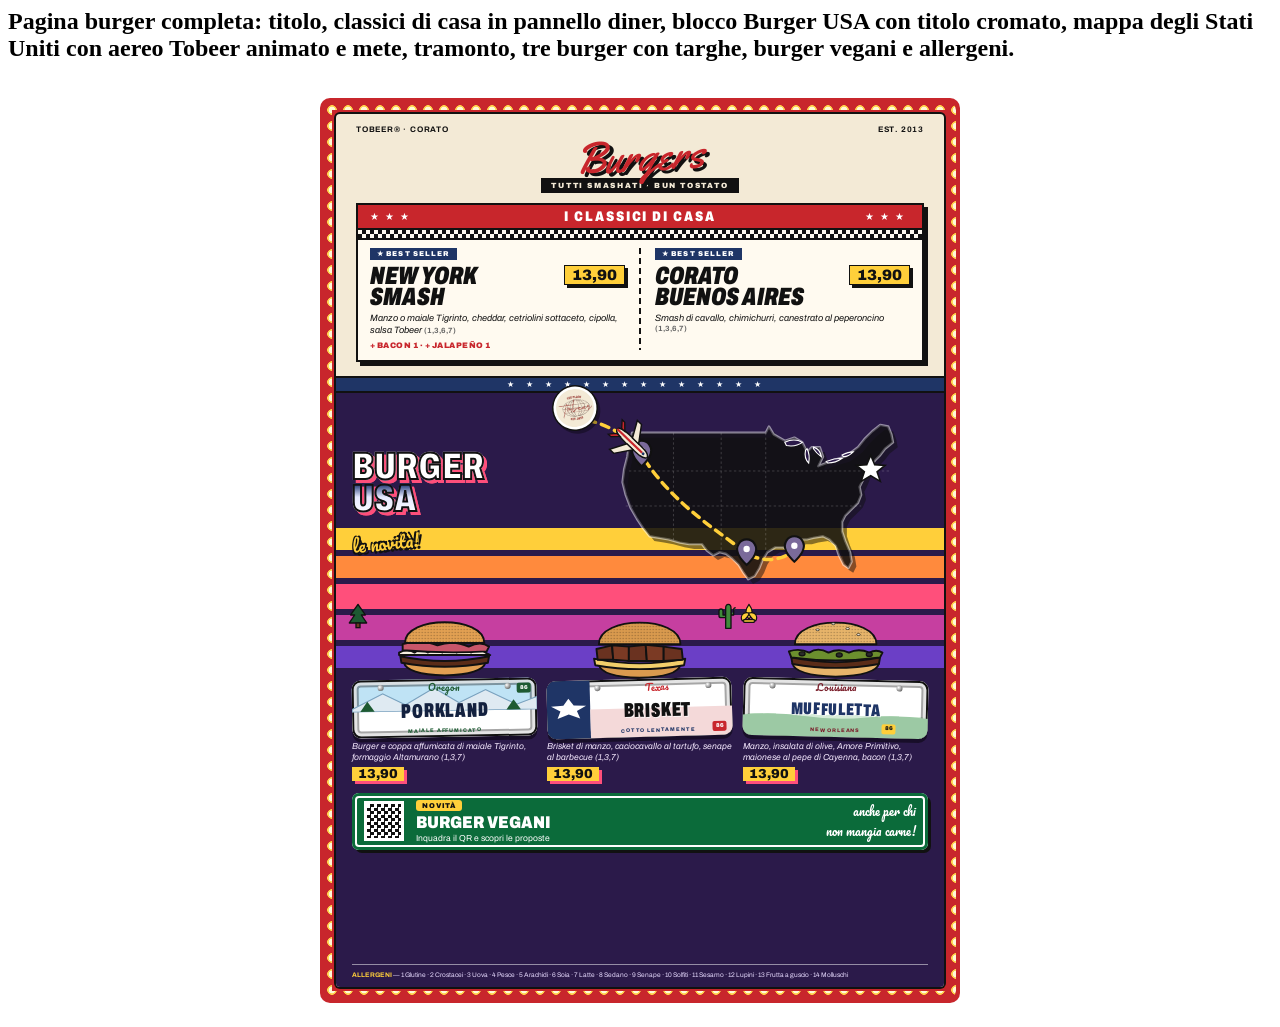
<file: menu-usa/anteprime/pagina-burger-v12.html>
<html><body><link href="https://fonts.googleapis.com/css2?family=Archivo:ital,wdth,wght@0,62..125,400..900;1,62..125,400..900&family=Pacifico&family=Yellowtail&display=swap" rel="stylesheet">
<style>
.fr{width:640px;height:905px;margin:0 auto;box-sizing:border-box;padding:16px;border-radius:10px;background:#c8262c;position:relative}
.fr:before{content:"";position:absolute;inset:4px;border-radius:8px;background:radial-gradient(circle,#fff8d8 0 3.2px,#ffd04a 3.6px 4.6px,transparent 5px) 0 0/16px 16px;-webkit-mask:linear-gradient(#000 0 0) content-box exclude,linear-gradient(#000 0 0);mask:linear-gradient(#000 0 0) content-box exclude,linear-gradient(#000 0 0);padding:8px}
.tb{position:relative;font-family:Archivo,sans-serif;color:#111;background:#f3ead6;height:100%;box-sizing:border-box;display:flex;flex-direction:column;border-radius:4px;box-shadow:0 0 0 2px #111;overflow:hidden}
.hd{display:flex;justify-content:space-between;font-weight:700;font-size:8px;letter-spacing:.1em;text-transform:uppercase}
.panel{margin-top:10px;background:#fffaf0;border:2.5px solid #111;box-shadow:4px 4px 0 #111}
.bar{background:#c8262c;color:#fff;display:flex;align-items:center;justify-content:space-between;padding:4px 12px;border-bottom:2.5px solid #111}
.chk{height:8px;background:conic-gradient(#111 25%,#fffaf0 0 50%,#111 0 75%,#fffaf0 0) 0 0/8px 8px;border-bottom:2px solid #111}
.grid{display:grid;grid-template-columns:1fr 2px 1fr;column-gap:14px;padding:8px 12px 10px}
.n{font-weight:900;font-stretch:70%;font-style:italic;font-size:25px;line-height:.86;text-transform:uppercase}
.d{font-style:italic;font-size:9.2px;line-height:1.35;margin-top:4px}
.a{font-style:normal;font-weight:700;font-size:7.6px;color:#666}
.prc{display:inline-block;font-weight:900;font-size:15px;color:#111;background:#ffcf3a;padding:1px 7px;border:1.5px solid #111;box-shadow:3px 3px 0 #111;white-space:nowrap}
.bs{display:inline-block;background:#1f3566;color:#fff;font-weight:900;font-size:7px;letter-spacing:.16em;padding:2px 7px;margin-bottom:5px}
.usa{position:relative;flex:1;background:#2b1a4a;color:#fff;padding:0 16px 8px;border-top:2px solid #111;margin-top:14px;display:flex;flex-direction:column;overflow:hidden}
.sun{position:absolute;left:0;right:0;top:150px;height:140px;background:linear-gradient(#ffcf3a 0 16%,transparent 16% 20%,#ff8a3d 20% 36%,transparent 36% 40%,#ff4f7b 40% 58%,transparent 58% 62%,#c63fa0 62% 80%,transparent 80% 84%,#6b3fc6 84%)}
.chrome{font-weight:900;font-stretch:72%;font-size:38px;line-height:.85;background:linear-gradient(#fff 0 42%,#9fd3ff 46%,#2a3f7a 53%,#e6e9ff 72%,#fff);-webkit-background-clip:text;background-clip:text;color:transparent;-webkit-text-stroke:2px #111;filter:drop-shadow(3px 3px 0 #ff4f7b)}
.cards{position:relative;display:grid;grid-template-columns:repeat(3,1fr);gap:10px}
.u-ill{width:100%;height:72px;display:block}
.pl{position:relative;border-radius:9px;box-sizing:border-box;height:58px;overflow:hidden;box-shadow:inset 0 0 0 2px #111,inset 0 0 0 5px rgba(255,255,255,.7),inset 0 0 0 7px rgba(0,0,0,.35),0 4px 0 rgba(0,0,0,.45)}
.pl .bolt{position:absolute;top:5px;width:6px;height:6px;border-radius:50%;background:radial-gradient(circle at 35% 35%,#fff,#888 60%,#333);z-index:3}
.pl .in{position:absolute;inset:0;display:flex;flex-direction:column;align-items:center;justify-content:space-between;padding:4px 6px 4px;z-index:2}
.pl .st{font-family:Pacifico,cursive;font-size:9.5px;line-height:1}
.pl .num{font-weight:900;font-stretch:62%;font-size:20px;line-height:.9;letter-spacing:.04em;white-space:nowrap;text-shadow:1px 1px 0 rgba(255,255,255,.7)}
.pl .sl{font-weight:800;font-size:5.2px;letter-spacing:.16em;text-transform:uppercase}
.stk{position:absolute;z-index:3;font-weight:900;font-size:5.6px;padding:2px 3px;border-radius:2px;line-height:1}
.ud{font-style:italic;font-size:8.6px;line-height:1.3;color:#f6eaff;margin-top:4px}
.up{display:inline-block;font-weight:900;font-size:13px;color:#111;background:#ffcf3a;padding:0 6px;margin-top:3px;box-shadow:3px 3px 0 #ff4f7b}
.ico{position:absolute;z-index:4}
.tbl{position:absolute;width:38px;height:38px;border-radius:50%;background:#f3ead6 url("[data-uri]") center/86% no-repeat;box-shadow:0 0 0 2.5px #fff,0 0 0 4px #111,2px 3px 0 4px rgba(0,0,0,.35);transform:rotate(-8deg);z-index:3}
.lbl{font-family:Archivo,sans-serif;font-weight:900;font-stretch:75%;font-size:7px;letter-spacing:.06em}
</style>
<h2 class="sr-only">Pagina burger completa: titolo, classici di casa in pannello diner, blocco Burger USA con titolo cromato, mappa degli Stati Uniti con aereo Tobeer animato e mete, tramonto, tre burger con targhe, burger vegani e allergeni.</h2>
<div style="background:var(--bg-neutral);border-radius:12px;padding:16px">
<div class="fr"><div class="tb" id="tbx">
  <svg width="0" height="0" style="position:absolute"><defs>
    <pattern id="x1" width="5" height="5" patternUnits="userSpaceOnUse"><circle cx="2.5" cy="2.5" r="1.1" fill="#000" opacity=".28"/></pattern>
    <pattern id="dt" width="3" height="3" patternUnits="userSpaceOnUse"><circle cx="1.5" cy="1.5" r=".55" fill="#fff" opacity=".22"/></pattern>
    <g id="pin3"><path d="M0 -9 C-5 -9 -6 -4 -6 -3 C-6 2 0 7 0 7 C0 7 6 2 6 -3 C6 -4 5 -9 0 -9 Z" stroke="#111" stroke-width="1.3"/><circle cx="0" cy="-3" r="2" fill="#fff"/></g>
    <g id="pl3"><path d="M-14 0 C-14 -2.4 -10 -3 0 -3 L10 -2.6 C14 -2.2 15 0 15 0 C15 0 14 2.2 10 2.6 L0 3 C-10 3 -14 2.4 -14 0 Z" fill="#f3ead6" stroke="#111" stroke-width="1"/><path d="M-14 -.8 L10 -.8 L10 .8 L-14 .8 Z" fill="#c8262c"/><path d="M-2 -2.8 L-8 -14 L-4 -14 L4 -2.8 Z" fill="#f3ead6" stroke="#111" stroke-width="1"/><path d="M-2 2.8 L-8 14 L-4 14 L4 2.8 Z" fill="#f3ead6" stroke="#111" stroke-width="1"/><path d="M-12 -2.4 L-16 -7 L-13.5 -7 L-9 -2.4 Z" fill="#c8262c" stroke="#111" stroke-width=".9"/><path d="M-12 2.4 L-16 7 L-13.5 7 L-9 2.4 Z" fill="#c8262c" stroke="#111" stroke-width=".9"/><circle cx="11" cy="0" r="1" fill="#1f3566"/></g>
  </defs></svg>
  <div style="padding:11px 20px 0">
    <div class="hd"><span>Tobeer® · Corato</span><span>Est. 2013</span></div>
    <div style="text-align:center">
      <div style="font-family:Yellowtail,cursive;font-size:44px;line-height:1;color:#c8262c;text-shadow:3px 3px 0 #111;transform:rotate(-3deg)">Burgers</div>
      <div style="display:inline-block;background:#111;color:#f3ead6;font-weight:900;font-size:7.5px;letter-spacing:.24em;padding:3px 10px">TUTTI SMASHATI · BUN TOSTATO</div>
    </div>
    <div class="panel">
      <div class="bar"><span style="font-size:10px;letter-spacing:6px">★★★</span><span style="font-weight:900;font-stretch:80%;font-size:14px;letter-spacing:.14em">I CLASSICI DI CASA</span><span style="font-size:10px;letter-spacing:6px">★★★</span></div>
      <div class="chk"></div>
      <div class="grid">
        <div><span class="bs">★ BEST SELLER</span>
          <div style="display:flex;justify-content:space-between;align-items:flex-start;gap:10px"><div class="n">New York<br>Smash</div><span class="prc">13,90</span></div>
          <div class="d">Manzo o maiale Tigrinto, cheddar, cetriolini sottaceto, cipolla, salsa Tobeer <span class="a">(1,3,6,7)</span></div>
          <div style="margin-top:4px;font-weight:900;font-size:8px;letter-spacing:.06em;color:#c8262c">+ BACON 1 · + JALAPEÑO 1</div></div>
        <div style="background:repeating-linear-gradient(#111 0 6px,transparent 6px 10px)"></div>
        <div><span class="bs">★ BEST SELLER</span>
          <div style="display:flex;justify-content:space-between;align-items:flex-start;gap:10px"><div class="n">Corato<br>Buenos Aires</div><span class="prc">13,90</span></div>
          <div class="d">Smash di cavallo, chimichurri, canestrato al peperoncino <span class="a">(1,3,6,7)</span></div></div>
      </div>
    </div>
  </div>

  <div class="usa">
    <div class="sun"></div>
    <div style="position:relative;height:13px;margin:0 -16px 8px;background:#1f3566;color:#fff;font-size:8px;letter-spacing:12px;display:flex;align-items:center;justify-content:center;overflow:hidden;border-bottom:2px solid #111;z-index:2">★★★★★★★★★★★★★★</div>

    <div style="position:relative;display:grid;grid-template-columns:200px 1fr;align-items:center;gap:6px;z-index:2">
      <div>
        <div class="chrome">BURGER<br>USA</div>
        <div style="font-family:Pacifico,cursive;font-size:17px;color:#ffcf3a;text-shadow:-1.5px -1.5px 0 #111,1.5px -1.5px 0 #111,-1.5px 1.5px 0 #111,2.5px 2.5px 0 #111;transform:rotate(-6deg);margin-top:6px">le novità!</div>
      </div>
      <div style="position:relative;padding-left:20px">
        <svg viewBox="-20 -8 220 126" style="width:100%;display:block;overflow:visible" aria-hidden="true">
          <g transform="translate(3 3)"><path id="us" d="M14 12 L40 12 L70 12 L98 12 L100 8 L103 13 L110 17 L116 15 L121 18 L124 24 L127 21 L132 21 L134 27 L131 33 L136 31 L141 29 L148 27 L152 24 L156 21 L160 16 L165 11 L170 7 L175 8 L177 13 L178 18 L173 22 L170 26 L167 29 L164 33 L161 37 L159 42 L157 46 L158 51 L156 56 L152 60 L148 64 L146 68 L146 74 L148 80 L151 87 L152 93 L150 97 L147 95 L144 89 L142 83 L138 79 L134 77 L128 78 L124 79 L120 79 L118 83 L116 87 L112 86 L109 84 L104 84 L99 87 L96 92 L94 97 L91 102 L87 104 L84 100 L81 95 L77 91 L73 88 L69 87 L65 89 L61 86 L58 82 L50 82 L44 81 L37 79 L31 78 L25 77 L21 72 L17 66 L13 59 L10 51 L8 43 L9 35 L11 27 L12 20 Z" fill="#111" opacity=".5"/></g>
          <use href="#us" fill="#4a3780" stroke="#fff" stroke-width="1.5" stroke-linejoin="round"/>
          <use href="#us" fill="url(#dt)"/>
          <g fill="#2b1a4a" stroke="#fff" stroke-width=".7"><path d="M110 18 Q116 15 121 18 Q117 21 111 20 Z"/><path d="M124 22 Q126 26 125 31 Q122 28 123 23 Z"/><path d="M128 21 Q132 22 133 27 Q130 25 128 22 Z"/><path d="M136 30 Q141 28 146 28 Q142 31 137 31 Z"/><path d="M146 26 Q150 24 153 24 Q150 27 147 27 Z"/></g>
          <g fill="none" stroke="#fff" stroke-width=".4" opacity=".28" stroke-dasharray="1.5 1.5"><path d="M40 12 L40 80"/><path d="M70 12 L70 87"/><path d="M98 12 L98 86"/><path d="M12 36 L176 36"/><path d="M10 58 L158 58"/></g>
          <path id="rt" d="M-14 4 C2 8 14 16 20 26 C40 58 72 76 86 88 C98 94 108 92 116 86" fill="none" stroke="#ffcf3a" stroke-width="2.2" stroke-dasharray="5 4" stroke-linecap="round"/>
          <path d="M164 26 l2.5 6 l6.5 .5 l-5 4 l2 6 l-6 -3.5 l-6 3.5 l2 -6 l-5 -4 l6.5 -.5 Z" fill="#fff" stroke="#111" stroke-width="1"/>
          <g transform="translate(20 26)"><use href="#pin3" fill="#7a6a9a"><animate attributeName="fill" values="#7a6a9a;#7a6a9a;#ff4f7b;#ff4f7b" keyTimes="0;.22;.25;1" dur="8s" repeatCount="indefinite"/></use><g opacity="0"><animate attributeName="opacity" values="0;0;1;1;0" keyTimes="0;.22;.26;.95;1" dur="8s" repeatCount="indefinite"/><rect x="5" y="-20" width="34" height="11" rx="2" fill="#ffcf3a" stroke="#111" stroke-width="1"/><text class="lbl" x="22" y="-12.3" text-anchor="middle" fill="#111">OREGON</text></g></g>
          <g transform="translate(86 88)"><use href="#pin3" fill="#7a6a9a"><animate attributeName="fill" values="#7a6a9a;#7a6a9a;#ff4f7b;#ff4f7b" keyTimes="0;.62;.65;1" dur="8s" repeatCount="indefinite"/></use><g opacity="0"><animate attributeName="opacity" values="0;0;1;1;0" keyTimes="0;.62;.66;.95;1" dur="8s" repeatCount="indefinite"/><rect x="-46" y="-6" width="30" height="11" rx="2" fill="#ffcf3a" stroke="#111" stroke-width="1"/><text class="lbl" x="-31" y="1.7" text-anchor="middle" fill="#111">TEXAS</text></g></g>
          <g transform="translate(116 86)"><use href="#pin3" fill="#7a6a9a"><animate attributeName="fill" values="#7a6a9a;#7a6a9a;#ff4f7b;#ff4f7b" keyTimes="0;.84;.87;1" dur="8s" repeatCount="indefinite"/></use><g opacity="0"><animate attributeName="opacity" values="0;0;1;1;0" keyTimes="0;.84;.88;.95;1" dur="8s" repeatCount="indefinite"/><rect x="6" y="2" width="44" height="11" rx="2" fill="#ffcf3a" stroke="#111" stroke-width="1"/><text class="lbl" x="28" y="9.7" text-anchor="middle" fill="#111">LOUISIANA</text></g></g>
          <use href="#pl3" transform="scale(.9)"><animateMotion dur="8s" repeatCount="indefinite" rotate="auto" keyPoints="0;1;1" keyTimes="0;.88;1" calcMode="linear"><mpath href="#rt"/></animateMotion></use>
        </svg>
        <span class="tbl" style="left:-2px;top:-12px"></span>
      </div>
    </div>

    <div class="cards" style="margin-top:6px">
      <div style="position:relative">
        <svg class="ico" viewBox="0 0 30 40" style="left:-4px;top:-4px;width:20px" aria-hidden="true"><path d="M15 2 L26 18 L20 18 L28 30 L2 30 L10 18 L4 18 Z" fill="#1d5a32" stroke="#111" stroke-width="2" stroke-linejoin="round"/><rect x="12" y="30" width="6" height="7" fill="#6b3a22" stroke="#111" stroke-width="2"/></svg>
        <svg class="u-ill" viewBox="0 0 180 120" aria-hidden="true"><g stroke="#111" stroke-width="3.2" stroke-linejoin="round"><path d="M22 92 L158 92 Q154 112 90 114 Q26 112 22 92 Z" fill="#e2a052"/><path d="M16 82 Q90 98 164 82 L162 93 Q90 106 18 93 Z" fill="#5a2c18"/><path d="M14 76 Q28 68 40 76 Q50 66 62 76 Q74 66 86 76 Q98 66 110 76 Q122 66 134 76 Q146 66 158 76 L166 80 L14 80 Z" fill="#f6efe0"/><path d="M20 62 Q50 52 78 64 Q104 54 130 66 Q150 56 164 66 L160 74 Q90 78 20 72 Z" fill="#c9566a"/><path d="M24 60 C24 14 156 14 156 60 Z" fill="#e2a052"/><path d="M24 60 C24 14 156 14 156 60 Z" fill="url(#x1)" stroke="none"/></g></svg>
        <div class="pl" style="background:linear-gradient(#bfe3f5 0 48%,#fff 48%);transform:rotate(-1deg)"><svg viewBox="0 0 180 92" preserveAspectRatio="none" style="position:absolute;inset:0;width:100%;height:100%" aria-hidden="true"><path d="M0 46 L30 22 L52 40 L80 14 L104 38 L130 18 L160 42 L180 30 L180 50 L0 50 Z" fill="#dfeaf2" stroke="#7aa2bf" stroke-width="1.5"/><g fill="#1d5a32"><path d="M8 50 l7 -16 l7 16 Z"/><path d="M150 50 l7 -16 l7 16 Z"/></g></svg><i class="bolt" style="left:26px"></i><i class="bolt" style="right:26px"></i><span class="stk" style="right:6px;top:5px;background:#1d5a32;color:#fff">86</span><div class="in"><span class="st" style="color:#1d5a32">Oregon</span><span class="num" style="color:#13213f">PORKLAND</span><span class="sl" style="color:#1d5a32">Maiale affumicato</span></div></div>
        <div class="ud">Burger e coppa affumicata di maiale Tigrinto, formaggio Altamurano (1,3,7)</div><div class="up">13,90</div></div>
      <div style="position:relative">
        <svg class="ico" viewBox="0 0 30 40" style="right:-4px;top:-4px;width:20px" aria-hidden="true"><path d="M13 38 V8 q0 -6 4 -6 q4 0 4 6 V38 Z M13 22 H6 q-3 0 -3 -3 V12 q0 -3 3 -3 q3 0 3 3 V18 H13 M21 18 H25 V10 q0 -3 3 -3" fill="#3f8a3a" stroke="#111" stroke-width="2" stroke-linejoin="round"/></svg>
        <svg class="u-ill" viewBox="0 0 180 120" aria-hidden="true"><g stroke="#111" stroke-width="3.2" stroke-linejoin="round"><path d="M22 96 L158 96 Q154 116 90 118 Q26 116 22 96 Z" fill="#d99a4e"/><path d="M14 86 Q90 102 166 86 L164 97 Q90 110 16 97 Z" fill="#f2cf6b"/><path d="M18 70 L44 64 L46 88 L20 88 Z" fill="#6a3220"/><path d="M44 64 L72 66 L72 90 L46 88 Z" fill="#7b3a24"/><path d="M72 66 L100 63 L102 90 L72 90 Z" fill="#6a3220"/><path d="M100 63 L130 66 L130 90 L102 90 Z" fill="#7b3a24"/><path d="M130 66 L160 70 L162 88 L130 90 Z" fill="#6a3220"/><path d="M22 62 C22 14 158 14 158 62 Z" fill="#d99a4e"/><path d="M22 62 C22 14 158 14 158 62 Z" fill="url(#x1)" stroke="none"/></g></svg>
        <div class="pl" style="background:#fff;transform:rotate(-1.6deg)"><svg viewBox="0 0 180 92" preserveAspectRatio="none" style="position:absolute;inset:0;width:100%;height:100%" aria-hidden="true"><rect x="0" y="0" width="42" height="92" fill="#1f3566"/><rect x="42" y="46" width="138" height="46" fill="#f4d9d9"/><path d="M21 28 l5 11 l12 1 l-9 8 l3 12 l-11 -7 l-11 7 l3 -12 l-9 -8 l12 -1 Z" fill="#fff"/></svg><i class="bolt" style="left:48px"></i><i class="bolt" style="right:20px"></i><span class="stk" style="right:6px;bottom:4px;background:#c8262c;color:#fff">86</span><div class="in" style="padding-left:42px"><span class="st" style="color:#c8262c">Texas</span><span class="num" style="color:#111">BRISKET</span><span class="sl" style="color:#1f3566">Cotto lentamente</span></div></div>
        <div class="ud">Brisket di manzo, caciocavallo al tartufo, senape al barbecue (1,3,7)</div><div class="up">13,90</div></div>
      <div style="position:relative">
        <svg class="ico" viewBox="0 0 30 36" style="left:-4px;top:-4px;width:20px" aria-hidden="true"><g fill="#ffcf3a" stroke="#111" stroke-width="1.8" stroke-linejoin="round"><path d="M15 2 C9 10 9 18 15 24 C21 18 21 10 15 2 Z"/><path d="M15 15 C6 12 1 20 5 27 C10 25 13 20 15 17 Z"/><path d="M15 15 C24 12 29 20 25 27 C20 25 17 20 15 17 Z"/><rect x="7" y="25" width="16" height="4" rx="1"/></g></svg>
        <svg class="u-ill" viewBox="0 0 180 120" aria-hidden="true"><g stroke="#111" stroke-width="3.2" stroke-linejoin="round"><path d="M18 94 L162 94 Q158 114 90 116 Q22 114 18 94 Z" fill="#e7b46a"/><path d="M16 84 Q90 100 164 84 L162 95 Q90 108 18 95 Z" fill="#5a2c18"/><path d="M12 74 Q30 68 46 76 Q60 66 78 76 Q96 68 112 76 Q128 68 146 76 Q158 70 168 76 L164 84 Q90 94 16 84 Z" fill="#6c8f2e"/><g fill="#2b2b2b" stroke-width="2"><ellipse cx="34" cy="78" rx="5" ry="3.4"/><ellipse cx="96" cy="80" rx="5" ry="3.4"/><ellipse cx="146" cy="79" rx="5" ry="3.4"/></g><path d="M22 62 C22 14 158 14 158 62 Z" fill="#e7b46a"/><path d="M22 62 C22 14 158 14 158 62 Z" fill="url(#x1)" stroke="none"/></g><g fill="#fff8e6" stroke="#111" stroke-width="1.1"><ellipse cx="60" cy="38" rx="3" ry="1.6"/><ellipse cx="86" cy="28" rx="3" ry="1.6"/><ellipse cx="110" cy="36" rx="3" ry="1.6"/><ellipse cx="128" cy="46" rx="3" ry="1.6"/></g></svg>
        <div class="pl" style="background:linear-gradient(#fff 0 62%,#d6ecd8 62%);transform:rotate(1.4deg)"><svg viewBox="0 0 180 92" preserveAspectRatio="none" style="position:absolute;inset:0;width:100%;height:100%" aria-hidden="true"><path d="M0 60 Q30 54 60 60 T120 60 T180 60 L180 92 L0 92 Z" fill="#9cc9a4"/></svg><i class="bolt" style="left:26px"></i><i class="bolt" style="right:26px"></i><span class="stk" style="right:32px;bottom:4px;background:#ffcf3a;color:#111">86</span><div class="in"><span class="st" style="color:#7a1f2b">Louisiana</span><span class="num" style="font-size:17px;color:#1f3566">MUFFULETTA</span><span class="sl" style="color:#7a1f2b">New Orleans</span></div></div>
        <div class="ud">Manzo, insalata di olive, Amore Primitivo, maionese al pepe di Cayenna, bacon (1,3,7)</div><div class="up">13,90</div></div>
    </div>

    <div style="position:relative;display:flex;align-items:center;gap:12px;margin-top:12px;background:#0b6b3a;border-radius:7px;box-shadow:inset 0 0 0 3px #0b6b3a,inset 0 0 0 5px #fff,3px 3px 0 #111;padding:7px 12px;color:#fff">
      <div style="width:40px;height:40px;background:#fff;padding:3px;box-sizing:border-box;flex:none"><div style="width:100%;height:100%;background:repeating-conic-gradient(#111 0 25%,#fff 0 50%) 0 0/7px 7px"></div></div>
      <div><div style="display:inline-block;background:#ffcf3a;color:#111;font-weight:900;font-size:7px;letter-spacing:.12em;padding:2px 6px;border-radius:3px">NOVITÀ</div><div style="font-weight:900;font-stretch:85%;font-size:17px;line-height:1;margin-top:3px">BURGER VEGANI</div><div style="font-size:8.6px;margin-top:2px">Inquadra il QR e scopri le proposte</div></div>
      <div style="margin-left:auto;font-family:Pacifico,cursive;font-size:11.5px;text-align:right">anche per chi<br>non mangia carne!</div>
    </div>
    <div style="position:relative;margin-top:auto;padding-top:5px;border-top:1.5px solid rgba(255,255,255,.5);font-size:6.6px;line-height:1.4;color:#e8dcff"><b style="color:#ffcf3a">ALLERGENI</b> — 1 Glutine · 2 Crostacei · 3 Uova · 4 Pesce · 5 Arachidi · 6 Soia · 7 Latte · 8 Sedano · 9 Senape · 10 Solfiti · 11 Sesamo · 12 Lupini · 13 Frutta a guscio · 14 Molluschi</div>
  </div>
</div></div>
</div>
</body></html>
</file>
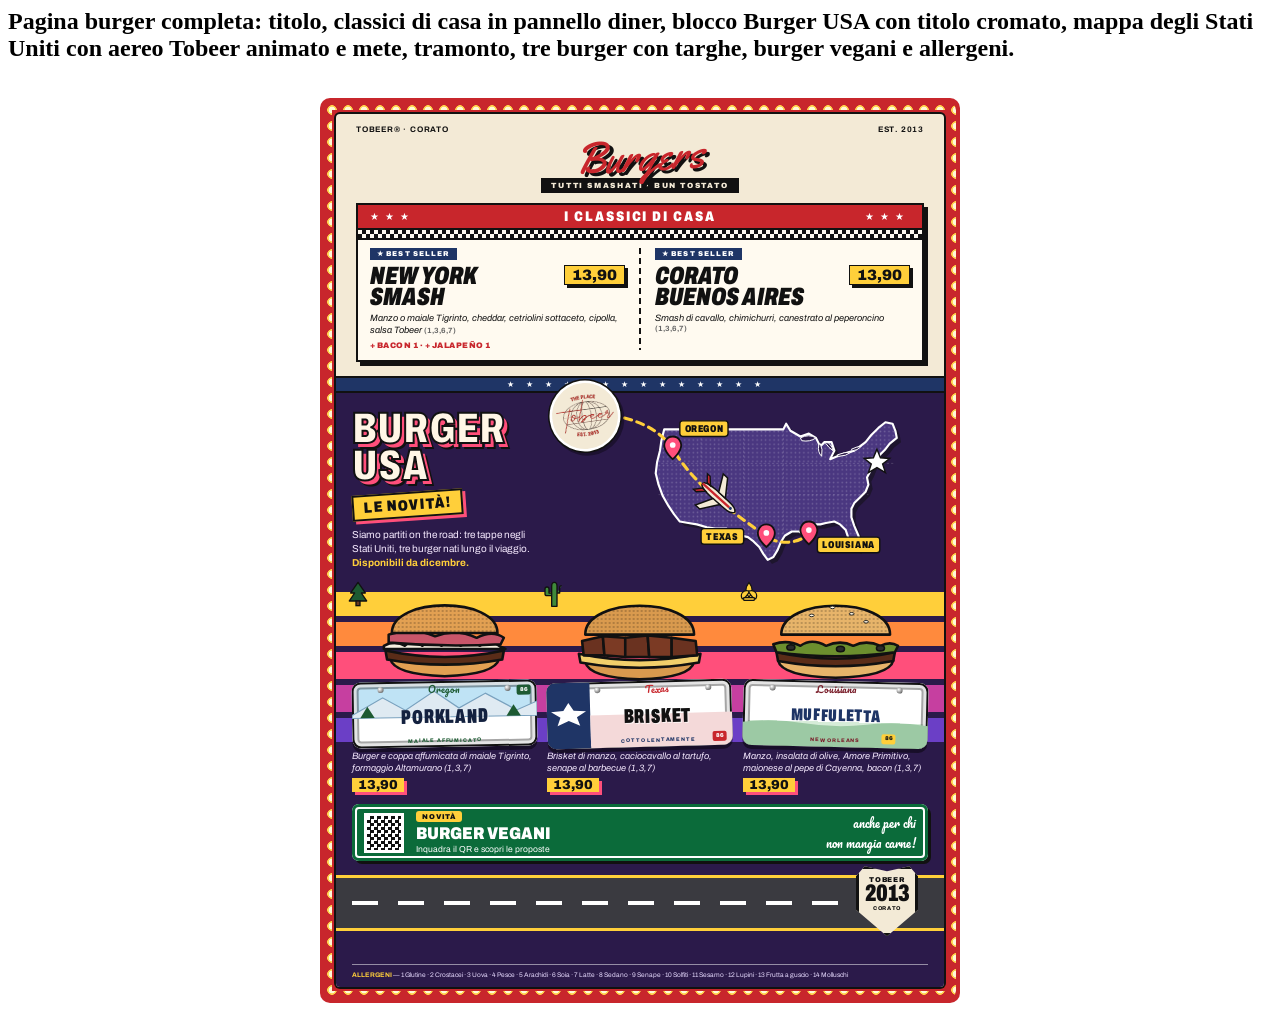
<file: menu-usa/anteprime/pagina-burger-v15.html>
<html><head><meta charset="utf-8"></head><body><link href="https://fonts.googleapis.com/css2?family=Archivo:ital,wdth,wght@0,62..125,400..900;1,62..125,400..900&family=Pacifico&family=Yellowtail&display=swap" rel="stylesheet">
<style>
.fr{width:640px;height:905px;margin:0 auto;box-sizing:border-box;padding:16px;border-radius:10px;background:#c8262c;position:relative}
.fr:before{content:"";position:absolute;inset:4px;border-radius:8px;background:radial-gradient(circle,#fff8d8 0 3.2px,#ffd04a 3.6px 4.6px,transparent 5px) 0 0/16px 16px;-webkit-mask:linear-gradient(#000 0 0) content-box exclude,linear-gradient(#000 0 0);mask:linear-gradient(#000 0 0) content-box exclude,linear-gradient(#000 0 0);padding:8px}
.tb{position:relative;font-family:Archivo,sans-serif;color:#111;background:#f3ead6;height:100%;box-sizing:border-box;display:flex;flex-direction:column;border-radius:4px;box-shadow:0 0 0 2px #111;overflow:hidden}
.hd{display:flex;justify-content:space-between;font-weight:700;font-size:8px;letter-spacing:.1em;text-transform:uppercase}
.panel{margin-top:10px;background:#fffaf0;border:2.5px solid #111;box-shadow:4px 4px 0 #111}
.bar{background:#c8262c;color:#fff;display:flex;align-items:center;justify-content:space-between;padding:4px 12px;border-bottom:2.5px solid #111}
.chk{height:8px;background:conic-gradient(#111 25%,#fffaf0 0 50%,#111 0 75%,#fffaf0 0) 0 0/8px 8px;border-bottom:2px solid #111}
.grid{display:grid;grid-template-columns:1fr 2px 1fr;column-gap:14px;padding:8px 12px 10px}
.n{font-weight:900;font-stretch:70%;font-style:italic;font-size:25px;line-height:.86;text-transform:uppercase}
.d{font-style:italic;font-size:9.2px;line-height:1.35;margin-top:4px}
.a{font-style:normal;font-weight:700;font-size:7.6px;color:#666}
.prc{display:inline-block;font-weight:900;font-size:15px;color:#111;background:#ffcf3a;padding:1px 7px;border:1.5px solid #111;box-shadow:3px 3px 0 #111;white-space:nowrap}
.bs{display:inline-block;background:#1f3566;color:#fff;font-weight:900;font-size:7px;letter-spacing:.16em;padding:2px 7px;margin-bottom:5px}
.usa{position:relative;flex:1;background:#2b1a4a;color:#fff;padding:0 16px 8px;border-top:2px solid #111;margin-top:14px;display:flex;flex-direction:column;overflow:hidden}
.sun{position:absolute;left:0;right:0;top:214px;height:150px;background:linear-gradient(#ffcf3a 0 16%,transparent 16% 20%,#ff8a3d 20% 36%,transparent 36% 40%,#ff4f7b 40% 58%,transparent 58% 62%,#c63fa0 62% 80%,transparent 80% 84%,#6b3fc6 84%)}
.ttl{font-weight:900;font-stretch:72%;font-size:44px;line-height:.85;color:#fff6e6;-webkit-text-stroke:2px #111;text-shadow:4px 4px 0 #ff4f7b,6px 6px 0 #111}
.chrome{font-weight:900;font-stretch:72%;font-size:38px;line-height:.85;background:linear-gradient(#fff 0 42%,#9fd3ff 46%,#2a3f7a 53%,#e6e9ff 72%,#fff);-webkit-background-clip:text;background-clip:text;color:transparent;-webkit-text-stroke:2px #111;filter:drop-shadow(3px 3px 0 #ff4f7b)}
.cards{position:relative;display:grid;grid-template-columns:repeat(3,1fr);gap:10px}
.u-ill{width:100%;height:96px;display:block}
.pl{position:relative;border-radius:9px;box-sizing:border-box;height:66px;overflow:hidden;box-shadow:inset 0 0 0 2px #111,inset 0 0 0 5px rgba(255,255,255,.7),inset 0 0 0 7px rgba(0,0,0,.35),0 4px 0 rgba(0,0,0,.45)}
.pl .bolt{position:absolute;top:5px;width:6px;height:6px;border-radius:50%;background:radial-gradient(circle at 35% 35%,#fff,#888 60%,#333);z-index:3}
.pl .in{position:absolute;inset:0;display:flex;flex-direction:column;align-items:center;justify-content:space-between;padding:4px 6px 4px;z-index:2}
.pl .st{font-family:Pacifico,cursive;font-size:9.5px;line-height:1}
.pl .num{font-weight:900;font-stretch:62%;font-size:20px;line-height:.9;letter-spacing:.04em;white-space:nowrap;text-shadow:1px 1px 0 rgba(255,255,255,.7)}
.pl .sl{font-weight:800;font-size:5.2px;letter-spacing:.16em;text-transform:uppercase}
.stk{position:absolute;z-index:3;font-weight:900;font-size:5.6px;padding:2px 3px;border-radius:2px;line-height:1}
.ud{font-style:italic;font-size:9.2px;line-height:1.3;color:#f6eaff;margin-top:4px}
.up{display:inline-block;font-weight:900;font-size:13px;color:#111;background:#ffcf3a;padding:0 6px;margin-top:3px;box-shadow:3px 3px 0 #ff4f7b}
.ico{position:absolute;z-index:4}
.tbl{position:absolute;width:66px;height:66px;border-radius:50%;background:#f3ead6 url("[data-uri]") center/86% no-repeat;box-shadow:0 0 0 2.5px #fff,0 0 0 4px #111,2px 3px 0 4px rgba(0,0,0,.35);transform:rotate(-8deg);z-index:3}
.lbl{font-family:Archivo,sans-serif;font-weight:900;font-stretch:75%;font-size:7px;letter-spacing:.06em}
</style>
<h2 class="sr-only">Pagina burger completa: titolo, classici di casa in pannello diner, blocco Burger USA con titolo cromato, mappa degli Stati Uniti con aereo Tobeer animato e mete, tramonto, tre burger con targhe, burger vegani e allergeni.</h2>
<div style="background:var(--bg-neutral);border-radius:12px;padding:16px">
<div class="fr"><div class="tb" id="tbx">
  <svg width="0" height="0" style="position:absolute"><defs>
    <pattern id="x1" width="5" height="5" patternUnits="userSpaceOnUse"><circle cx="2.5" cy="2.5" r="1.1" fill="#000" opacity=".28"/></pattern>
    <pattern id="dt" width="3" height="3" patternUnits="userSpaceOnUse"><circle cx="1.5" cy="1.5" r=".55" fill="#fff" opacity=".22"/></pattern>
    <g id="pin3"><path d="M0 -9 C-5 -9 -6 -4 -6 -3 C-6 2 0 7 0 7 C0 7 6 2 6 -3 C6 -4 5 -9 0 -9 Z" stroke="#111" stroke-width="1.3"/><circle cx="0" cy="-3" r="2" fill="#fff"/></g>
    <g id="pl3"><path d="M-14 0 C-14 -2.4 -10 -3 0 -3 L10 -2.6 C14 -2.2 15 0 15 0 C15 0 14 2.2 10 2.6 L0 3 C-10 3 -14 2.4 -14 0 Z" fill="#f3ead6" stroke="#111" stroke-width="1"/><path d="M-14 -.8 L10 -.8 L10 .8 L-14 .8 Z" fill="#c8262c"/><path d="M-2 -2.8 L-8 -14 L-4 -14 L4 -2.8 Z" fill="#f3ead6" stroke="#111" stroke-width="1"/><path d="M-2 2.8 L-8 14 L-4 14 L4 2.8 Z" fill="#f3ead6" stroke="#111" stroke-width="1"/><path d="M-12 -2.4 L-16 -7 L-13.5 -7 L-9 -2.4 Z" fill="#c8262c" stroke="#111" stroke-width=".9"/><path d="M-12 2.4 L-16 7 L-13.5 7 L-9 2.4 Z" fill="#c8262c" stroke="#111" stroke-width=".9"/><circle cx="11" cy="0" r="1" fill="#1f3566"/></g>
  </defs></svg>
  <div style="padding:11px 20px 0">
    <div class="hd"><span>Tobeer® · Corato</span><span>Est. 2013</span></div>
    <div style="text-align:center">
      <div style="font-family:Yellowtail,cursive;font-size:44px;line-height:1;color:#c8262c;text-shadow:3px 3px 0 #111;transform:rotate(-3deg)">Burgers</div>
      <div style="display:inline-block;background:#111;color:#f3ead6;font-weight:900;font-size:7.5px;letter-spacing:.24em;padding:3px 10px">TUTTI SMASHATI · BUN TOSTATO</div>
    </div>
    <div class="panel">
      <div class="bar"><span style="font-size:10px;letter-spacing:6px">★★★</span><span style="font-weight:900;font-stretch:80%;font-size:14px;letter-spacing:.14em">I CLASSICI DI CASA</span><span style="font-size:10px;letter-spacing:6px">★★★</span></div>
      <div class="chk"></div>
      <div class="grid">
        <div><span class="bs">★ BEST SELLER</span>
          <div style="display:flex;justify-content:space-between;align-items:flex-start;gap:10px"><div class="n">New York<br>Smash</div><span class="prc">13,90</span></div>
          <div class="d">Manzo o maiale Tigrinto, cheddar, cetriolini sottaceto, cipolla, salsa Tobeer <span class="a">(1,3,6,7)</span></div>
          <div style="margin-top:4px;font-weight:900;font-size:8px;letter-spacing:.06em;color:#c8262c">+ BACON 1 · + JALAPEÑO 1</div></div>
        <div style="background:repeating-linear-gradient(#111 0 6px,transparent 6px 10px)"></div>
        <div><span class="bs">★ BEST SELLER</span>
          <div style="display:flex;justify-content:space-between;align-items:flex-start;gap:10px"><div class="n">Corato<br>Buenos Aires</div><span class="prc">13,90</span></div>
          <div class="d">Smash di cavallo, chimichurri, canestrato al peperoncino <span class="a">(1,3,6,7)</span></div></div>
      </div>
    </div>
  </div>

  <div class="usa">
    <div class="sun"></div>
    <div style="position:relative;height:13px;margin:0 -16px 8px;background:#1f3566;color:#fff;font-size:8px;letter-spacing:12px;display:flex;align-items:center;justify-content:center;overflow:hidden;border-bottom:2px solid #111;z-index:2">★★★★★★★★★★★★★★</div>

    <div style="position:relative;display:grid;grid-template-columns:200px 1fr;align-items:center;gap:6px;z-index:2">
      <div>
        <div class="ttl">BURGER<br>USA</div>
        <div style="display:inline-block;margin-top:8px;background:#ffcf3a;color:#111;font-weight:900;font-stretch:80%;font-size:15px;letter-spacing:.08em;padding:3px 10px;border:2px solid #111;box-shadow:3px 3px 0 #ff4f7b;transform:rotate(-4deg)">LE NOVITÀ!</div><div style="font-size:10px;line-height:1.4;color:#f6eaff;margin-top:10px;max-width:190px">Siamo partiti on the road: tre tappe negli Stati Uniti, tre burger nati lungo il viaggio. <b style="color:#ffcf3a">Disponibili da dicembre.</b></div>
      </div>
      <div style="position:relative;padding-left:58px">
        <svg viewBox="-20 -8 220 126" style="width:100%;display:block;overflow:visible" aria-hidden="true">
          <defs><path id="us" d="M14 12 L40 12 L70 12 L98 12 L100 8 L103 13 L110 17 L116 15 L121 18 L124 24 L127 21 L132 21 L134 27 L131 33 L136 31 L141 29 L148 27 L152 24 L156 21 L160 16 L165 11 L170 7 L175 8 L177 13 L178 18 L173 22 L170 26 L167 29 L164 33 L161 37 L159 42 L157 46 L158 51 L156 56 L152 60 L148 64 L146 68 L146 74 L148 80 L151 87 L152 93 L150 97 L147 95 L144 89 L142 83 L138 79 L134 77 L128 78 L124 79 L120 79 L118 83 L116 87 L112 86 L109 84 L104 84 L99 87 L96 92 L94 97 L91 102 L87 104 L84 100 L81 95 L77 91 L73 88 L69 87 L65 89 L61 86 L58 82 L50 82 L44 81 L37 79 L31 78 L25 77 L21 72 L17 66 L13 59 L10 51 L8 43 L9 35 L11 27 L12 20 Z"/></defs><use href="#us" transform="translate(3 3)" fill="#111" opacity=".5"/>
          <use href="#us" fill="#4a3780" stroke="#fff" stroke-width="1.5" stroke-linejoin="round"/>
          <use href="#us" fill="url(#dt)"/>
          <g fill="#2b1a4a" stroke="#fff" stroke-width=".7"><path d="M110 18 Q116 15 121 18 Q117 21 111 20 Z"/><path d="M124 22 Q126 26 125 31 Q122 28 123 23 Z"/><path d="M128 21 Q132 22 133 27 Q130 25 128 22 Z"/><path d="M136 30 Q141 28 146 28 Q142 31 137 31 Z"/><path d="M146 26 Q150 24 153 24 Q150 27 147 27 Z"/></g>
          <g fill="none" stroke="#fff" stroke-width=".4" opacity=".28" stroke-dasharray="1.5 1.5"><path d="M40 12 L40 80"/><path d="M70 12 L70 87"/><path d="M98 12 L98 86"/><path d="M12 36 L176 36"/><path d="M10 58 L158 58"/></g>
          <path id="rt" d="M-14 4 C2 8 14 16 20 26 C40 58 72 76 86 88 C98 94 108 92 116 86" fill="none" stroke="#ffcf3a" stroke-width="2.2" stroke-dasharray="5 4" stroke-linecap="round"/>
          <path d="M164 26 l2.5 6 l6.5 .5 l-5 4 l2 6 l-6 -3.5 l-6 3.5 l2 -6 l-5 -4 l6.5 -.5 Z" fill="#fff" stroke="#111" stroke-width="1"/>
          <g transform="translate(20 26)"><use href="#pin3" fill="#ff4f7b"></use><g><rect x="5" y="-20" width="34" height="11" rx="2" fill="#ffcf3a" stroke="#111" stroke-width="1"/><text class="lbl" x="22" y="-12.3" text-anchor="middle" fill="#111">OREGON</text></g></g>
          <g transform="translate(86 88)"><use href="#pin3" fill="#ff4f7b"></use><g><rect x="-46" y="-6" width="30" height="11" rx="2" fill="#ffcf3a" stroke="#111" stroke-width="1"/><text class="lbl" x="-31" y="1.7" text-anchor="middle" fill="#111">TEXAS</text></g></g>
          <g transform="translate(116 86)"><use href="#pin3" fill="#ff4f7b"></use><g><rect x="6" y="2" width="44" height="11" rx="2" fill="#ffcf3a" stroke="#111" stroke-width="1"/><text class="lbl" x="28" y="9.7" text-anchor="middle" fill="#111">LOUISIANA</text></g></g>
          <use href="#pl3" transform="translate(52 60) rotate(42) scale(1.05)"/>
        </svg>
        <span class="tbl" style="left:-6px;top:-18px"></span>
      </div>
    </div>

    <div class="cards" style="margin-top:6px">
      <div style="position:relative">
        <svg class="ico" viewBox="0 0 30 40" style="left:-4px;top:-4px;width:20px" aria-hidden="true"><path d="M15 2 L26 18 L20 18 L28 30 L2 30 L10 18 L4 18 Z" fill="#1d5a32" stroke="#111" stroke-width="2" stroke-linejoin="round"/><rect x="12" y="30" width="6" height="7" fill="#6b3a22" stroke="#111" stroke-width="2"/></svg>
        <svg class="u-ill" viewBox="0 0 180 120" aria-hidden="true"><g stroke="#111" stroke-width="3.2" stroke-linejoin="round"><path d="M22 92 L158 92 Q154 112 90 114 Q26 112 22 92 Z" fill="#e2a052"/><path d="M16 82 Q90 98 164 82 L162 93 Q90 106 18 93 Z" fill="#5a2c18"/><path d="M14 76 Q28 68 40 76 Q50 66 62 76 Q74 66 86 76 Q98 66 110 76 Q122 66 134 76 Q146 66 158 76 L166 80 L14 80 Z" fill="#f6efe0"/><path d="M20 62 Q50 52 78 64 Q104 54 130 66 Q150 56 164 66 L160 74 Q90 78 20 72 Z" fill="#c9566a"/><path d="M24 60 C24 14 156 14 156 60 Z" fill="#e2a052"/><path d="M24 60 C24 14 156 14 156 60 Z" fill="url(#x1)" stroke="none"/></g></svg>
        <div class="pl" style="background:linear-gradient(#bfe3f5 0 48%,#fff 48%);transform:rotate(-1deg)"><svg viewBox="0 0 180 92" preserveAspectRatio="none" style="position:absolute;inset:0;width:100%;height:100%" aria-hidden="true"><path d="M0 46 L30 22 L52 40 L80 14 L104 38 L130 18 L160 42 L180 30 L180 50 L0 50 Z" fill="#dfeaf2" stroke="#7aa2bf" stroke-width="1.5"/><g fill="#1d5a32"><path d="M8 50 l7 -16 l7 16 Z"/><path d="M150 50 l7 -16 l7 16 Z"/></g></svg><i class="bolt" style="left:26px"></i><i class="bolt" style="right:26px"></i><span class="stk" style="right:6px;top:5px;background:#1d5a32;color:#fff">86</span><div class="in"><span class="st" style="color:#1d5a32">Oregon</span><span class="num" style="color:#13213f">PORKLAND</span><span class="sl" style="color:#1d5a32">Maiale affumicato</span></div></div>
        <div class="ud">Burger e coppa affumicata di maiale Tigrinto, formaggio Altamurano (1,3,7)</div><div class="up">13,90</div></div>
      <div style="position:relative">
        <svg class="ico" viewBox="0 0 30 40" style="left:-4px;top:-4px;width:20px" aria-hidden="true"><path d="M13 38 V8 q0 -6 4 -6 q4 0 4 6 V38 Z M13 22 H6 q-3 0 -3 -3 V12 q0 -3 3 -3 q3 0 3 3 V18 H13 M21 18 H25 V10 q0 -3 3 -3" fill="#3f8a3a" stroke="#111" stroke-width="2" stroke-linejoin="round"/></svg>
        <svg class="u-ill" viewBox="0 0 180 120" aria-hidden="true"><g stroke="#111" stroke-width="3.2" stroke-linejoin="round"><path d="M22 96 L158 96 Q154 116 90 118 Q26 116 22 96 Z" fill="#d99a4e"/><path d="M14 86 Q90 102 166 86 L164 97 Q90 110 16 97 Z" fill="#f2cf6b"/><path d="M18 70 L44 64 L46 88 L20 88 Z" fill="#6a3220"/><path d="M44 64 L72 66 L72 90 L46 88 Z" fill="#7b3a24"/><path d="M72 66 L100 63 L102 90 L72 90 Z" fill="#6a3220"/><path d="M100 63 L130 66 L130 90 L102 90 Z" fill="#7b3a24"/><path d="M130 66 L160 70 L162 88 L130 90 Z" fill="#6a3220"/><path d="M22 62 C22 14 158 14 158 62 Z" fill="#d99a4e"/><path d="M22 62 C22 14 158 14 158 62 Z" fill="url(#x1)" stroke="none"/></g></svg>
        <div class="pl" style="background:#fff;transform:rotate(-1.6deg)"><svg viewBox="0 0 180 92" preserveAspectRatio="none" style="position:absolute;inset:0;width:100%;height:100%" aria-hidden="true"><rect x="0" y="0" width="42" height="92" fill="#1f3566"/><rect x="42" y="46" width="138" height="46" fill="#f4d9d9"/><path d="M21 28 l5 11 l12 1 l-9 8 l3 12 l-11 -7 l-11 7 l3 -12 l-9 -8 l12 -1 Z" fill="#fff"/></svg><i class="bolt" style="left:48px"></i><i class="bolt" style="right:20px"></i><span class="stk" style="right:6px;bottom:4px;background:#c8262c;color:#fff">86</span><div class="in" style="padding-left:42px"><span class="st" style="color:#c8262c">Texas</span><span class="num" style="color:#111">BRISKET</span><span class="sl" style="color:#1f3566">Cotto lentamente</span></div></div>
        <div class="ud">Brisket di manzo, caciocavallo al tartufo, senape al barbecue (1,3,7)</div><div class="up">13,90</div></div>
      <div style="position:relative">
        <svg class="ico" viewBox="0 0 30 36" style="left:-4px;top:-4px;width:20px" aria-hidden="true"><g fill="#ffcf3a" stroke="#111" stroke-width="1.8" stroke-linejoin="round"><path d="M15 2 C9 10 9 18 15 24 C21 18 21 10 15 2 Z"/><path d="M15 15 C6 12 1 20 5 27 C10 25 13 20 15 17 Z"/><path d="M15 15 C24 12 29 20 25 27 C20 25 17 20 15 17 Z"/><rect x="7" y="25" width="16" height="4" rx="1"/></g></svg>
        <svg class="u-ill" viewBox="0 0 180 120" aria-hidden="true"><g stroke="#111" stroke-width="3.2" stroke-linejoin="round"><path d="M18 94 L162 94 Q158 114 90 116 Q22 114 18 94 Z" fill="#e7b46a"/><path d="M16 84 Q90 100 164 84 L162 95 Q90 108 18 95 Z" fill="#5a2c18"/><path d="M12 74 Q30 68 46 76 Q60 66 78 76 Q96 68 112 76 Q128 68 146 76 Q158 70 168 76 L164 84 Q90 94 16 84 Z" fill="#6c8f2e"/><g fill="#2b2b2b" stroke-width="2"><ellipse cx="34" cy="78" rx="5" ry="3.4"/><ellipse cx="96" cy="80" rx="5" ry="3.4"/><ellipse cx="146" cy="79" rx="5" ry="3.4"/></g><path d="M22 62 C22 14 158 14 158 62 Z" fill="#e7b46a"/><path d="M22 62 C22 14 158 14 158 62 Z" fill="url(#x1)" stroke="none"/></g><g fill="#fff8e6" stroke="#111" stroke-width="1.1"><ellipse cx="60" cy="38" rx="3" ry="1.6"/><ellipse cx="86" cy="28" rx="3" ry="1.6"/><ellipse cx="110" cy="36" rx="3" ry="1.6"/><ellipse cx="128" cy="46" rx="3" ry="1.6"/></g></svg>
        <div class="pl" style="background:linear-gradient(#fff 0 62%,#d6ecd8 62%);transform:rotate(1.4deg)"><svg viewBox="0 0 180 92" preserveAspectRatio="none" style="position:absolute;inset:0;width:100%;height:100%" aria-hidden="true"><path d="M0 60 Q30 54 60 60 T120 60 T180 60 L180 92 L0 92 Z" fill="#9cc9a4"/></svg><i class="bolt" style="left:26px"></i><i class="bolt" style="right:26px"></i><span class="stk" style="right:32px;bottom:4px;background:#ffcf3a;color:#111">86</span><div class="in"><span class="st" style="color:#7a1f2b">Louisiana</span><span class="num" style="font-size:17px;color:#1f3566">MUFFULETTA</span><span class="sl" style="color:#7a1f2b">New Orleans</span></div></div>
        <div class="ud">Manzo, insalata di olive, Amore Primitivo, maionese al pepe di Cayenna, bacon (1,3,7)</div><div class="up">13,90</div></div>
    </div>

    <div style="position:relative;display:flex;align-items:center;gap:12px;margin-top:12px;background:#0b6b3a;border-radius:7px;box-shadow:inset 0 0 0 3px #0b6b3a,inset 0 0 0 5px #fff,3px 3px 0 #111;padding:7px 12px;color:#fff">
      <div style="width:40px;height:40px;background:#fff;padding:3px;box-sizing:border-box;flex:none"><div style="width:100%;height:100%;background:repeating-conic-gradient(#111 0 25%,#fff 0 50%) 0 0/7px 7px"></div></div>
      <div><div style="display:inline-block;background:#ffcf3a;color:#111;font-weight:900;font-size:7px;letter-spacing:.12em;padding:2px 6px;border-radius:3px">NOVITÀ</div><div style="font-weight:900;font-stretch:85%;font-size:17px;line-height:1;margin-top:3px">BURGER VEGANI</div><div style="font-size:8.6px;margin-top:2px">Inquadra il QR e scopri le proposte</div></div>
      <div style="margin-left:auto;font-family:Pacifico,cursive;font-size:11.5px;text-align:right">anche per chi<br>non mangia carne!</div>
    </div>
    <div style="position:relative;margin:14px -16px 0;height:50px;background:#3a3a40;border-top:3px solid #ffcf3a;border-bottom:3px solid #ffcf3a;display:flex;align-items:center">
      <div style="flex:1;height:4px;margin:0 90px 0 16px;background:repeating-linear-gradient(90deg,#fff 0 26px,transparent 26px 46px)"></div>
      <div style="position:absolute;right:26px;top:-12px;width:62px;height:70px;background:#f3ead6;clip-path:polygon(0 14%,14% 0,50% 7%,86% 0,100% 14%,100% 62%,50% 100%,0 62%);display:flex;flex-direction:column;align-items:center;padding-top:10px;box-sizing:border-box;box-shadow:inset 0 0 0 3px #111">
        <span style="font-weight:900;font-size:7px;letter-spacing:.1em;color:#111">TOBEER</span><span style="font-weight:900;font-stretch:70%;font-size:24px;line-height:.9;color:#111">2013</span><span style="font-weight:800;font-size:5.5px;letter-spacing:.1em;color:#111">CORATO</span></div>
    </div>
    <div style="position:relative;margin-top:auto;padding-top:5px;border-top:1.5px solid rgba(255,255,255,.5);font-size:6.6px;line-height:1.4;color:#e8dcff"><b style="color:#ffcf3a">ALLERGENI</b> — 1 Glutine · 2 Crostacei · 3 Uova · 4 Pesce · 5 Arachidi · 6 Soia · 7 Latte · 8 Sedano · 9 Senape · 10 Solfiti · 11 Sesamo · 12 Lupini · 13 Frutta a guscio · 14 Molluschi</div>
  </div>
</div></div>
</div>
</body></html>
</file>
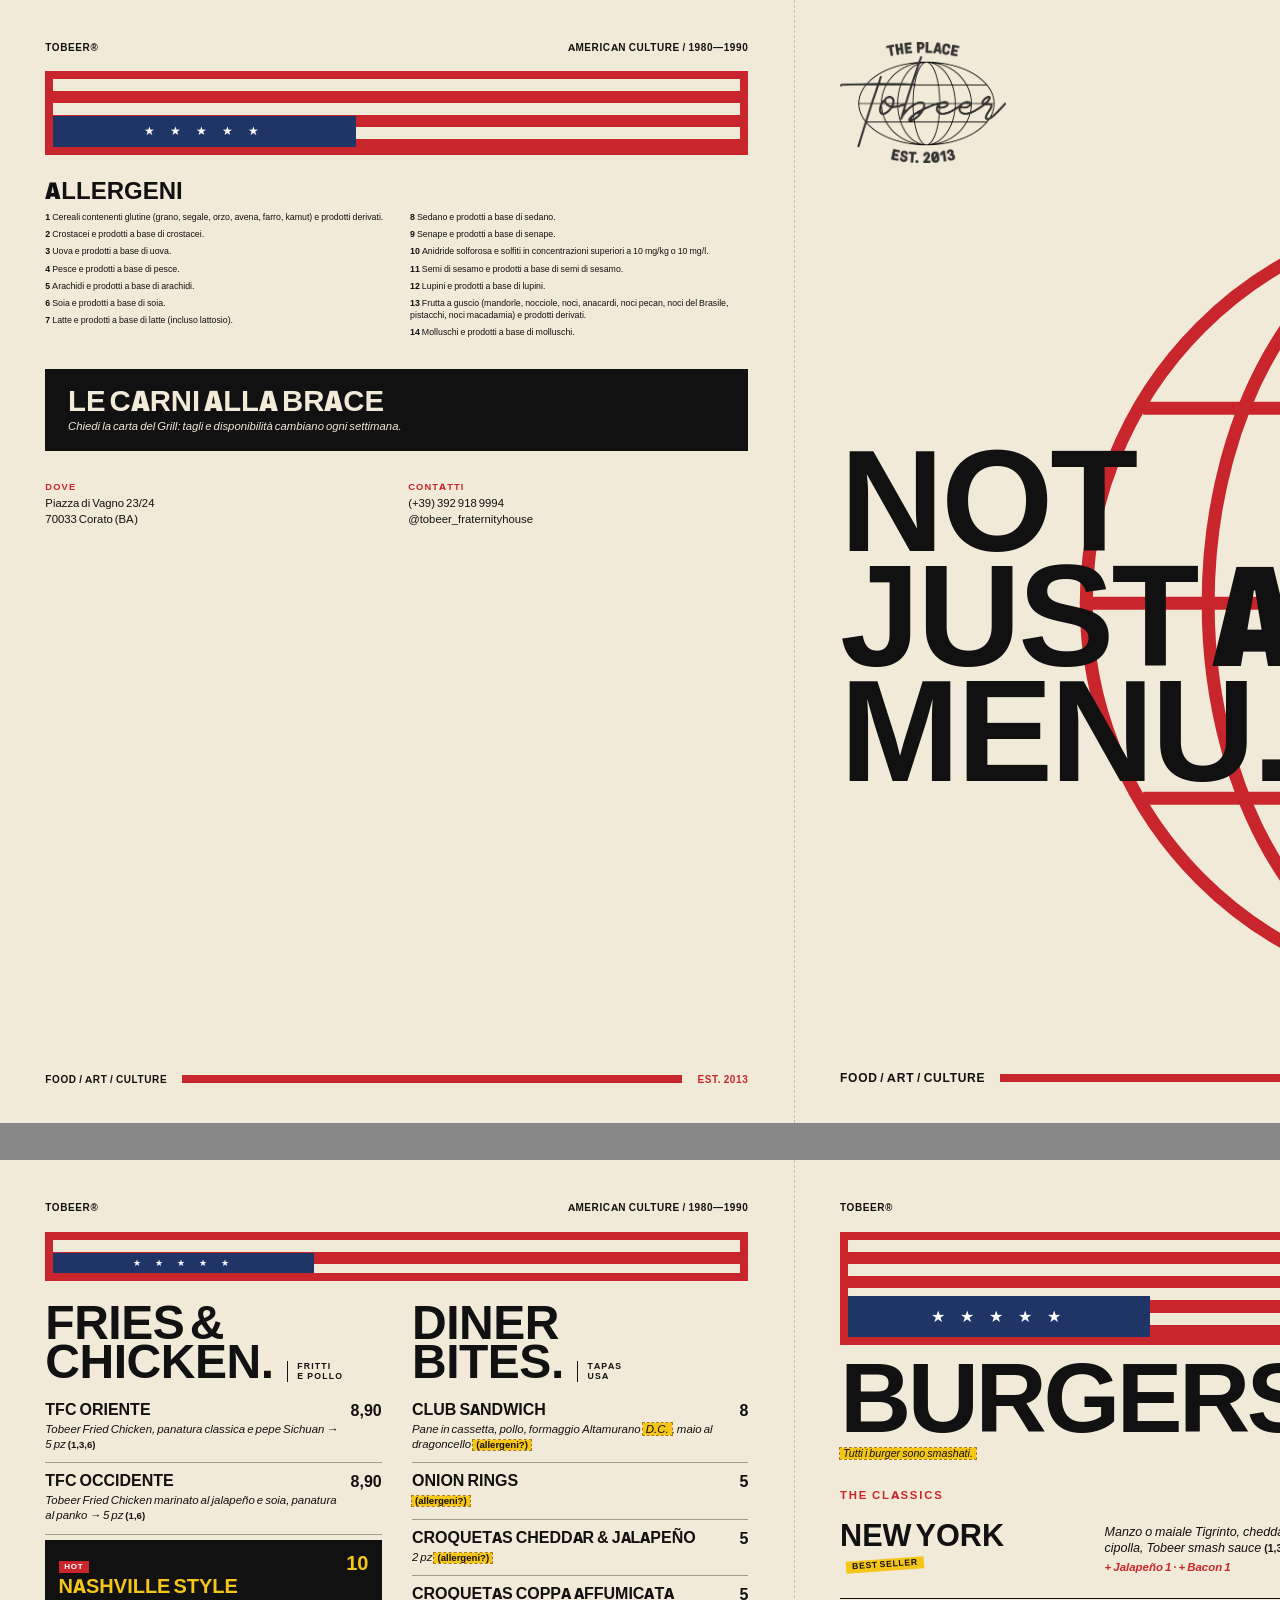
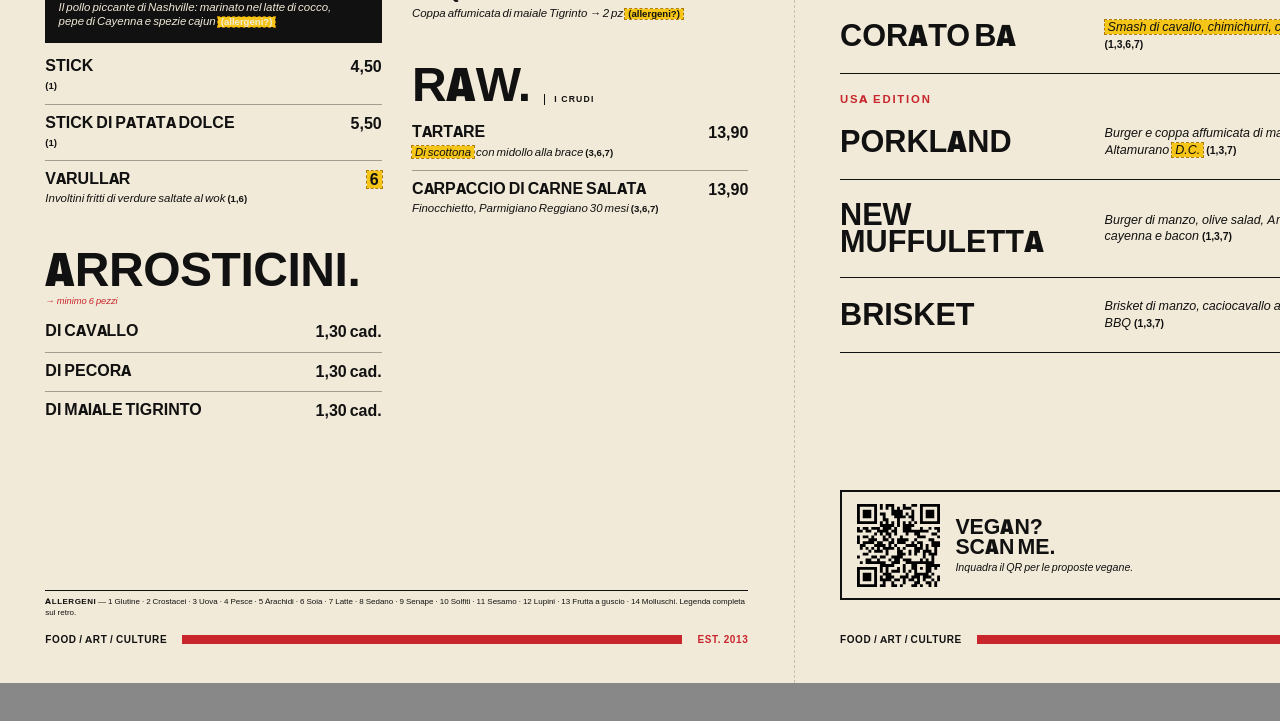
<file: menu-usa/stampa/pieghevole.html>
<!doctype html>
<html lang="it">
<head>
<meta charset="utf-8">
<title>TOBEER — Menu USA — Pieghevole A3 (bozza struttura)</title>
<link rel="stylesheet" href="pieghevole.css">
</head>
<body>

<!-- =================== FOGLIO 1 — ESTERNO =================== -->
<div class="sheet">

  <!-- RETRO (a sinistra quando il foglio è steso) -->
  <div class="page back">
    <div class="head"><span>Tobeer®</span><span>American Culture / 1980—1990</span></div>
    <div class="flag"><div class="stars">★ ★ ★ ★ ★</div></div>

    <h3>Allergeni</h3>
    <div class="leg">
      <p><b>1</b> Cereali contenenti glutine (grano, segale, orzo, avena, farro, kamut) e prodotti derivati.</p>
      <p><b>2</b> Crostacei e prodotti a base di crostacei.</p>
      <p><b>3</b> Uova e prodotti a base di uova.</p>
      <p><b>4</b> Pesce e prodotti a base di pesce.</p>
      <p><b>5</b> Arachidi e prodotti a base di arachidi.</p>
      <p><b>6</b> Soia e prodotti a base di soia.</p>
      <p><b>7</b> Latte e prodotti a base di latte (incluso lattosio).</p>
      <p><b>8</b> Sedano e prodotti a base di sedano.</p>
      <p><b>9</b> Senape e prodotti a base di senape.</p>
      <p><b>10</b> Anidride solforosa e solfiti in concentrazioni superiori a 10 mg/kg o 10 mg/l.</p>
      <p><b>11</b> Semi di sesamo e prodotti a base di semi di sesamo.</p>
      <p><b>12</b> Lupini e prodotti a base di lupini.</p>
      <p><b>13</b> Frutta a guscio (mandorle, nocciole, noci, anacardi, noci pecan, noci del Brasile, pistacchi, noci macadamia) e prodotti derivati.</p>
      <p><b>14</b> Molluschi e prodotti a base di molluschi.</p>
    </div>

    <div class="grill">
      <div class="t">Le carni alla brace</div>
      <div class="s">Chiedi la carta del Grill: tagli e disponibilità cambiano ogni settimana.</div>
    </div>

    <div class="info">
      <div><div class="k">Dove</div>Piazza di Vagno 23/24<br>70033 Corato (BA)</div>
      <div><div class="k">Contatti</div>(+39) 392 918 9994<br>@tobeer_fraternityhouse</div>
    </div>

    <div class="foot"><span>Food / Art / Culture</span><i></i><span class="est">Est. 2013</span></div>
  </div>

  <!-- COPERTINA (a destra) -->
  <div class="page cover">
    <svg class="globe" viewBox="0 0 200 200" aria-hidden="true">
      <g fill="none" stroke="#c8262c" stroke-width="3.2">
        <circle cx="100" cy="100" r="96"/>
        <ellipse cx="100" cy="100" rx="66" ry="96"/>
        <ellipse cx="100" cy="100" rx="30" ry="96"/>
        <line x1="100" y1="4" x2="100" y2="196"/>
        <line x1="4" y1="100" x2="196" y2="100"/>
        <line x1="18" y1="52" x2="182" y2="52"/>
        <line x1="18" y1="148" x2="182" y2="148"/>
      </g>
    </svg>
    <div class="head">
      <img class="logo" src="../assets/logo-nero.png" alt="Tobeer — The Place — Est. 2013">
      <span class="r">American Culture /<br>1980—1990</span>
    </div>
    <h1>Not<br>just a<br>menu.</h1>
    <div class="foot"><span>Food / Art / Culture</span><i></i><span class="est">Est. 2013</span></div>
  </div>
</div>

<!-- =================== FOGLIO 2 — INTERNO =================== -->
<div class="sheet">

  <!-- SINISTRA: STARTERS -->
  <div class="page left">
    <div class="head"><span>Tobeer®</span><span>American Culture / 1980—1990</span></div>
    <div class="flag mini"><div class="stars">★ ★ ★ ★ ★</div></div>

    <div class="cols">
      <div class="col">
        <section>
          <div class="sec"><h2>Fries &amp;<br>Chicken.</h2><div class="sub">Fritti<br>e pollo</div></div>
          <div class="dish"><div class="n">TFC Oriente</div><div class="p">8,90</div>
            <div class="d">Tobeer Fried Chicken, panatura classica e pepe Sichuan → 5 pz <span class="a">(1,3,6)</span></div></div>
          <div class="dish"><div class="n">TFC Occidente</div><div class="p">8,90</div>
            <div class="d">Tobeer Fried Chicken marinato al jalapeño e soia, panatura al panko → 5 pz <span class="a">(1,6)</span></div></div>
          <div class="dish hot"><div class="n"><span class="tag">Hot</span><br>Nashville Style</div><div class="p">10</div>
            <div class="d">Il pollo piccante di Nashville: marinato nel latte di cocco, pepe di Cayenna e spezie cajun <span class="a tbc">(allergeni?)</span></div></div>
          <div class="dish"><div class="n">Stick</div><div class="p">4,50</div>
            <div class="d"><span class="a">(1)</span></div></div>
          <div class="dish"><div class="n">Stick di patata dolce</div><div class="p">5,50</div>
            <div class="d"><span class="a">(1)</span></div></div>
          <div class="dish"><div class="n">Varullar</div><div class="p"><span class="tbc">6</span></div>
            <div class="d">Involtini fritti di verdure saltate al wok <span class="a">(1,6)</span></div></div>
        </section>

        <section>
          <div class="sec"><h2>Arrosticini.</h2></div>
          <div class="note">→ minimo 6 pezzi</div>
          <div class="dish"><div class="n">Di cavallo</div><div class="p">1,30 cad.</div></div>
          <div class="dish"><div class="n">Di pecora</div><div class="p">1,30 cad.</div></div>
          <div class="dish"><div class="n">Di maiale Tigrinto</div><div class="p">1,30 cad.</div></div>
        </section>
      </div>

      <div class="col">
        <section>
          <div class="sec"><h2>Diner<br>Bites.</h2><div class="sub">Tapas<br>USA</div></div>
          <div class="dish"><div class="n">Club Sandwich</div><div class="p">8</div>
            <div class="d">Pane in cassetta, pollo, formaggio Altamurano <span class="tbc">D.C.</span>, maio al dragoncello <span class="a tbc">(allergeni?)</span></div></div>
          <div class="dish"><div class="n">Onion Rings</div><div class="p">5</div>
            <div class="d"><span class="a tbc">(allergeni?)</span></div></div>
          <div class="dish"><div class="n">Croquetas cheddar &amp; jalapeño</div><div class="p">5</div>
            <div class="d">2 pz <span class="a tbc">(allergeni?)</span></div></div>
          <div class="dish"><div class="n">Croquetas coppa affumicata</div><div class="p">5</div>
            <div class="d">Coppa affumicata di maiale Tigrinto → 2 pz <span class="a tbc">(allergeni?)</span></div></div>
        </section>

        <section>
          <div class="sec"><h2>Raw.</h2><div class="sub">I crudi</div></div>
          <div class="dish"><div class="n">Tartare</div><div class="p">13,90</div>
            <div class="d"><span class="tbc">Di scottona</span> con midollo alla brace <span class="a">(3,6,7)</span></div></div>
          <div class="dish"><div class="n">Carpaccio di carne salata</div><div class="p">13,90</div>
            <div class="d">Finocchietto, Parmigiano Reggiano 30 mesi <span class="a">(3,6,7)</span></div></div>
        </section>
      </div>
    </div>

    <div class="allergeni-strip"><b>ALLERGENI</b> — 1 Glutine · 2 Crostacei · 3 Uova · 4 Pesce · 5 Arachidi · 6 Soia · 7 Latte · 8 Sedano · 9 Senape · 10 Solfiti · 11 Sesamo · 12 Lupini · 13 Frutta a guscio · 14 Molluschi. Legenda completa sul retro.</div>
    <div class="foot"><span>Food / Art / Culture</span><i></i><span class="est">Est. 2013</span></div>
  </div>

  <!-- DESTRA: BURGERS -->
  <div class="page burgers">
    <div class="head"><span>Tobeer®</span><span>American Culture / 1980—1990</span></div>
    <div class="flag"><div class="stars">★ ★ ★ ★ ★</div></div>
    <div class="title"><h1>Burgers.</h1><div class="sub">The<br>American<br>Collection</div></div>
    <div class="smash"><span class="tbc">Tutti i burger sono smashati.</span></div>

    <div class="group">The Classics</div>
    <div class="burger"><div class="n">New York <span class="badge">Best seller</span></div>
      <div class="d">Manzo o maiale Tigrinto, cheddar, cetriolini sottaceto, cipolla, Tobeer smash sauce <span class="a">(1,3,6,7)</span><span class="x">+ Jalapeño 1 · + Bacon 1</span></div>
      <div class="p">13,90</div></div>
    <div class="burger"><div class="n">Corato BA</div>
      <div class="d"><span class="tbc">Smash di cavallo, chimichurri, canestrato al peperoncino</span> <span class="a">(1,3,6,7)</span></div>
      <div class="p">13,90</div></div>

    <div class="group">USA Edition</div>
    <div class="burger"><div class="n">Porkland</div>
      <div class="d">Burger e coppa affumicata di maiale Tigrinto, formaggio Altamurano <span class="tbc">D.C.</span> <span class="a">(1,3,7)</span></div>
      <div class="p">13,90</div></div>
    <div class="burger"><div class="n">New Muffuletta</div>
      <div class="d">Burger di manzo, olive salad, Amore Primitivo <span class="tbc">D.C.</span>, maio cayenna e bacon <span class="a">(1,3,7)</span></div>
      <div class="p">13,90</div></div>
    <div class="burger"><div class="n">Brisket</div>
      <div class="d">Brisket di manzo, caciocavallo al tartufo <span class="tbc">D.C.</span>, senape al BBQ <span class="a">(1,3,7)</span></div>
      <div class="p">13,90</div></div>

    <div class="vegan">
      <img src="../assets/qr-vegan.svg" alt="QR menu vegan">
      <div><div class="t">Vegan?<br>Scan me.</div><div class="s">Inquadra il QR per le proposte vegane.</div></div>
    </div>

    <div class="foot"><span>Food / Art / Culture</span><i></i><span class="est">Not just a menu.</span></div>
  </div>
</div>

</body>
</html>
</file>
<file: sito/css/style.css>
@import url('https://fonts.googleapis.com/css2?family=IBM+Plex+Mono:ital@0;1&display=swap');

@font-face {
    font-family: 'mr_banksextrabold';
    src: url('../font/mrbanks-extrabold-webfont.woff2') format('woff2'),
         url('../font/mrbanks-extrabold-webfont.woff') format('woff');
    font-weight: normal;
    font-style: normal;

}

@font-face {
    font-family: 'NN Nouvelle Grotesk STD Normal';
    src: url('../font/NNNouvelleGroteskSTD-Normal.woff2') format('woff2'),
        url('../font/NNNouvelleGroteskSTD-Normal.woff') format('woff');
    font-weight: normal;
    font-style: normal;
    font-display: swap;
}



body {
     margin:0 0 0 0px;
     background: #ee2027;
     width: 100%;  
     height: 100%;          
     font-family: 'IBM Plex Mono', monospace;
     
}

a {
    text-decoration: none !important;
}

img, video {
    width: 100%;
    display: block;
}

video::poster {
  width: 100%;
  height: auto;
}

.container {
    max-width: 700px;
    width: 100%;
    /*text-align: center;*/
    margin: 0 auto 0;
}

.container img {max-width: 700px;}

.sx {float: left; width: 80%;}
.dx {float: right; width: 20%; text-align: right; font-family: mr_banksextrabold; letter-spacing: 2px;}

h1, h2, h3, h4, h5, h6, .navigation, .navigation2 {
    font-family: mr_banksextrabold;
    text-transform: uppercase;
    margin: 0;
}
p {margin: 0;}

p.center  {text-align: center; font-style: italic;}

h4.center  {text-align: center;}

.navigation {
    text-align: center;
    max-width: 700px;
    width: 100%;
    position: fixed;
    background-color:#ee2027;
    padding-top: 10px;

}

.navigation2 {
    text-align: center;
    max-width: 700px;
    width: 100%;
    
    padding-top: 21px;

}
.navigation a {
    color: white;
    font-size: 28px;
    line-height: 32px;
    
}

.navigation2 a {
    color: #ee2027;
    font-size: 86px;
    line-height: 105px;
}

.navigation a:after {
    content: "→";
    font-family: 'NN Nouvelle Grotesk STD Normal' !important;
    color: black;
    font-weight: 400;
    font-size: 28px;
    margin-left: 3px;
}


.navigation2 a:after {
    content: "→";
    font-family: 'NN Nouvelle Grotesk STD Normal' !important;
    color: white;
    font-weight: 400;
    font-size: 68px;
    margin-left: 3px;
    position: relative;
    top: -9px;
}

.navigation a:last-child:after, .navigation2 a:last-child:after{
    content: "";
}



.intro {
    margin-top: -36px; 
    padding-bottom: 0 !important; 
}


.d {
    padding-left: 35px; 
    padding-right:35px;
    font-size: 31px;
    line-height: 36px;
    padding-bottom: 36px;
    overflow: hidden;
}

.d h2 {
    font-size: 89px;
    line-height: 89px;
    text-align: center;
    padding: 30px 0 60px;
}

.d h3 {
    font-size: 56px;
    line-height: 56px;
}

.d h4 {
    font-size: 40px;
    line-height: 49px;
}

.ricetta {
    border-bottom: 2px solid;
    padding: 23px 0 32px;
    width: 100%;
    display: inline-block;
}

.ricetta:last-child {
    border-bottom: none;
}

.ricetta span.small {
    font-style: italic;
    font-size: 80%;
}
.ricetta span.small:before {
        content: "→";
        font-family: 'NN Nouvelle Grotesk STD Normal' !important;
        color: #ee2027;
 
}

.bgred .ricetta span.small:before {
        
        color: white;
 
}




.bgwhite { background-color: white; }
.bgwhite .ricetta {border-color:#ee2027;}
.bgwhite h2, .bgwhite h3, .bgwhite .dx { color:#ee2027 ; }


.bgblack { background-color: black; color:white; }
.bgblack .ricetta {border-color:#ee2027;}
.bgblack h2, .bgblack h3, .bgblack .dx  { color:#ee2027 ; }


.bgred h2, .bgred h3, .bgred .dx  { color:white ; }
.bgred .ricetta {border-color:white;}

#contrasto {
    background-image:url(../immagini/to-beer-fraternity-house-menu-3.gif) ;
    background-size: 100%;
    background-position: 0 -1px;
    background-repeat: no-repeat;
    padding-top: 160px;

}

#contrasto p.center {
    padding-bottom: 230px;
}


/*#contorni {
    background-image:url(../immagini/to-beer-fraternity-house-menu-7.gif) ;
    background-size: 100%;
    background-position: 0 -1px;
    background-repeat: no-repeat;
    padding-top: 160px;
   /* color: #ee2027;*/

}

#contorni h2 {
    padding-top: 73px;
    padding-bottom: 156px;
}*/

/*#contorni h3, #contorni .dx  { color:white ; }*/

#contrasto h2, .burger h2, .dessert h2, .spina h2 {padding-bottom: 0;}

#logo {
    max-width: 250px;
    margin: 0 auto 22px;
}
.prefooter  { width: 100%;}
.prefooter img {
    width: 45px;
    max-width: 45px;
    display: inline;
    margin: 0 6px;
}  

.fb, .ig {width: 50%;}
.fb {text-align: right; float: left;}
.ig {text-align: left; float: right;}


.footer {
    text-align: center;
    margin: 90px 0 20px;
    color: white;
}
.footer a { color: white; !important}
.footer {font-size: 12px;
    padding: 0 20px;}

.dulcimg {
    max-width: 450px; 
    margin: 30px auto;
}

.credits {
    display: block;
    line-height: 22px;
    font-size: 11px;
    text-align: center;
    padding-bottom: 20px;
    background:black;
}

.credits a{
    color: red;
}
.credits img {
    display: inline;
}

.prezzo {position: relative;}
.prezzo span {
    font-family: 'IBM Plex Mono', monospace !important;
    font-size: 58%;
    letter-spacing: 0;
    top: 0;
    position: relative;
}

@media screen and (max-width: 600px) { 
    .navigation, .container, html, body {width: 100vw; max-width: 100vw;}


   /* .navigation a {
    color: white;
    font-size: 20px;
    line-height: 25px;
    }*/

    .navigation a {
    color: white;
    font-size: 16px;
    line-height: 23px;
}

.navigation2 a {
    color: #ee2027;
    font-size: 42px;
    line-height: 90px;
}
.navigation2 a:after {
    content: "→";
    font-family: 'NN Nouvelle Grotesk STD Normal' !important;
    color: white;
    font-weight: 400;
    font-size: 29px;
    margin-left: 3px;
    position: relative;
    top: -9px;
}
.navigation2 {
    text-align: center;
    max-width: 700px;
    width: 100%;
    padding-top: 21px;
    padding-bottom: 10px;
}


    .navigation a:after {
        content: "→";
        font-family: 'NN Nouvelle Grotesk STD Normal' !important;
        color: black;
        font-weight: 400;
        font-size: 19px;
        margin-left: 3px;
        margin-right: -2px;
    }

    .navigation a:last-child:after {
        content: "";
    }

    .d {
        padding-left: 15px;
        padding-right: 15px;
        font-size: 17px;
        line-height: 22px;
    }

    .intro {
    padding-bottom: 30px !important;
        margin-top: 14px;
    }
    .d h2 {
    font-size: 42px;
    line-height: 45px;
    text-align: center;
    padding: 11px 0 39px;
    }
    .d h3 {
    font-size: 27px;
    line-height: 30px;
    }
    .d h4 {
    font-size: 21px;
    line-height: 23px;
    }
    .ricetta {
    border-bottom: 1px solid;
    padding: 14px 0 22px;
    width: 100%;
    display: inline-block;
    }
    #contrasto {
    padding-top: 72px;
    }
    #contrasto p.center {
    padding-bottom: 165px;
    }
    #contorni {
    padding-top: 72px;
    }
    #contorni h2 {
    padding-bottom: 108px;
    padding-top: 122px;
    }
    #contrasto h2, .burger h2, .dessert h2, .spina h2, .week h2 {
    padding-bottom: 0;
    }
    .smorrebrod, .spina, .week, .tacos {
    padding-bottom: 2px;
    }
    .dulcimg {
    max-width: 400px; 
    margin: 10px auto 0;
    }

    #logo {
    max-width: 180px;
    margin: 0 auto 22px;
    }

}

@media screen and (max-width: 350px) { 
    #contorni h2 {
    padding-bottom: 108px;
    padding-top: 99px;
    }

}
</file>
<file: sito/css/responsive.css>
/* =========================================================
   TOBEER — LAYOUT RESPONSIVE (mobile / tablet / desktop)
   Caricato DOPO gli altri stili: aggiunge solo regole per
   tablet e desktop. Il mobile (< 768px) resta com'era.

   Mobile ............ fino a 767px   (colonna unica, invariato)
   Tablet verticale .. 768 – 1099px   (colonna unica, più ariosa)
   Tablet orizz./Desk  da 1100px      (piatti su 2 colonne)
   ========================================================= */

/* ---------- Base: niente scroll orizzontale, media fluidi ---------- */
html, body { overflow-x: hidden; }
img, video { max-width: 100%; height: auto; }

/* ---------- Tablet verticale ---------- */
@media screen and (min-width: 768px) {

    /* il contenitore non è più bloccato a 700px */
    .container,
    .navigation,
    .navigation2 { max-width: none; }

    .container img { max-width: none; }

    /* immagini dirette nel contenitore (es. logo in fondo alla home): misura contenuta */
    .container > img {
        max-width: 420px;
        margin-left: auto;
        margin-right: auto;
    }

    /* menù di navigazione fisso: a tutta larghezza, centrato */
    .navigation {
        left: 0;
        right: 0;
        padding: 12px 24px 10px;
        box-sizing: border-box;
    }

    /* testata e banner di sezione: larghezza massima, centrati */
    .immagine > img,
    .immagine > video,
    .immagine > a > img {
        max-width: 560px;
        margin-left: auto;
        margin-right: auto;
    }
    #logo { max-width: 260px; }

    /* sezioni: lo sfondo colorato resta a tutta larghezza,
       il contenuto si ferma a una larghezza leggibile */
    .d {
        padding-left: max(40px, calc((100% - 760px) / 2));
        padding-right: max(40px, calc((100% - 760px) / 2));
        font-size: 24px;
        line-height: 1.35;
    }
    .d.intro { font-size: 22px; }

    .d h2 { font-size: 64px; line-height: 1; }
    .d h3 { font-size: 30px; line-height: 1.1; }
    .d h4 { font-size: 24px; line-height: 1.2; }

    .ricetta { padding: 20px 0 26px; }

    /* home: link FOOD / DRINKS */
    .navigation2 a { font-size: 72px; line-height: 96px; }
}

/* ---------- Tablet orizzontale e desktop ---------- */
@media screen and (min-width: 1100px) {

    .navigation a { font-size: 22px; line-height: 30px; }

    .immagine > img,
    .immagine > video,
    .immagine > a > img { max-width: 620px; }

    .d {
        padding-left: max(48px, calc((100% - 1180px) / 2));
        padding-right: max(48px, calc((100% - 1180px) / 2));
        font-size: 21px;
    }

    .d h2 { font-size: 72px; }
    .d h3 { font-size: 26px; }

    /* piatti su 2 colonne: solo nelle sezioni che contengono piatti */
    .d:has(> .ricetta) {
        display: flex;
        flex-wrap: wrap;
        align-items: stretch;
        column-gap: 64px;
    }
    /* tutto ciò che non è un piatto (titoli, immagini, note) resta a tutta riga */
    .d:has(> .ricetta) > * { flex: 0 0 100%; }
    .d:has(> .ricetta) > .ricetta {
        flex: 0 0 calc(50% - 32px);
        box-sizing: border-box;
        display: block;
    }

    /* riga finale: niente bordo sotto agli ultimi piatti di ogni colonna */
    .d:has(> .ricetta) > .ricetta:last-of-type { border-bottom: none; }

    /* le liste allergeni restano su una colonna larga */
    .sezione-allergeni > .ricetta { flex-basis: 100% !important; }

    .navigation2 a { font-size: 96px; line-height: 120px; }
}

/* ---------- Schermi molto grandi ---------- */
@media screen and (min-width: 1600px) {
    .immagine > img,
    .immagine > video,
    .immagine > a > img { max-width: 680px; }
}
</file>
<file: sito/css/countdown-usa.css>
/* =========================================================
   TOBEER — COUNTDOWN MENU USA (3 dicembre 2026, ore 19:00)
   Banner in home. Per toglierlo: rimuovere il blocco
   <section class="usa-cd"> da index.html e il link a questo file.
   ========================================================= */

@font-face {
    font-family: 'TB Bowlby';
    src: url('../font/BowlbyOneSC-Regular.ttf') format('truetype');
    font-display: swap;
}
@font-face {
    font-family: 'TB Gravitica Black';
    src: url('../font/GraviticaRounded-Black.otf') format('opentype');
    font-display: swap;
}

.usa-cd {
    --cream: #f2ead8;
    --red:   #c8262c;
    --blue:  #1f3566;
    --ink:   #111111;

    background: var(--cream);
    color: var(--ink);
    padding: 22px 18px 0;
    font-family: 'TB Gravitica Black', 'GraviticaBlack', sans-serif;
    text-align: left;
    overflow: hidden;
    position: relative;
}

/* riga in alto: TOBEER® ........ AMERICAN CULTURE / 1980—1990 */
.usa-cd__top {
    display: flex;
    justify-content: space-between;
    align-items: baseline;
    gap: 12px;
    font-size: 11px;
    letter-spacing: 1px;
    text-transform: uppercase;
    margin: 0 auto 14px;
    max-width: 980px;
}
.usa-cd__top span:last-child { text-align: right; }

/* bandiera stilizzata */
.usa-cd__flag {
    position: relative;
    max-width: 980px;
    margin: 0 auto;
    aspect-ratio: 19 / 7;
    background:
        repeating-linear-gradient(
            to bottom,
            var(--red) 0 calc(100% / 9),
            var(--cream) calc(100% / 9) calc(200% / 9)
        );
    border: 6px solid var(--red);
    box-sizing: border-box;
}
.usa-cd__stars {
    position: absolute;
    left: 0;
    bottom: 0;
    width: 46%;
    height: calc(100% / 3.2);
    background: var(--blue);
    color: #fff;
    display: flex;
    align-items: center;
    justify-content: center;
    gap: 6%;
    font-size: clamp(12px, 3.2vw, 26px);
    letter-spacing: 2px;
}

/* titolo */
.usa-cd__title {
    font-family: 'TB Gravitica Black', 'GraviticaBlack', sans-serif;
    font-size: clamp(38px, 10vw, 104px);
    line-height: .92;
    letter-spacing: -1px;
    text-transform: uppercase;
    margin: 18px auto 6px;
    max-width: 980px;
    color: var(--ink);
}
.usa-cd__sub {
    max-width: 980px;
    margin: 0 auto 18px;
    font-family: 'Gravitica', sans-serif;
    font-size: clamp(15px, 2.2vw, 21px);
    line-height: 1.3;
}
.usa-cd__sub strong { color: var(--red); font-family: 'TB Gravitica Black', sans-serif; }

/* contatore stile tabellone */
.usa-cd__clock {
    display: grid;
    grid-template-columns: repeat(4, 1fr);
    gap: 8px;
    max-width: 980px;
    margin: 0 auto 18px;
}
.usa-cd__cell {
    background: var(--ink);
    color: var(--cream);
    border-radius: 6px;
    padding: 10px 4px 8px;
    text-align: center;
    box-shadow: inset 0 -4px 0 rgba(255,255,255,.06);
    position: relative;
}
.usa-cd__cell::after { /* riga centrale "flip clock" */
    content: "";
    position: absolute;
    left: 0; right: 0; top: 44%;
    height: 2px;
    background: rgba(242,234,216,.12);
}
.usa-cd__num {
    display: block;
    font-family: 'TB Bowlby', 'Bowlby', sans-serif;
    font-size: clamp(30px, 9vw, 84px);
    line-height: 1;
    color: var(--red);
    font-variant-numeric: tabular-nums;
}
.usa-cd__lab {
    display: block;
    margin-top: 6px;
    font-size: clamp(9px, 1.6vw, 13px);
    letter-spacing: 2px;
    text-transform: uppercase;
}

/* riga in basso: FOOD / ART / CULTURE ——— EST. 2013 */
.usa-cd__bottom {
    display: flex;
    align-items: center;
    gap: 12px;
    max-width: 980px;
    margin: 0 auto;
    padding-bottom: 16px;
    font-size: 11px;
    letter-spacing: 1px;
    text-transform: uppercase;
}
.usa-cd__bottom i {
    flex: 1;
    height: 6px;
    background: var(--red);
}
.usa-cd__bottom span:last-child { color: var(--red); }

/* bordo a scacchi */
.usa-cd__checker {
    height: 18px;
    margin: 0 -18px;
    background:
        conic-gradient(var(--ink) 25%, var(--cream) 0 50%, var(--ink) 0 75%, var(--cream) 0)
        0 0 / 18px 18px;
}

/* messaggio a countdown finito */
.usa-cd__live {
    display: none;
    max-width: 980px;
    margin: 0 auto 18px;
    background: var(--red);
    color: var(--cream);
    text-align: center;
    padding: 18px 10px;
    font-family: 'TB Bowlby', sans-serif;
    font-size: clamp(22px, 5vw, 48px);
    line-height: 1.05;
    text-transform: uppercase;
}
.usa-cd.is-live .usa-cd__clock { display: none; }
.usa-cd.is-live .usa-cd__live { display: block; }

@media (min-width: 768px) {
    .usa-cd { padding: 34px 40px 0; }
    .usa-cd__top, .usa-cd__bottom { font-size: 13px; }
    .usa-cd__clock { gap: 14px; }
    .usa-cd__checker { margin: 0 -40px; height: 24px; background-size: 24px 24px; }
    .usa-cd__flag { aspect-ratio: 19 / 4.5; }
    .usa-cd__stars { height: 34%; }
}
</file>
<file: sito/sanremo-delivery/css/style.css>
@import url('https://fonts.googleapis.com/css2?family=IBM+Plex+Mono:ital@0;1&display=swap');

@font-face {
    font-family: 'mr_banksextrabold';
    src: url('../font/mrbanks-extrabold-webfont.woff2') format('woff2'),
         url('../font/mrbanks-extrabold-webfont.woff') format('woff');
    font-weight: normal;
    font-style: normal;

}

@font-face {
    font-family: 'NN Nouvelle Grotesk STD Normal';
    src: url('../font/NNNouvelleGroteskSTD-Normal.woff2') format('woff2'),
        url('../font/NNNouvelleGroteskSTD-Normal.woff') format('woff');
    font-weight: normal;
    font-style: normal;
    font-display: swap;
}



body {
     margin:0 0 0 0px;
     background: #ed1d23;
     width: 100%;  
     height: 100%;          
     font-family: 'IBM Plex Mono', monospace;
     
}

a {
    text-decoration: none !important;
}

img {
    width: 100%;
    display: block;
}

.container {
    max-width: 700px;
    width: 100%;
    /*text-align: center;*/
    margin: 0 auto 0;
}

.container img {max-width: 700px;}

.sx {float: left; width: 80%;}
.dx {float: right; width: 20%; text-align: right; font-family: mr_banksextrabold; letter-spacing: 2px;}

h1, h2, h3, h4, h5, h6, .navigation {
    font-family: mr_banksextrabold;
    text-transform: uppercase;
    margin: 0;
}
p {margin: 0;}

p.center  {text-align: center; font-style: italic;}

h4.center  {text-align: center;}

.navigation {
    text-align: center;
    max-width: 700px;
    width: 100%;
    position: fixed;
    background-color:#ed1d23;
    padding-top: 10px;

}
.navigation a {
    color: white;
    font-size: 28px;
    line-height: 32px;
    
}


.navigation a:after {
    content: "→";
    font-family: 'NN Nouvelle Grotesk STD Normal' !important;
    color: black;
    font-weight: 400;
    font-size: 28px;
    margin-left: 3px;
}

.navigation a:last-child:after {
    content: "";
}



.intro {
    margin-top: -36px; 
    padding-bottom: 0 !important; 
}


.d {
    padding-left: 35px; 
    padding-right:35px;
    font-size: 31px;
    line-height: 36px;
    padding-bottom: 36px;
    overflow: hidden;
}

.d h2 {
    font-size: 89px;
    line-height: 89px;
    text-align: center;
    padding: 30px 0 60px;
}

.d h3 {
    font-size: 56px;
    line-height: 56px;
}

.d h4 {
    font-size: 40px;
    line-height: 49px;
}

.ricetta {
    border-bottom: 2px solid;
    padding: 23px 0 32px;
    width: 100%;
    display: inline-block;
}

.ricetta:last-child {
    border-bottom: none;
}

.ricetta span.small {
    font-style: italic;
    font-size: 80%;
}
.ricetta span.small:before {
        content: "→";
        font-family: 'NN Nouvelle Grotesk STD Normal' !important;
        color: #ed1d23;
 
}

.bgred .ricetta span.small:before {
        
        color: white;
 
}




.bgwhite { background-color: white; }
.bgwhite .ricetta {border-color:#ed1d23;}
.bgwhite h2, .bgwhite h3, .bgwhite .dx { color:#ed1d23 ; }


.bgblack { background-color: black; color:white; }
.bgblack .ricetta {border-color:#ed1d23;}
.bgblack h2, .bgblack h3, .bgblack .dx  { color:#ed1d23 ; }


.bgred h2, .bgred h3, .bgred .dx  { color:white ; }
.bgred .ricetta {border-color:white;}

#contrasto {
    background-image:url(../immagini/to-beer-fraternity-house-menu-3.gif) ;
    background-size: 100%;
    background-position: 0 -1px;
    background-repeat: no-repeat;
    padding-top: 160px;

}

#contrasto p.center {
    padding-bottom: 230px;
}


#contorni {
    background-image:url(../immagini/to-beer-fraternity-house-menu-7.gif) ;
    background-size: 100%;
    background-position: 0 -1px;
    background-repeat: no-repeat;
    padding-top: 160px;
   /* color: #ed1d23;*/

}

#contorni h2 {
    padding-top: 73px;
    padding-bottom: 156px;
}

/*#contorni h3, #contorni .dx  { color:white ; }*/

#contrasto h2, .burger h2, .dessert h2, .spina h2 {padding-bottom: 0;}

#logo {
    max-width: 250px;
    margin: 0 auto 22px;
}
.prefooter  { width: 100%;}
.prefooter img {
    width: 45px;
    max-width: 45px;
    display: inline;
    margin: 0 6px;
}  

.fb, .ig {width: 50%;}
.fb {text-align: right; float: left;}
.ig {text-align: left; float: right;}


.footer {
    text-align: center;
    margin: 90px 0 20px;
    color: white;
}
.footer a { color: white; !important}
.footer {font-size: 12px;
    padding: 0 20px;}

.dulcimg {
    max-width: 450px; 
    margin: 30px auto;
}

.credits {
    display: block;
    line-height: 22px;
    font-size: 11px;
    text-align: center;
    margin-bottom: 20px;
}

.credits a{
    color: black;
}
.credits img {
    display: inline;
}

.prezzo {position: relative;}
.prezzo span {
    font-family: 'IBM Plex Mono', monospace !important;
    font-size: 58%;
    letter-spacing: 0;
    top: 0;
    position: relative;
}

@media screen and (max-width: 600px) { 
    .navigation, .container, html, body {width: 100vw; max-width: 100vw;}


   /* .navigation a {
    color: white;
    font-size: 20px;
    line-height: 25px;
    }*/

    .navigation a {
    color: white;
    font-size: 16px;
    line-height: 23px;
}


    .navigation a:after {
        content: "→";
        font-family: 'NN Nouvelle Grotesk STD Normal' !important;
        color: black;
        font-weight: 400;
        font-size: 19px;
        margin-left: 3px;
        margin-right: -2px;
    }

    .navigation a:last-child:after {
        content: "";
    }

    .d {
        padding-left: 15px;
        padding-right: 15px;
        font-size: 17px;
        line-height: 22px;
    }

    .intro {
    padding-bottom: 30px !important;
        margin-top: 14px;
    }
    .d h2 {
    font-size: 42px;
    line-height: 45px;
    text-align: center;
    padding: 11px 0 39px;
    }
    .d h3 {
    font-size: 27px;
    line-height: 30px;
    }
    .d h4 {
    font-size: 21px;
    line-height: 23px;
    }
    .ricetta {
    border-bottom: 1px solid;
    padding: 14px 0 22px;
    width: 100%;
    display: inline-block;
    }
    #contrasto {
    padding-top: 72px;
    }
    #contrasto p.center {
    padding-bottom: 165px;
    }
    #contorni {
    padding-top: 0px;
    }
    #contorni h2 {
    padding-bottom: 108px;
    padding-top: 122px;
    }
    #contrasto h2, .burger h2, .dessert h2, .spina h2, .week h2 {
    padding-bottom: 0;
    }
    .smorrebrod, .spina, .week, .tacos {
    padding-bottom: 2px;
    }
    .dulcimg {
    max-width: 400px; 
    margin: 10px auto 0;
    }

    #logo {
    max-width: 180px;
    margin: 0 auto 22px;
    }

}

@media screen and (max-width: 350px) { 
    #contorni h2 {
    padding-bottom: 108px;
    padding-top: 99px;
    }

}
</file>
<file: menu-usa/stampa/pieghevole.css>
/* TOBEER — MENU USA — pieghevole A3 (2 x A4)
   Pagina 1 = esterno (retro | copertina), pagina 2 = interno (starters | burgers) */

@font-face { font-family: "Archivo"; src: url("../fonts/archivo-var.woff2") format("woff2"); font-weight: 100 900; font-stretch: 62% 125%; font-style: normal; }
@font-face { font-family: "Archivo"; src: url("../fonts/archivo-var-italic.woff2") format("woff2"); font-weight: 100 900; font-stretch: 62% 125%; font-style: italic; }

:root {
    --cream: #f2ead8;
    --red:   #c8262c;
    --blue:  #1f3566;
    --ink:   #111111;
    --yellow:#f5c518;
}

@page { size: 420mm 297mm; margin: 0; }
* { box-sizing: border-box; }
html, body { margin: 0; padding: 0; background: #888; }
body { font-family: "Archivo", sans-serif; color: var(--ink); -webkit-print-color-adjust: exact; print-color-adjust: exact; }

.sheet { width: 420mm; height: 297mm; display: flex; margin: 0 auto 10mm; page-break-after: always; break-after: page; }
.page  { width: 210mm; height: 297mm; background: var(--cream); padding: 11mm 12mm 10mm; position: relative; overflow: hidden; display: flex; flex-direction: column; }
.page + .page { border-left: 0.2mm dashed rgba(0,0,0,.18); } /* linea di piega, solo in bozza */

/* testata e piede */
.head, .foot { display: flex; justify-content: space-between; align-items: center; font-weight: 700; font-size: 7.5pt; letter-spacing: .06em; text-transform: uppercase; }
.head { margin-bottom: 5mm; }
.foot { margin-top: auto; gap: 4mm; padding-top: 4mm; }
.foot i { flex: 1; height: 2.2mm; background: var(--red); }
.foot .est { color: var(--red); }

/* bandiera */
.flag { border: 2.2mm solid var(--red); background: repeating-linear-gradient(to bottom, var(--cream) 0 3.2mm, var(--red) 3.2mm 6.4mm); position: relative; }
.flag .stars { position: absolute; left: 0; bottom: 0; background: var(--blue); color: #fff; display: flex; align-items: center; justify-content: center; letter-spacing: 1.6mm; }

/* titoli sezione */
.sec { display: flex; align-items: flex-end; gap: 3.5mm; margin: 0 0 2.5mm; }
.sec h2 { margin: 0; font-weight: 900; font-stretch: 75%; text-transform: uppercase; line-height: .82; letter-spacing: -.01em; font-size: 30pt; }
.sec .sub { border-left: .5mm solid var(--ink); padding-left: 2.5mm; font-weight: 700; font-size: 6.5pt; letter-spacing: .14em; text-transform: uppercase; line-height: 1.25; }
.note { font-style: italic; font-size: 7pt; color: var(--red); margin: -1mm 0 2mm; }

/* riga piatto */
.dish { display: grid; grid-template-columns: 1fr auto; column-gap: 3mm; padding: 1.8mm 0 2mm; border-bottom: .25mm solid rgba(17,17,17,.35); }
.dish:last-child { border-bottom: none; }
.dish .n { font-weight: 800; font-stretch: 85%; text-transform: uppercase; font-size: 10.5pt; line-height: 1.05; }
.dish .p { font-weight: 800; font-size: 10.5pt; text-align: right; white-space: nowrap; }
.dish .d { grid-column: 1 / 2; font-style: italic; font-size: 7.6pt; line-height: 1.3; margin-top: .6mm; }
.dish .a { font-style: normal; font-weight: 700; font-size: 6.6pt; }
.dish .x { color: var(--red); font-weight: 800; font-style: italic; font-size: 7pt; }

/* in evidenza (Nashville) */
.hot { background: var(--ink); color: var(--cream); padding: 2.5mm 3mm 3mm; margin: 1.5mm 0; border: none; }
.hot .n { color: var(--yellow); font-size: 13pt; }
.hot .p { color: var(--yellow); font-size: 13pt; }
.hot .tag { display: inline-block; background: var(--red); color: #fff; font-weight: 800; font-size: 6pt; letter-spacing: .1em; padding: .4mm 1.5mm; margin-bottom: 1mm; text-transform: uppercase; }

/* da confermare (solo bozza) */
.tbc { background: var(--yellow); outline: .4mm dashed #b07d00; padding: 0 .8mm; }

/* ---------- INTERNO SINISTRA ---------- */
.left .cols { display: grid; grid-template-columns: 1fr 1fr; column-gap: 8mm; flex: 1; }
.left .col > section { margin-bottom: 6mm; }
.left .flag.mini { height: 13mm; margin-bottom: 6mm; }
.left .flag.mini .stars { width: 38%; height: 5.2mm; font-size: 6.5pt; }
.allergeni-strip { font-size: 6pt; line-height: 1.35; border-top: .5mm solid var(--ink); padding-top: 1.8mm; margin-top: 2mm; }
.allergeni-strip b { font-weight: 800; letter-spacing: .06em; }

/* ---------- INTERNO DESTRA: BURGERS ---------- */
.burgers .flag { height: 30mm; }
.burgers .flag .stars { width: 44%; height: 11mm; font-size: 12pt; }
.burgers .title { display: flex; align-items: center; gap: 5mm; margin: 4mm 0 1mm; }
.burgers .title h1 { margin: 0; font-weight: 900; font-stretch: 100%; font-size: 64pt; line-height: .8; letter-spacing: -.035em; text-transform: uppercase; }
.burgers .title .sub { border-left: .7mm solid var(--ink); padding-left: 4mm; font-weight: 700; font-size: 10pt; letter-spacing: .16em; line-height: 1.25; text-transform: uppercase; }
.burgers .smash { font-style: italic; font-size: 8pt; margin: 1mm 0 3mm; }
.burgers .group { font-weight: 800; font-size: 7.5pt; letter-spacing: .16em; text-transform: uppercase; color: var(--red); margin: 3mm 0 0; }
.burger { display: grid; grid-template-columns: 62mm 1fr 24mm; align-items: center; column-gap: 4mm; padding: 3.2mm 0; border-bottom: .3mm solid var(--ink); }
.burger .n { font-weight: 900; font-stretch: 80%; font-size: 19pt; line-height: .9; text-transform: uppercase; }
.burger .d { font-style: italic; font-size: 8.2pt; line-height: 1.3; }
.burger .a { font-style: normal; font-weight: 700; font-size: 7pt; }
.burger .p { font-weight: 900; font-size: 17pt; text-align: right; border-left: .5mm solid var(--ink); padding-left: 3mm; }
.burger .x { color: var(--red); font-weight: 800; font-style: italic; font-size: 7.8pt; display: block; margin-top: .8mm; }
.badge { display: inline-block; background: var(--yellow); color: var(--ink); font-weight: 900; font-size: 6.5pt; letter-spacing: .08em; padding: .6mm 1.6mm; transform: rotate(-4deg); margin-left: 1.5mm; vertical-align: middle; text-transform: uppercase; }
.vegan { display: flex; align-items: center; gap: 4mm; margin-top: 5mm; border: .6mm solid var(--ink); padding: 3mm 4mm; }
.vegan img { width: 22mm; height: 22mm; }
.vegan .t { font-weight: 900; font-stretch: 80%; font-size: 16pt; text-transform: uppercase; line-height: .95; }
.vegan .s { font-style: italic; font-size: 8pt; margin-top: 1mm; }

/* ---------- ESTERNO: COPERTINA ---------- */
.cover .logo { width: 44mm; }
.cover .head { align-items: flex-start; }
.cover .head .r { text-align: right; font-size: 9pt; line-height: 1.25; }
.cover .globe { position: absolute; right: -78mm; top: 52mm; width: 215mm; height: 215mm; }
.cover h1 { position: relative; margin: auto 0 0; font-weight: 900; font-stretch: 72%; font-size: 108pt; line-height: .8; letter-spacing: -.02em; text-transform: uppercase; }
.cover .foot { font-size: 9pt; }

/* ---------- ESTERNO: RETRO ---------- */
.back .flag { height: 22mm; margin-bottom: 7mm; }
.back .flag .stars { width: 44%; height: 8mm; font-size: 9pt; }
.back h3 { font-weight: 900; font-stretch: 80%; font-size: 18pt; text-transform: uppercase; margin: 0 0 2.5mm; line-height: .9; }
.back .leg { columns: 2; column-gap: 7mm; font-size: 6.6pt; line-height: 1.35; }
.back .leg p { margin: 0 0 1.4mm; break-inside: avoid; }
.back .leg b { font-weight: 800; }
.back .info { margin-top: 8mm; display: grid; grid-template-columns: 1fr 1fr; gap: 6mm; font-size: 8.5pt; line-height: 1.45; }
.back .info .k { font-weight: 800; font-size: 7pt; letter-spacing: .12em; text-transform: uppercase; color: var(--red); }
.back .grill { margin-top: 8mm; background: var(--ink); color: var(--cream); padding: 5mm 6mm; }
.back .grill .t { font-weight: 900; font-stretch: 80%; font-size: 22pt; text-transform: uppercase; line-height: .9; color: var(--cream); }
.back .grill .s { font-style: italic; font-size: 8.5pt; margin-top: 1.5mm; }
.checker { height: 6mm; margin: 6mm -12mm 0; background: conic-gradient(var(--ink) 25%, var(--cream) 0 50%, var(--ink) 0 75%, var(--cream) 0) 0 0 / 6mm 6mm; }

@media print { html, body { background: none; } .sheet { margin: 0; } .page + .page { border-left: none; } }

/* --- riempimento pagine (v2) --- */
.dish { padding: 2.6mm 0 2.8mm; }
.dish .n, .dish .p { font-size: 12pt; }
.dish .d { font-size: 8.6pt; }
.dish .a { font-size: 7.2pt; }
.hot .n, .hot .p { font-size: 15pt; }
.sec h2 { font-size: 36pt; }
.left .col > section { margin-bottom: 9mm; }
.burgers .title h1 { font-size: 74pt; }
.burgers .group { font-size: 8.5pt; margin-top: 5mm; }
.burger { padding: 5.5mm 0; grid-template-columns: 66mm 1fr 26mm; }
.burger .n { font-size: 23pt; }
.burger .d { font-size: 9.4pt; }
.burger .a { font-size: 7.8pt; }
.burger .x { font-size: 8.6pt; }
.burger .p { font-size: 20pt; }
.vegan { margin-top: auto; }
.burgers .foot { margin-top: 5mm; }
.dish.hot { padding: 3mm 3.5mm 3.5mm; }
</file>
